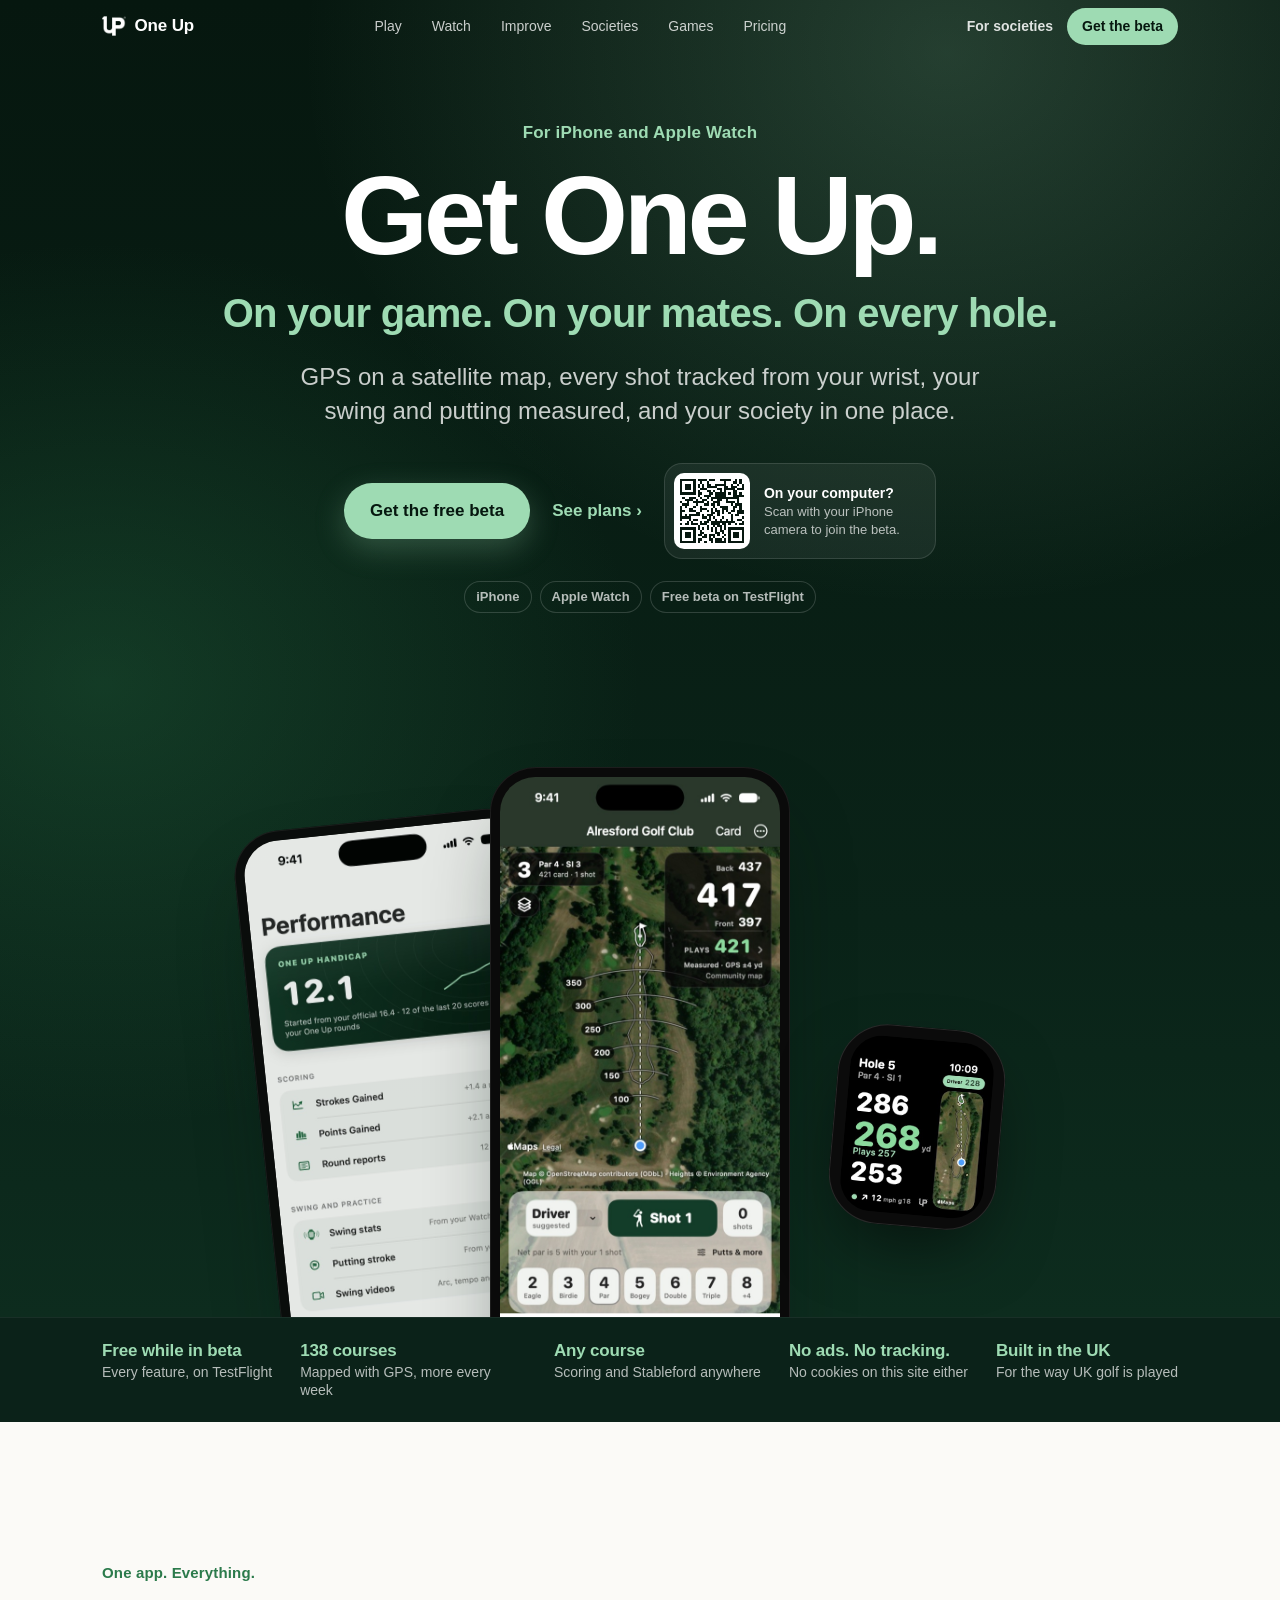
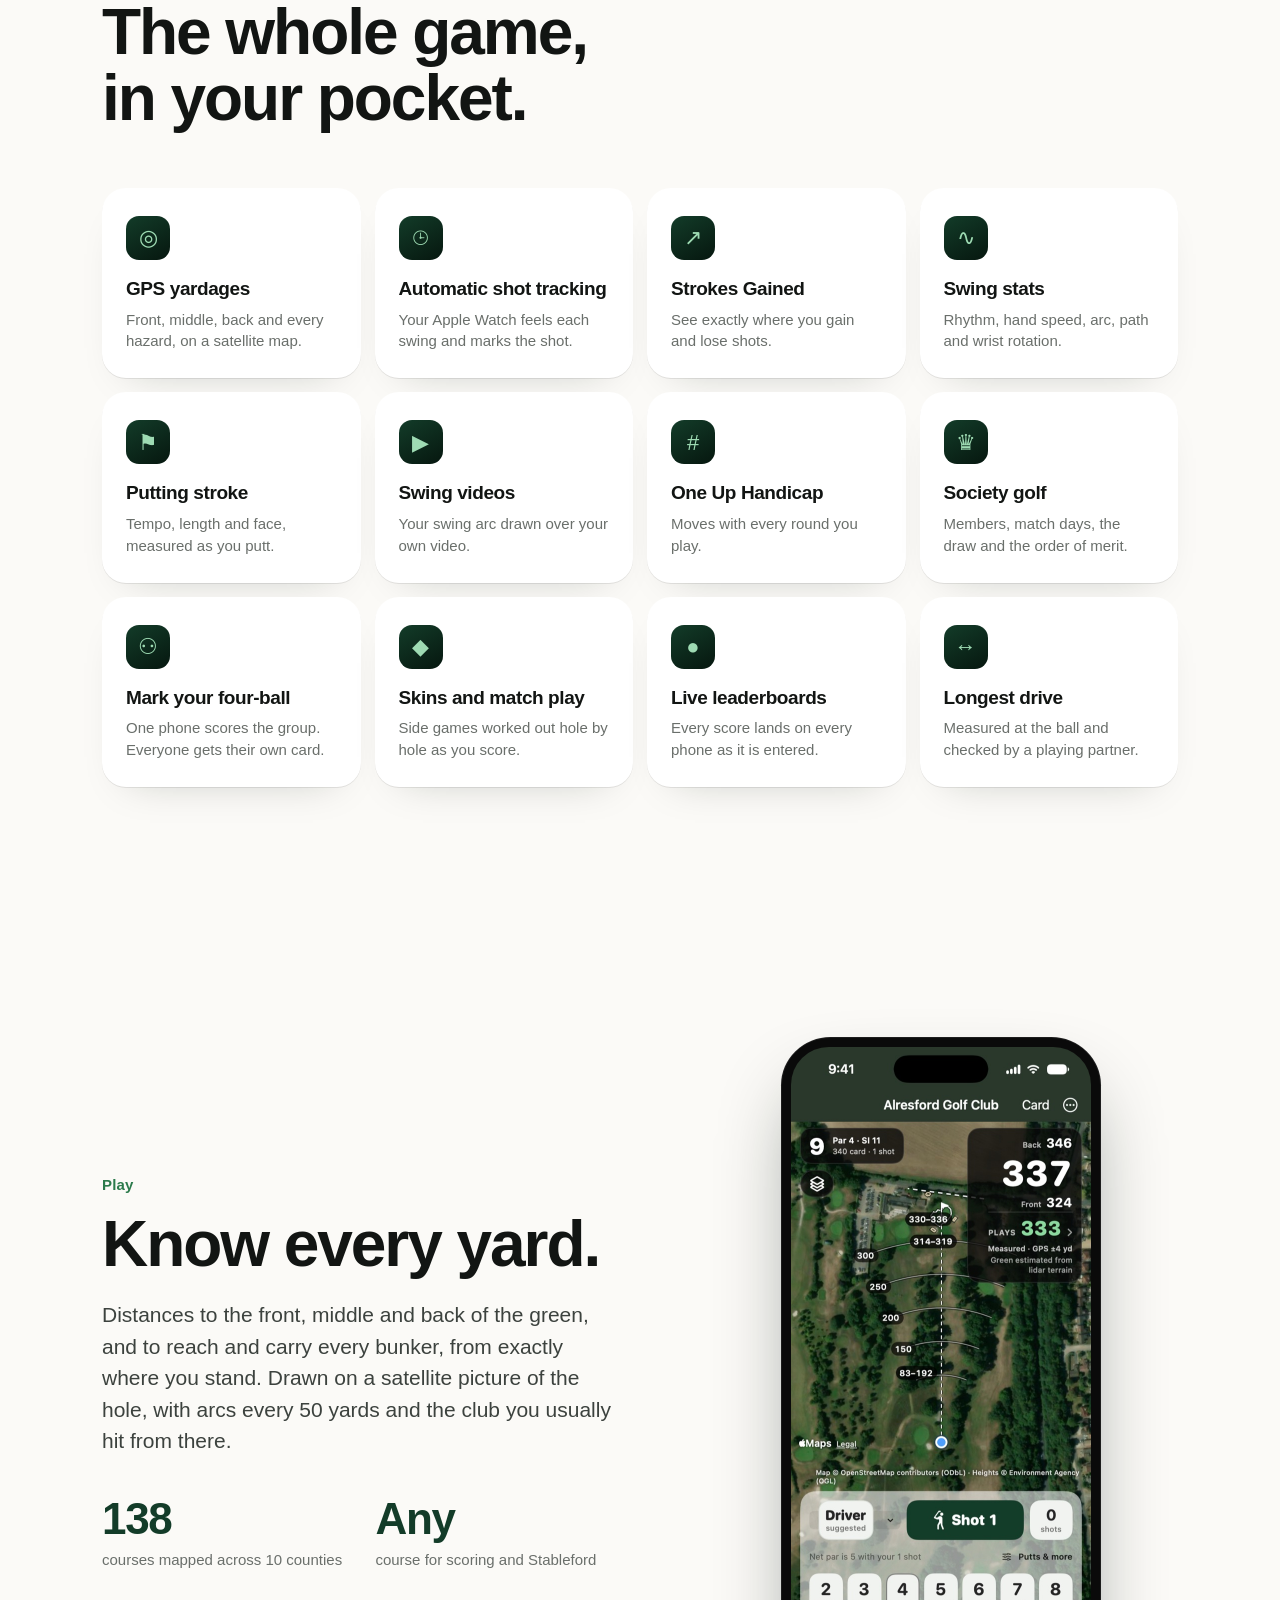
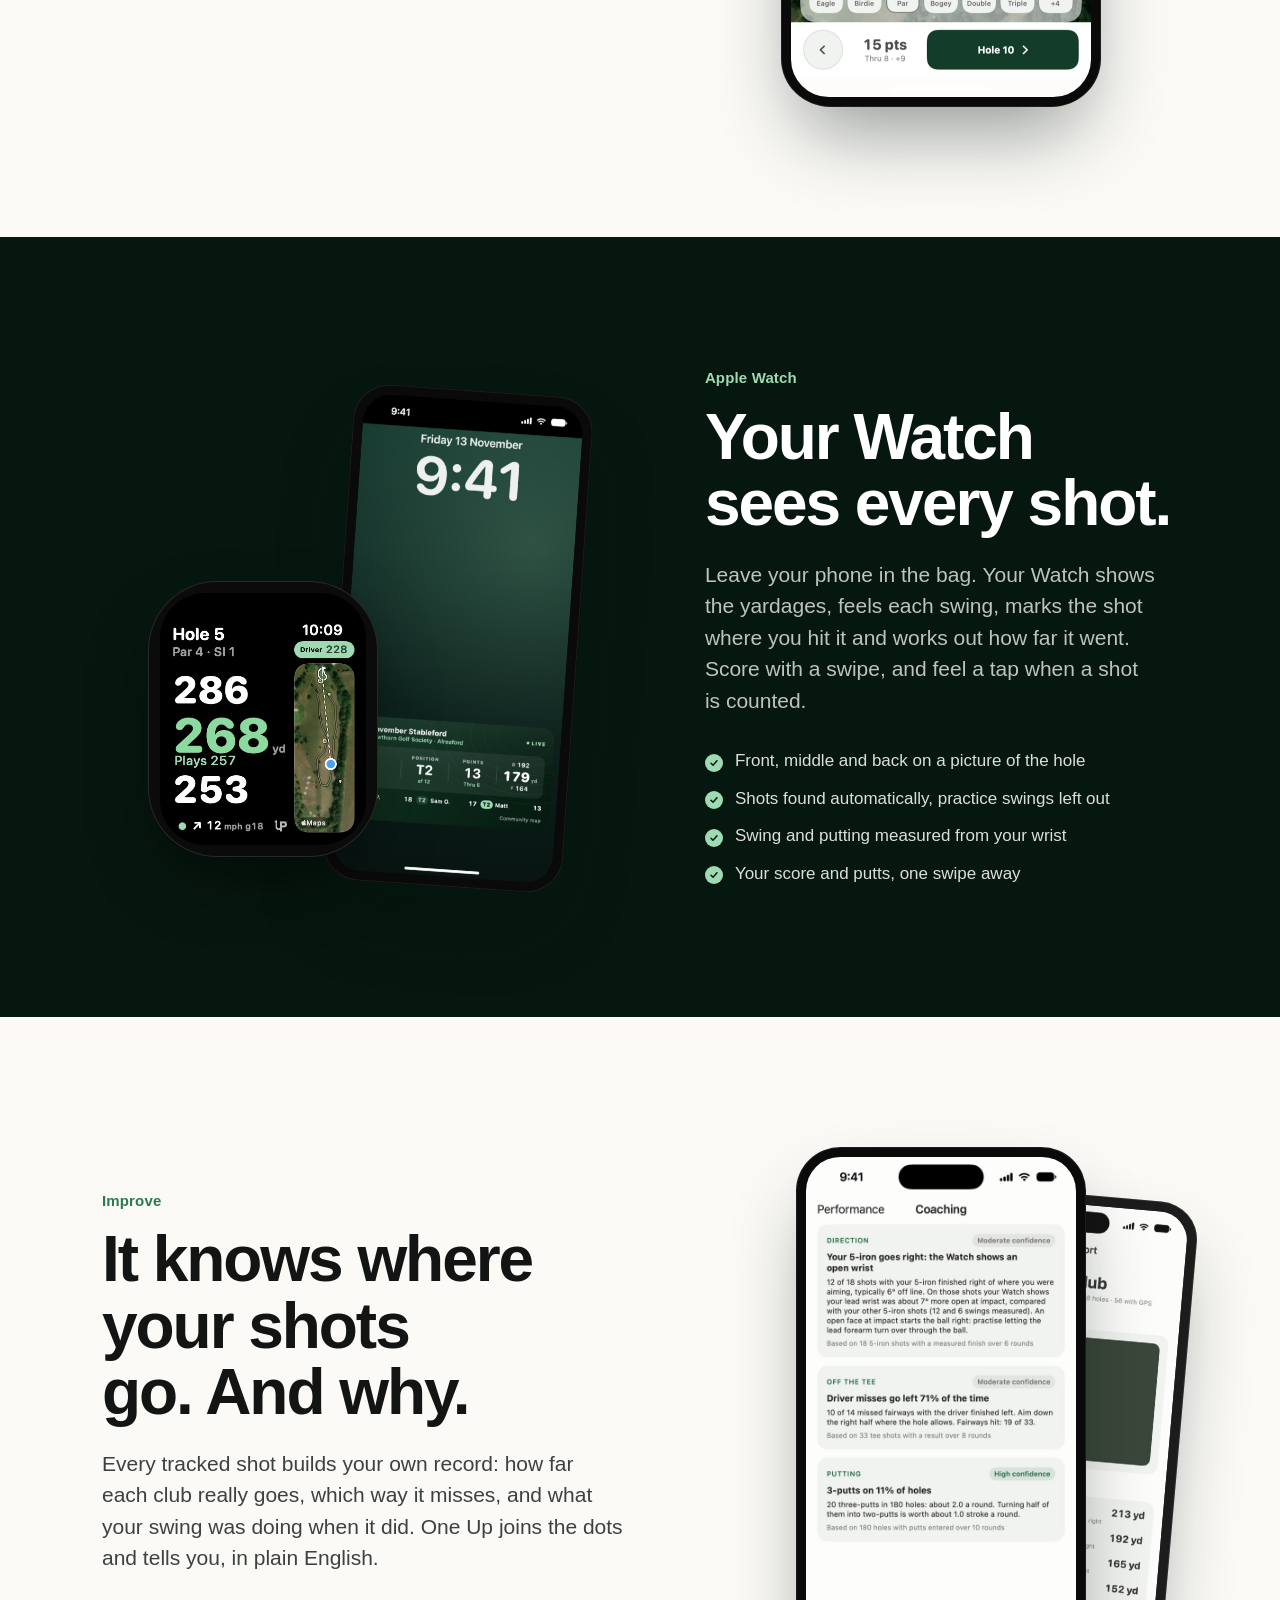
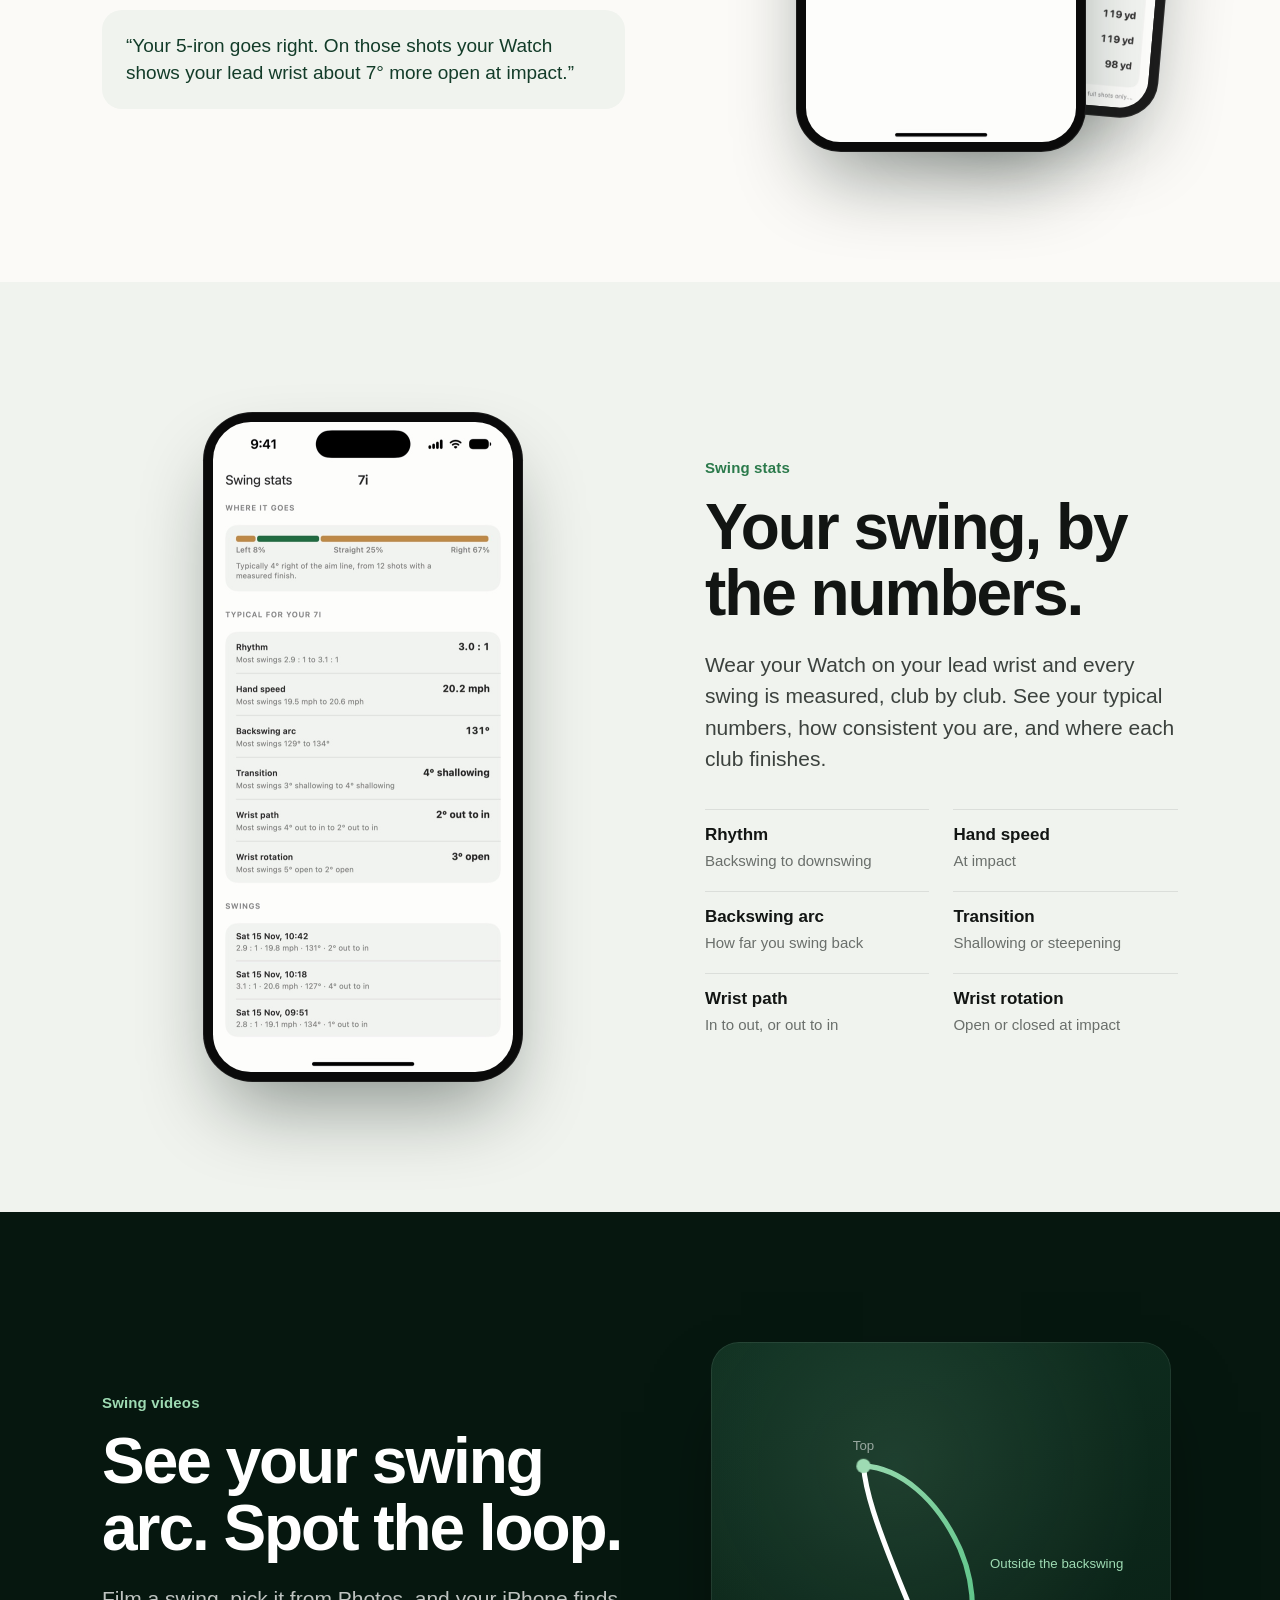
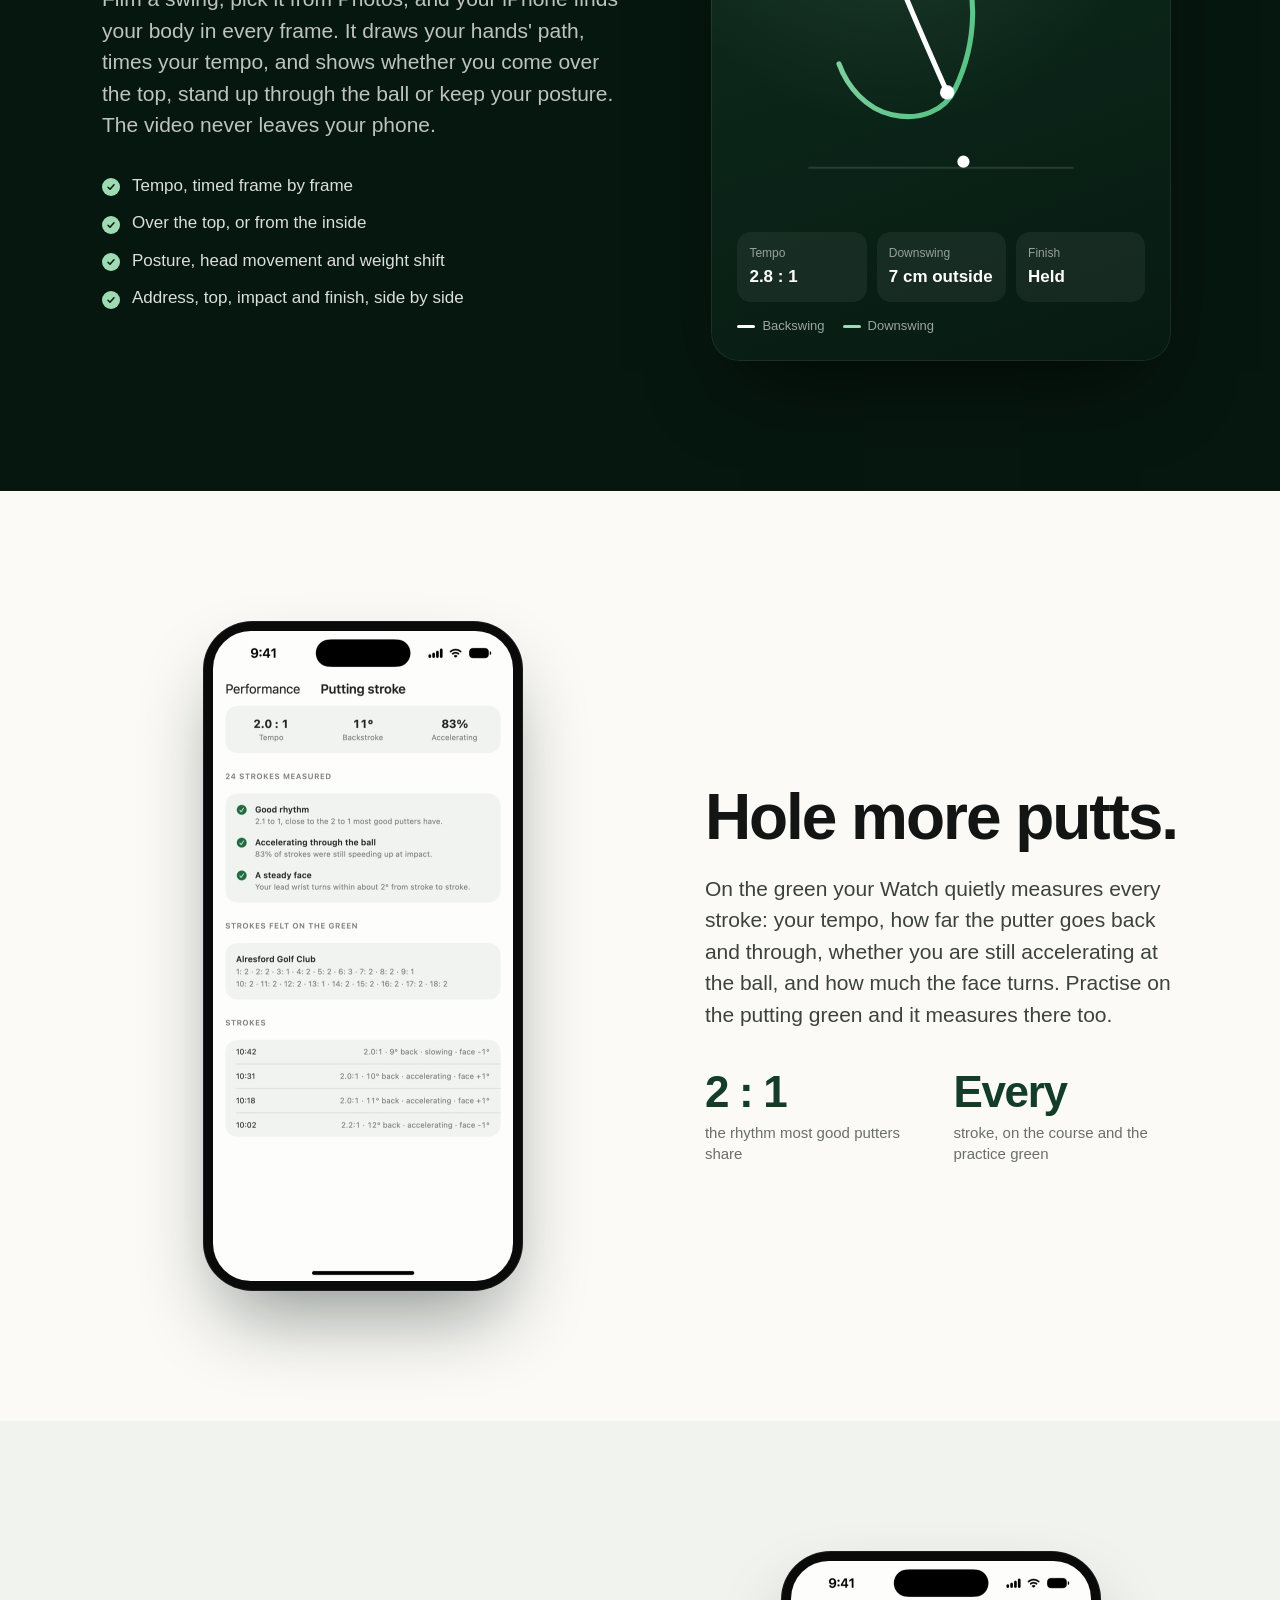
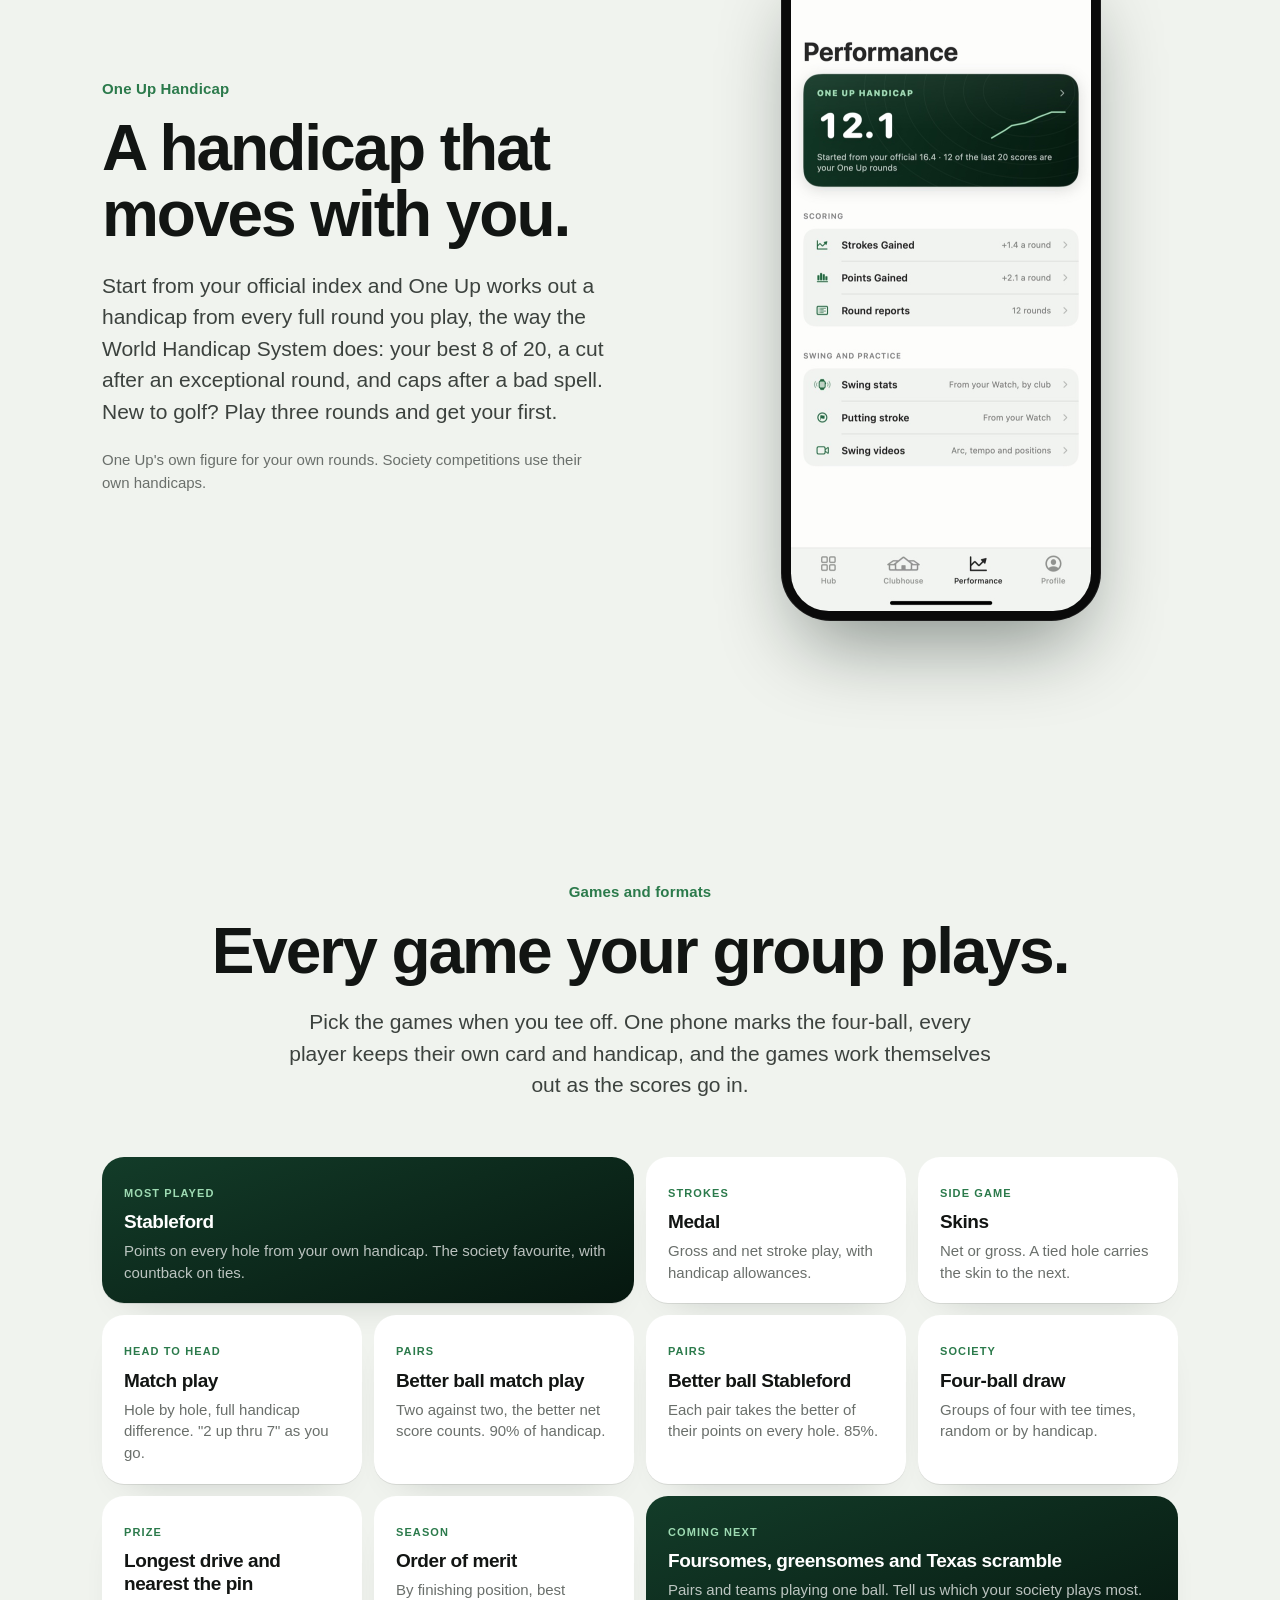
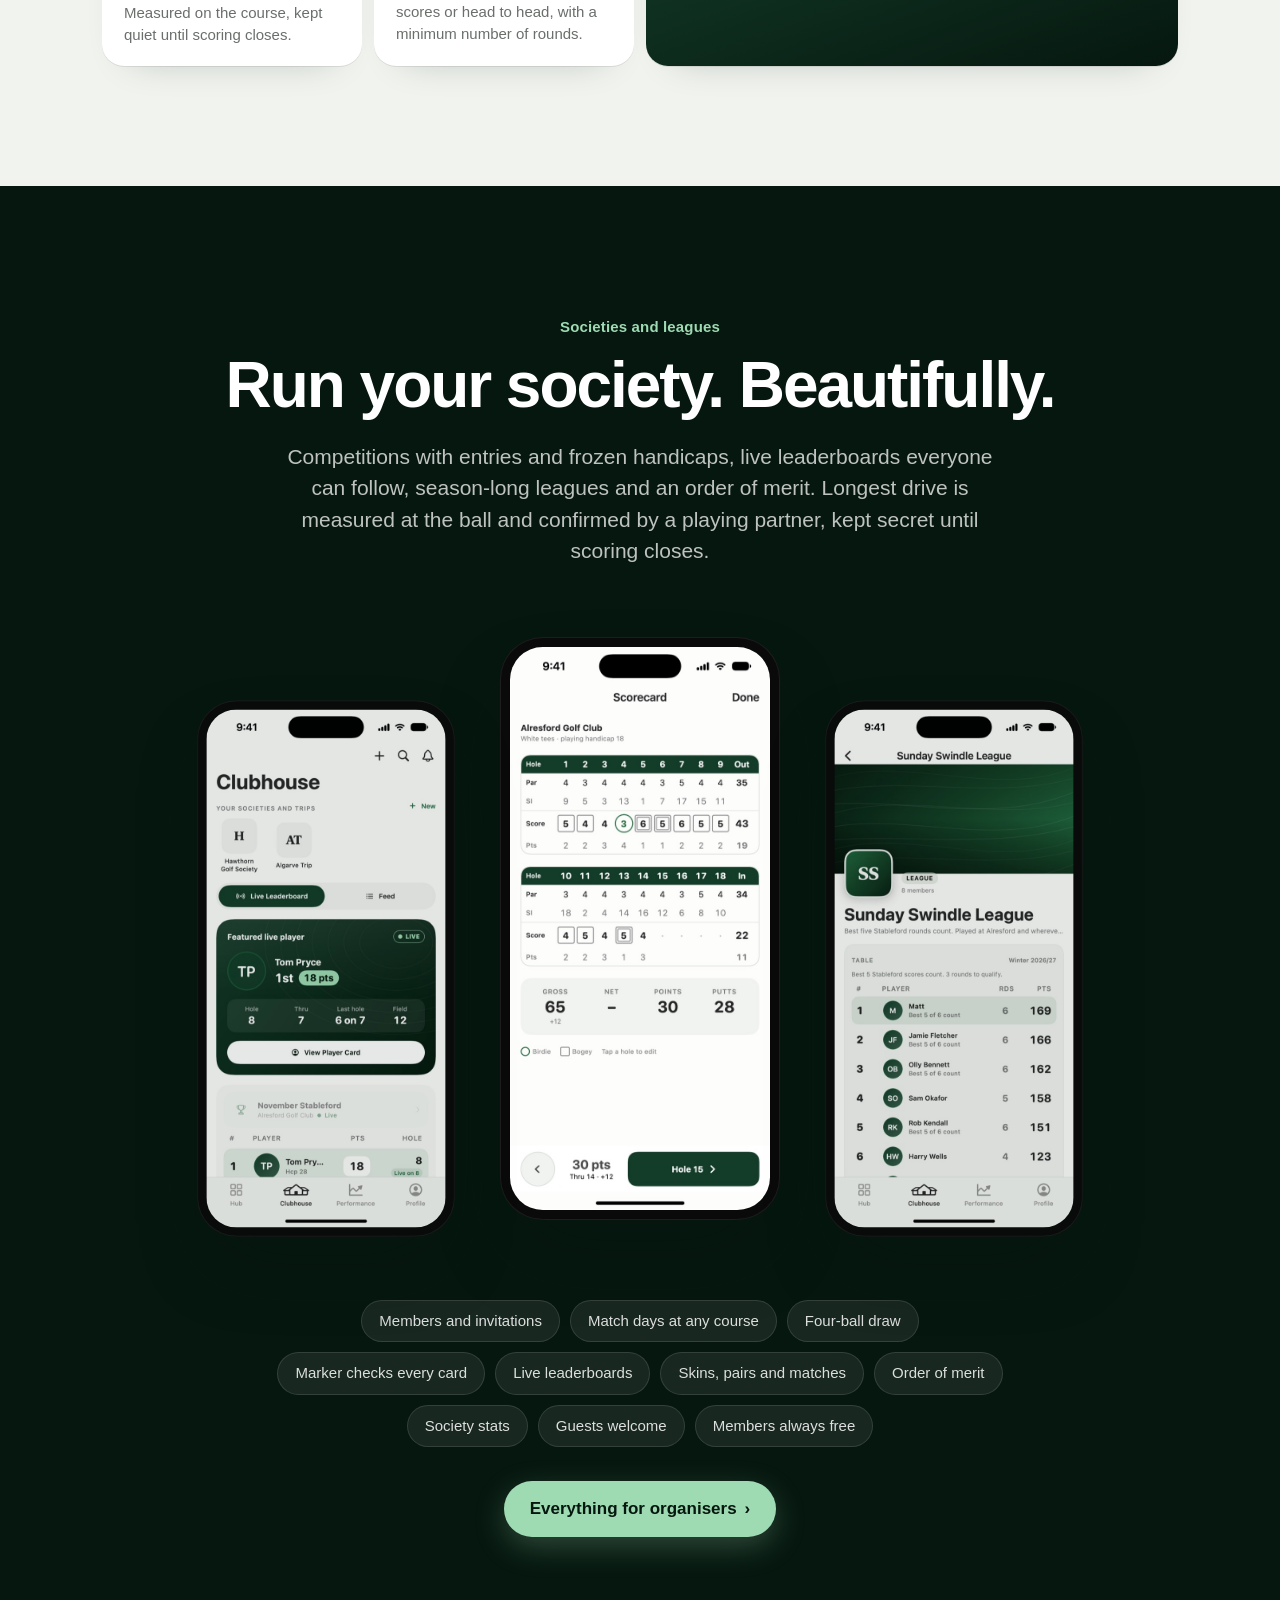
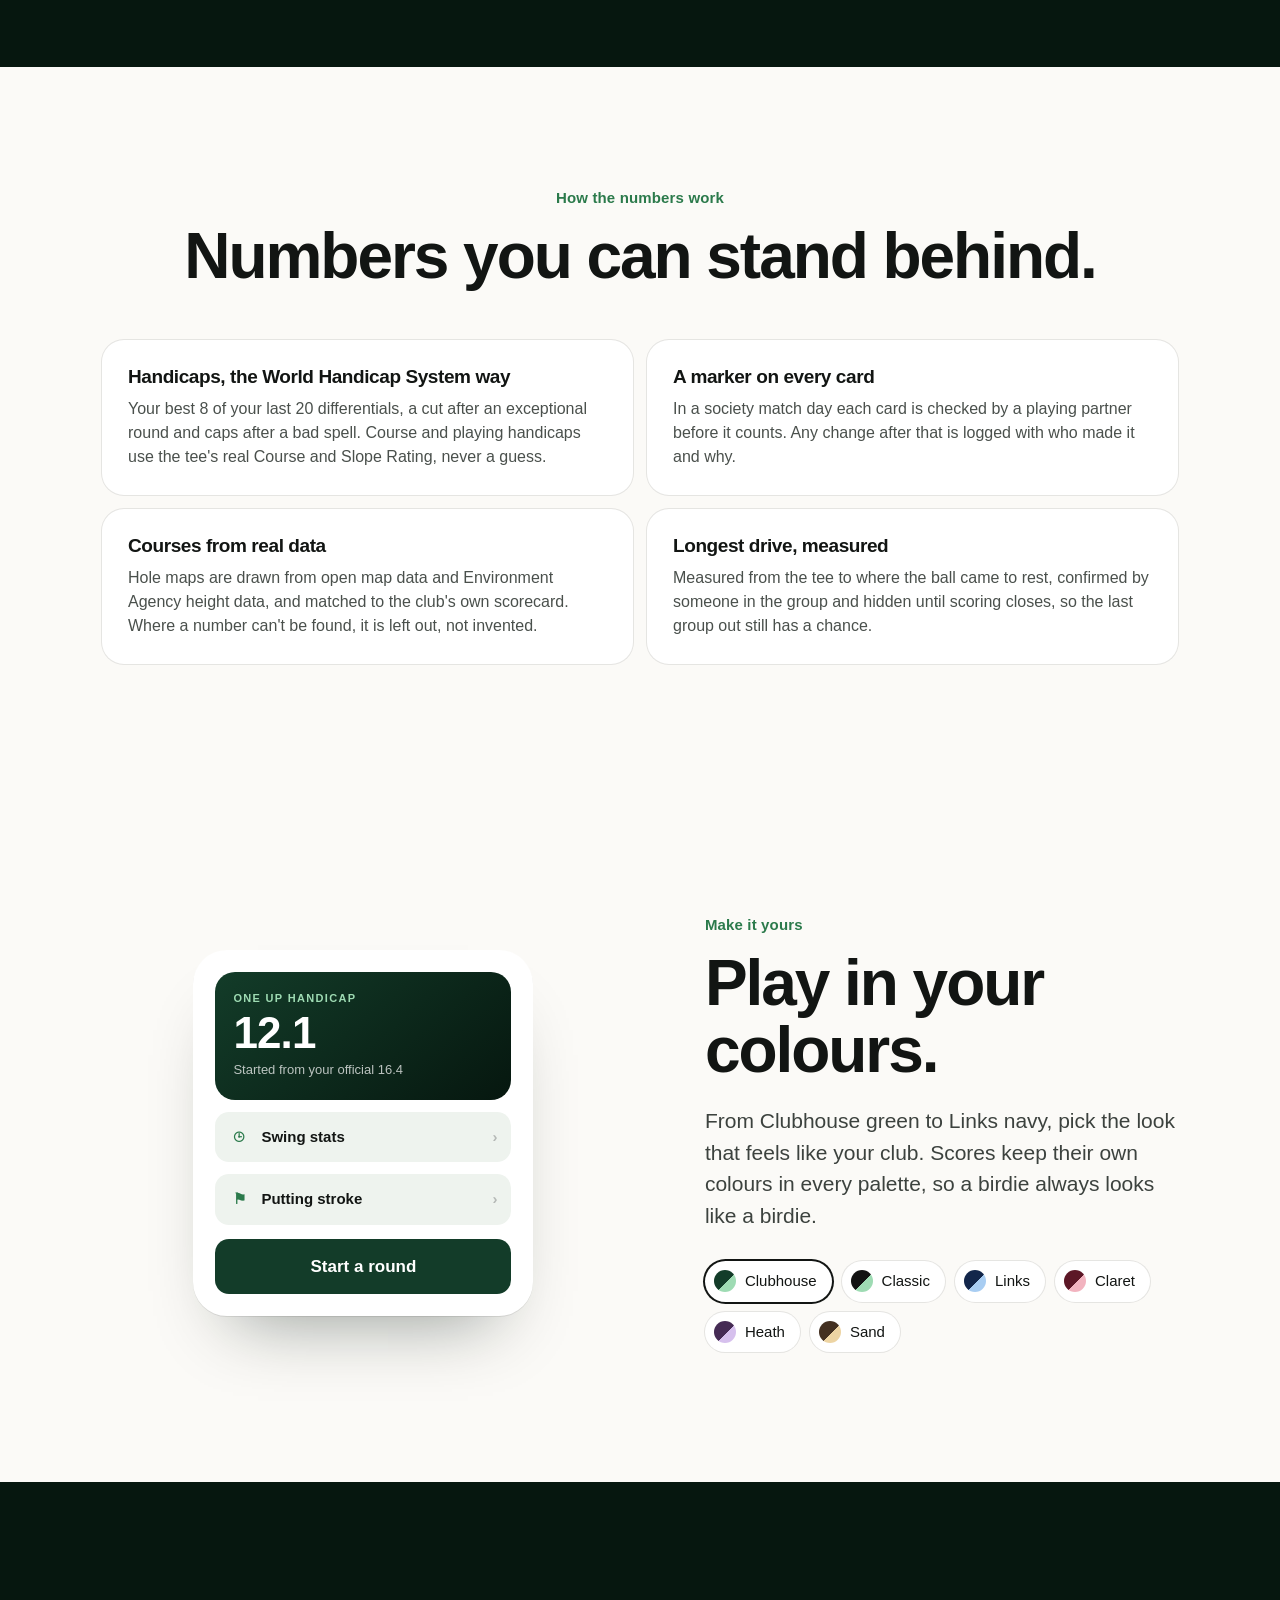
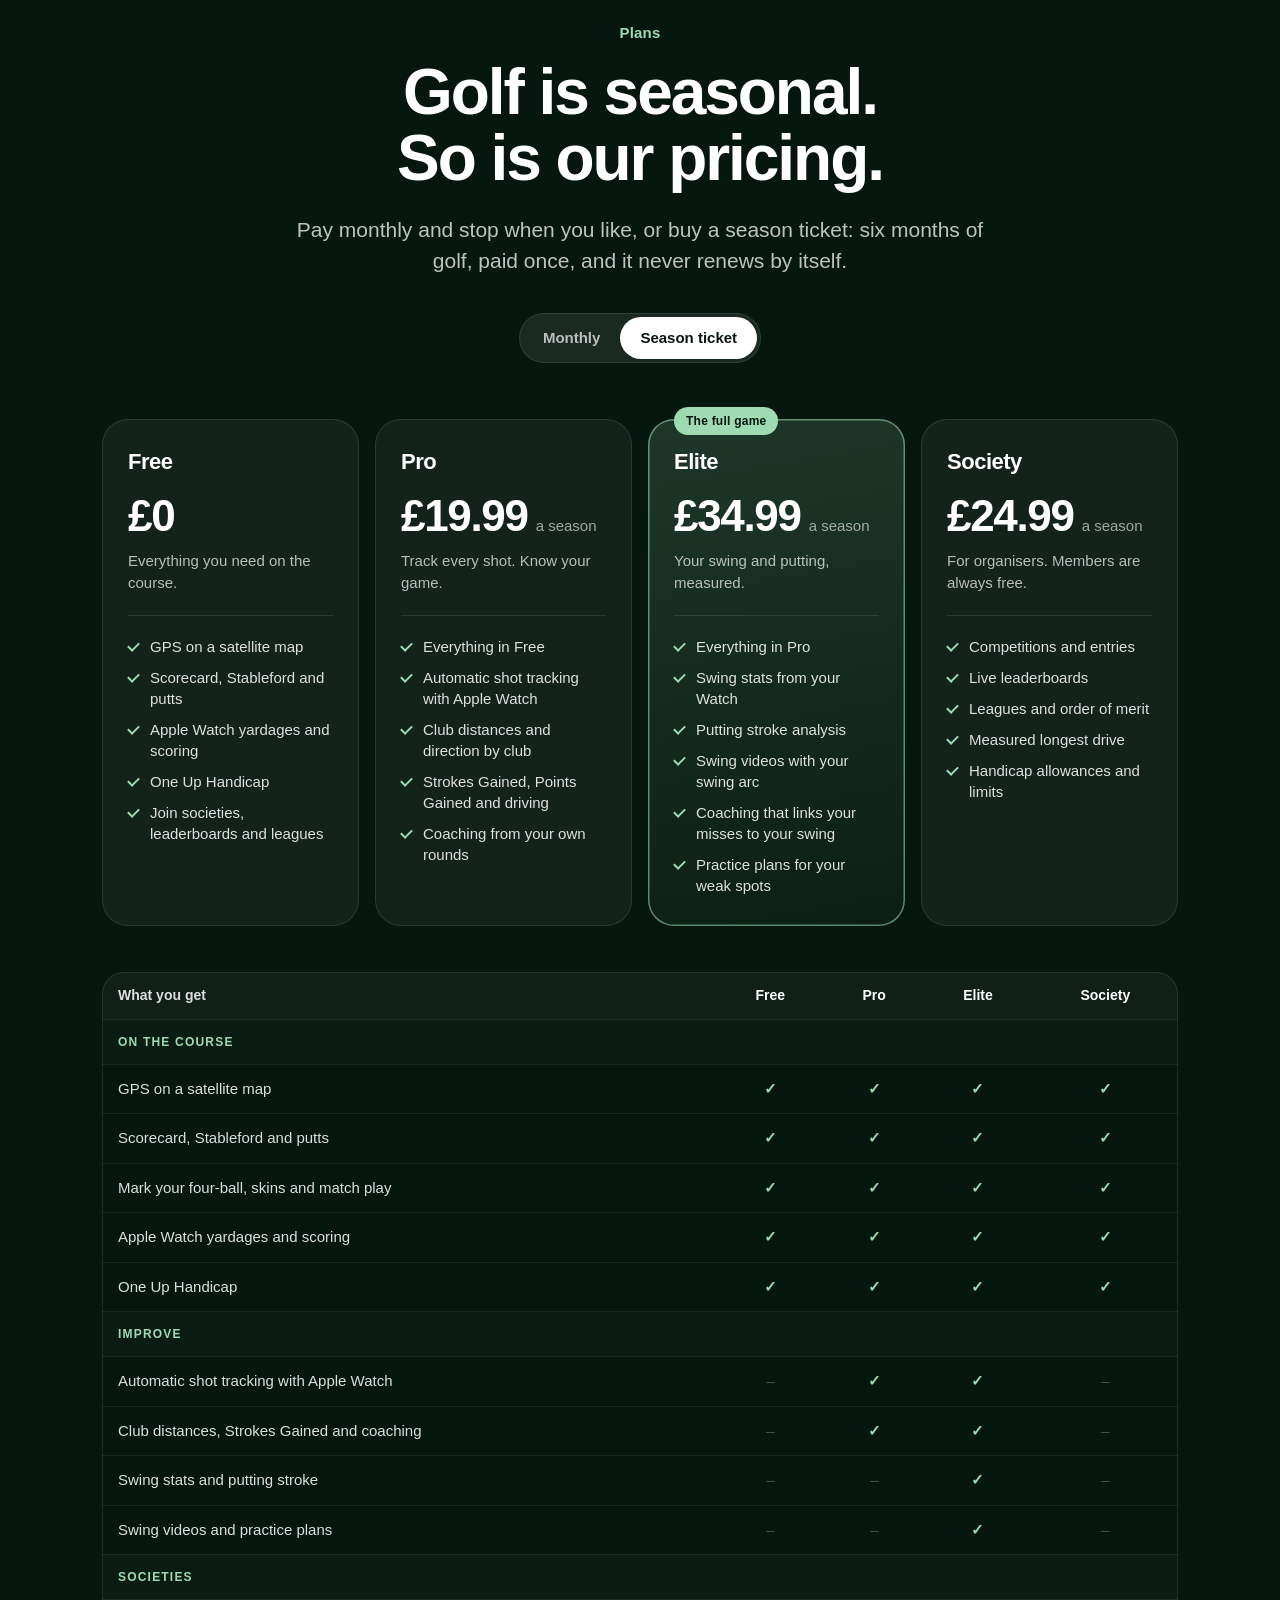
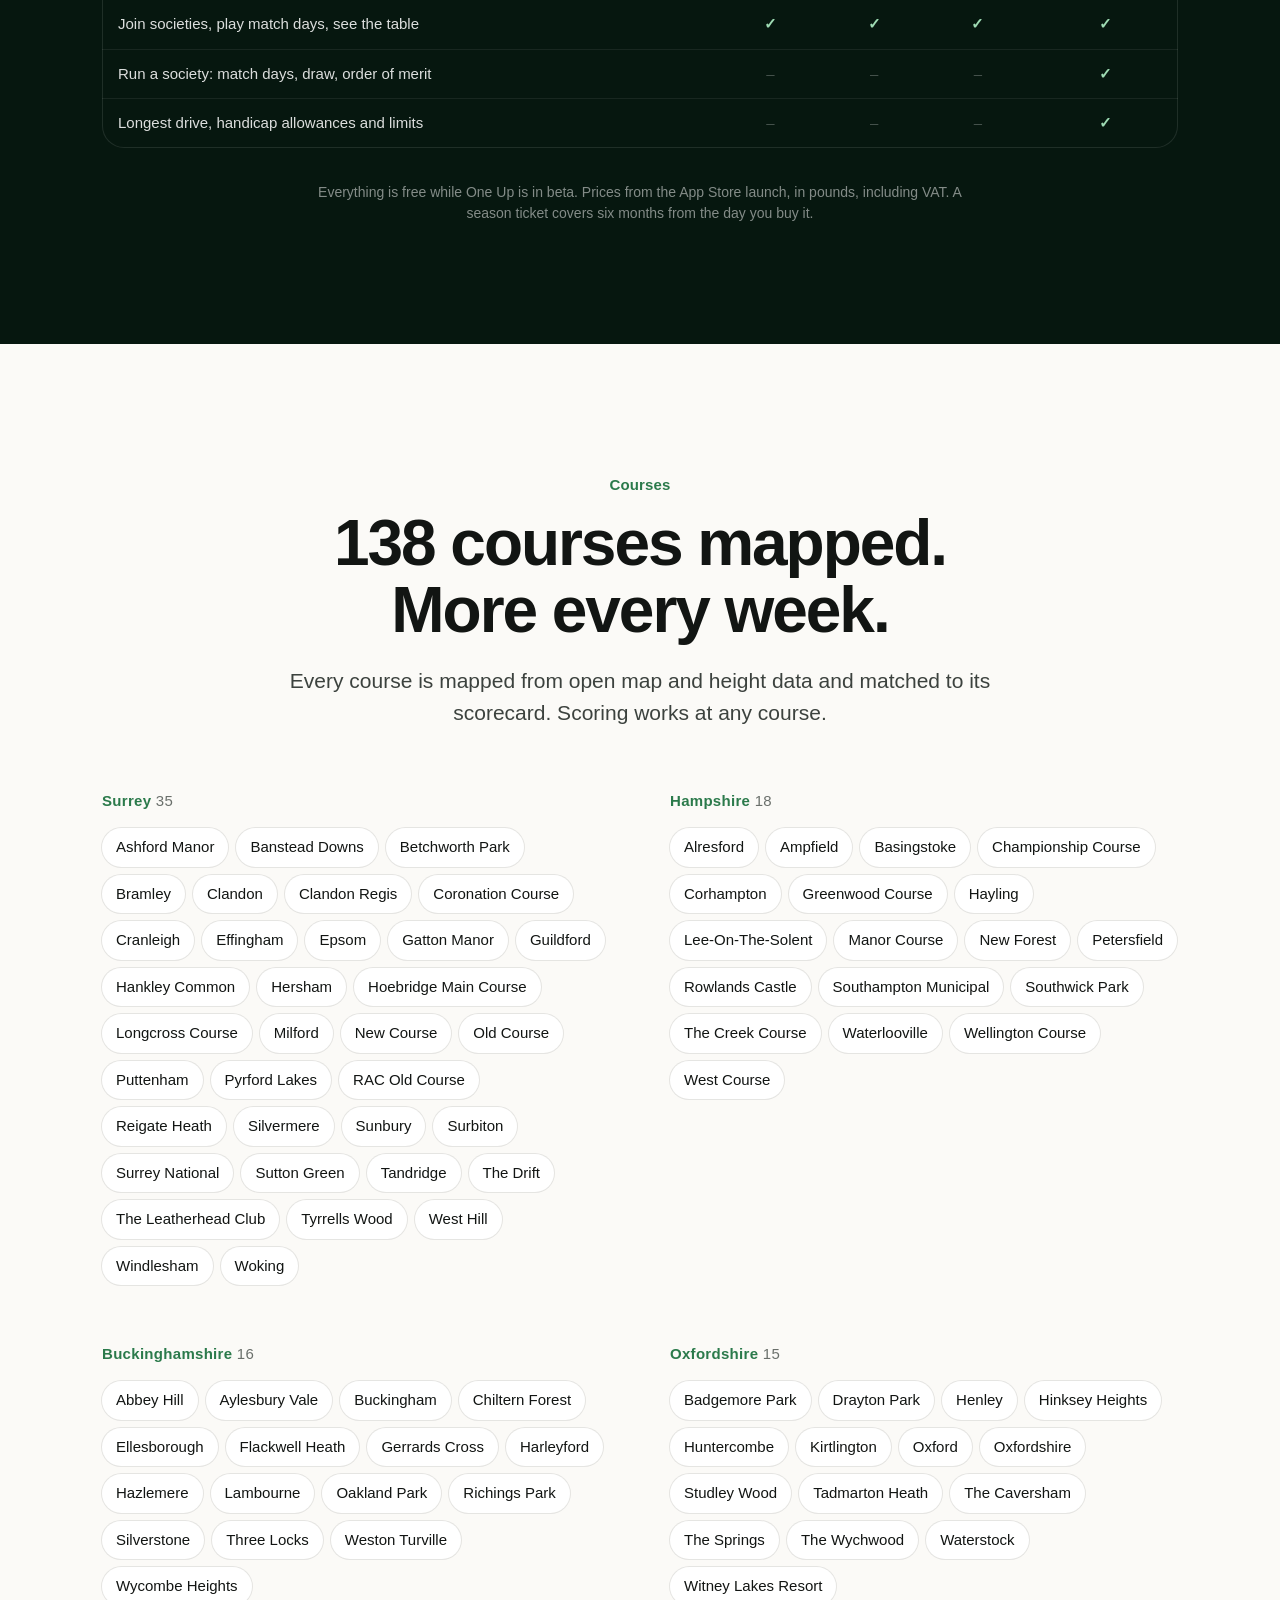
<file: index.html>
<!doctype html>
<html lang="en-GB">
<head>
<meta charset="utf-8">
<meta name="viewport" content="width=device-width, initial-scale=1, viewport-fit=cover">
<title>One Up: get one up on your game</title>
<meta name="description" content="GPS on a satellite map, automatic shot tracking with Apple Watch, swing and putting analysis, coaching from your own rounds and everything your golf society needs. One Up for iPhone and Apple Watch.">
<meta name="theme-color" content="#06170f">
<meta property="og:type" content="website">
<meta property="og:site_name" content="One Up">
<meta property="og:title" content="Get One Up">
<meta property="og:description" content="GPS, shot tracking, swing analysis and your golf society. One app, on iPhone and Apple Watch.">
<meta property="og:url" content="https://oneupapparel.com/">
<meta property="og:image" content="https://oneupapparel.com/invite/preview.png">
<meta property="og:image:type" content="image/png">
<meta property="og:image:width" content="1200">
<meta property="og:image:height" content="630">
<meta property="og:image:alt" content="The One Up logo beside the app's hole map.">
<meta name="twitter:card" content="summary_large_image">
<meta name="twitter:title" content="Get One Up">
<meta name="twitter:description" content="GPS, shot tracking, swing analysis and your golf society. One app, on iPhone and Apple Watch.">
<meta name="twitter:image" content="https://oneupapparel.com/invite/preview.png">
<link rel="icon" href="https://gjreyupevmijlrhcgfhg.supabase.co/storage/v1/object/public/brand/one-up-icon-192.png">
<link rel="apple-touch-icon" href="https://gjreyupevmijlrhcgfhg.supabase.co/storage/v1/object/public/brand/one-up-icon-192.png">
<link rel="stylesheet" href="/home.css">
<script src="/config.js"></script>
</head>
<body>
<!-- The One Up home page. Screens in /img/ are drawn from the app's own views with made-up golfers (SiteScreenshots and
     SiteScreenshotsFeatures in the app's tests); hole maps sit on Apple's satellite imagery from MapKit. No tracking,
     no cookies, no third-party scripts. -->

<nav class="nav" id="nav" aria-label="Main">
  <div class="nav-in">
    <a class="logo" href="#top" aria-label="One Up home"><img src="/img/mark-white.png" width="113" height="96" alt="">One Up</a>
    <div class="links">
      <a href="#play">Play</a>
      <a href="#watch">Watch</a>
      <a href="#improve">Improve</a>
      <a href="#societies">Societies</a>
      <a href="#games">Games</a>
      <a href="#pricing">Pricing</a>
    </div>
    <div class="nav-cta">
      <a class="society-link" href="/societies/">For societies</a>
      <a class="pill small" data-get href="#get">Get the beta</a>
    </div>
  </div>
</nav>

<main id="top">

<!-- Hero -->
<section class="hero dark">
  <div class="glow" aria-hidden="true"></div>
  <div class="wrap hero-in">
    <p class="eyebrow reveal">For iPhone and Apple Watch</p>
    <h1 class="reveal">Get One&nbsp;Up.</h1>
    <p class="sub reveal">On your game. On your mates. On every hole.</p>
    <p class="lede reveal">GPS on a satellite map, every shot tracked from your wrist, your swing and putting measured, and your society in one place.</p>
    <div class="actions reveal">
      <a class="pill mint" data-get href="#get">Get the free beta</a>
      <a class="text-link" href="#pricing">See plans <span aria-hidden="true">›</span></a>
      <div class="qr"><img src="/img/beta-qr.svg" width="76" height="76" alt="QR code for the One Up beta on TestFlight"><p><strong>On your computer?</strong>Scan with your iPhone camera to join the beta.</p></div>
    </div>
    <div class="platforms reveal" aria-label="Works on"><span>iPhone</span><span>Apple Watch</span><span>Free beta on TestFlight</span></div>
    <div class="hero-devices reveal">
      <figure class="phone tilt-l"><img src="/img/hub.jpg" width="600" height="1301" alt="One Up's Performance page: the One Up Handicap at 12.1, started from an official 16.4, with Strokes Gained, Points Gained, Swing stats, Putting stroke and Swing videos."></figure>
      <figure class="phone lead"><img src="/img/gps.jpg" width="600" height="1301" alt="One Up's hole map on a satellite picture of the 3rd at Alresford: 417 yards to the middle of the green, 397 to the front and 437 to the back, plays like 421."></figure>
      <figure class="watch tilt-r"><img src="/img/watch-hole.jpg" width="410" height="502" alt="One Up on Apple Watch: 268 yards to the middle of the green on the 5th at Alresford, with the hole on a satellite picture."></figure>
    </div>
  </div>
</section>

<!-- Honest trust strip: facts only, no ratings or user counts while in beta -->
<section class="trust" aria-label="At a glance">
  <div class="wrap">
    <ul>
      <li><strong>Free while in beta</strong>Every feature, on TestFlight</li>
      <li><strong data-course-count>138 courses</strong>Mapped with GPS, more every week</li>
      <li><strong>Any course</strong>Scoring and Stableford anywhere</li>
      <li><strong>No ads. No tracking.</strong>No cookies on this site either</li>
      <li><strong>Built in the UK</strong>For the way UK golf is played</li>
    </ul>
  </div>
</section>

<!-- Everything in one -->
<section class="everything">
  <div class="wrap">
    <p class="eyebrow green reveal">One app. Everything.</p>
    <h2 class="reveal">The whole game,<br>in your pocket.</h2>
    <div class="bento">
      <article class="tile reveal"><span class="ic">◎</span><h3>GPS yardages</h3><p>Front, middle, back and every hazard, on a satellite map.</p></article>
      <article class="tile reveal"><span class="ic">⌚︎</span><h3>Automatic shot tracking</h3><p>Your Apple Watch feels each swing and marks the shot.</p></article>
      <article class="tile reveal"><span class="ic">↗</span><h3>Strokes Gained</h3><p>See exactly where you gain and lose shots.</p></article>
      <article class="tile reveal"><span class="ic">∿</span><h3>Swing stats</h3><p>Rhythm, hand speed, arc, path and wrist rotation.</p></article>
      <article class="tile reveal"><span class="ic">⚑</span><h3>Putting stroke</h3><p>Tempo, length and face, measured as you putt.</p></article>
      <article class="tile reveal"><span class="ic">▶</span><h3>Swing videos</h3><p>Your swing arc drawn over your own video.</p></article>
      <article class="tile reveal"><span class="ic">#</span><h3>One Up Handicap</h3><p>Moves with every round you play.</p></article>
      <article class="tile reveal"><span class="ic">♛</span><h3>Society golf</h3><p>Members, match days, the draw and the order of merit.</p></article>
      <article class="tile reveal"><span class="ic">⚇</span><h3>Mark your four-ball</h3><p>One phone scores the group. Everyone gets their own card.</p></article>
      <article class="tile reveal"><span class="ic">◆</span><h3>Skins and match play</h3><p>Side games worked out hole by hole as you score.</p></article>
      <article class="tile reveal"><span class="ic">●</span><h3>Live leaderboards</h3><p>Every score lands on every phone as it is entered.</p></article>
      <article class="tile reveal"><span class="ic">↔</span><h3>Longest drive</h3><p>Measured at the ball and checked by a playing partner.</p></article>
    </div>
  </div>
</section>

<!-- Play: GPS -->
<section class="chapter" id="play">
  <div class="wrap split">
    <div class="copy">
      <p class="eyebrow green reveal">Play</p>
      <h2 class="reveal">Know every yard.</h2>
      <p class="body reveal">Distances to the front, middle and back of the green, and to reach and carry every bunker, from exactly where you stand. Drawn on a satellite picture of the hole, with arcs every 50 yards and the club you usually hit from there.</p>
      <ul class="facts reveal">
        <li><strong>138</strong><span>courses mapped across 10 counties</span></li>
        <li><strong>Any</strong><span>course for scoring and Stableford</span></li>
      </ul>
    </div>
    <figure class="phone reveal"><img src="/img/gps-2.jpg" width="600" height="1301" loading="lazy" alt="The 9th at Alresford on a satellite map: 337 yards to the middle, 324 to the front, 346 to the back, with the distances to the trees and two greenside bunkers."></figure>
  </div>
</section>

<!-- Watch -->
<section class="chapter dark" id="watch">
  <div class="wrap split flip">
    <div class="copy">
      <p class="eyebrow mint reveal">Apple Watch</p>
      <h2 class="reveal">Your Watch sees every shot.</h2>
      <p class="body reveal">Leave your phone in the bag. Your Watch shows the yardages, feels each swing, marks the shot where you hit it and works out how far it went. Score with a swipe, and feel a tap when a shot is counted.</p>
      <ul class="ticks reveal">
        <li>Front, middle and back on a picture of the hole</li>
        <li>Shots found automatically, practice swings left out</li>
        <li>Swing and putting measured from your wrist</li>
        <li>Your score and putts, one swipe away</li>
      </ul>
    </div>
    <div class="duo reveal">
      <figure class="watch big"><img src="/img/watch-hole.jpg" width="410" height="502" loading="lazy" alt="One Up on Apple Watch on the 5th at Alresford."></figure>
      <figure class="phone small-phone"><img src="/img/lockscreen.jpg" width="600" height="1301" loading="lazy" alt="One Up's Live Activity on the Lock Screen during a society competition: hole 6, tied second of 12, 13 points through 5."></figure>
    </div>
  </div>
</section>

<!-- Improve: shot tracking + coaching -->
<section class="chapter" id="improve">
  <div class="wrap split">
    <div class="copy">
      <p class="eyebrow green reveal">Improve</p>
      <h2 class="reveal">It knows where your shots go. And&nbsp;why.</h2>
      <p class="body reveal">Every tracked shot builds your own record: how far each club really goes, which way it misses, and what your swing was doing when it did. One Up joins the dots and tells you, in plain English.</p>
      <blockquote class="quote reveal">“Your 5-iron goes right. On those shots your Watch shows your lead wrist about 7° more open at impact.”</blockquote>
    </div>
    <div class="duo reveal">
      <figure class="phone"><img src="/img/coaching.jpg" width="600" height="1301" loading="lazy" alt="One Up coaching: your 5-iron goes right, 12 of 18 shots finished right of where you were aiming, and the Watch shows the lead wrist about 7 degrees more open at impact on those shots."></figure>
      <figure class="phone back"><img src="/img/shotreport.jpg" width="600" height="1301" loading="lazy" alt="A round's shot report at Alresford: the shots on a hole map and each club's distances and how far offline it went."></figure>
    </div>
  </div>
</section>

<!-- Swing stats -->
<section class="chapter tint">
  <div class="wrap split flip">
    <div class="copy">
      <p class="eyebrow green reveal">Swing stats</p>
      <h2 class="reveal">Your swing, by the numbers.</h2>
      <p class="body reveal">Wear your Watch on your lead wrist and every swing is measured, club by club. See your typical numbers, how consistent you are, and where each club finishes.</p>
      <dl class="metrics reveal">
        <div><dt>Rhythm</dt><dd>Backswing to downswing</dd></div>
        <div><dt>Hand speed</dt><dd>At impact</dd></div>
        <div><dt>Backswing arc</dt><dd>How far you swing back</dd></div>
        <div><dt>Transition</dt><dd>Shallowing or steepening</dd></div>
        <div><dt>Wrist path</dt><dd>In to out, or out to in</dd></div>
        <div><dt>Wrist rotation</dt><dd>Open or closed at impact</dd></div>
      </dl>
    </div>
    <figure class="phone reveal"><img src="/img/swingstats.jpg" width="600" height="1301" loading="lazy" alt="Swing stats for a 7 iron: 67 percent of shots finish right, rhythm 3.0 to 1, hand speed 20.2 mph, backswing arc 131 degrees, transition 4 degrees shallowing, wrist path 2 degrees out to in, wrist rotation 3 degrees open."></figure>
  </div>
</section>

<!-- Swing videos -->
<section class="chapter dark" id="video">
  <div class="wrap split">
    <div class="copy">
      <p class="eyebrow mint reveal">Swing videos</p>
      <h2 class="reveal">See your swing arc. Spot the loop.</h2>
      <p class="body reveal">Film a swing, pick it from Photos, and your iPhone finds your body in every frame. It draws your hands' path, times your tempo, and shows whether you come over the top, stand up through the ball or keep your posture. The video never leaves your phone.</p>
      <ul class="ticks reveal">
        <li>Tempo, timed frame by frame</li>
        <li>Over the top, or from the inside</li>
        <li>Posture, head movement and weight shift</li>
        <li>Address, top, impact and finish, side by side</li>
      </ul>
    </div>
    <div class="arc-card reveal" aria-label="An illustration of a swing arc: the backswing in white, the downswing in green looping outside it, with tempo 2.8 to 1 and coming over the top by 7 centimetres.">
      <svg viewBox="0 0 400 440" class="arc" role="img" aria-hidden="true">
        <defs>
          <linearGradient id="down" x1="0" y1="0" x2="1" y2="1"><stop offset="0" stop-color="#9edbb3"/><stop offset="1" stop-color="#4fbf7f"/></linearGradient>
        </defs>
        <line x1="70" y1="392" x2="330" y2="392" stroke="rgba(255,255,255,.12)" stroke-width="2"/>
        <circle cx="222" cy="386" r="6" fill="#fff"/>
        <text x="124" y="80" fill="rgba(255,255,255,.55)" font-size="13" text-anchor="middle" font-family="-apple-system, sans-serif">Top</text>
        <text x="248" y="196" fill="#9edbb3" font-size="13" font-family="-apple-system, sans-serif">Outside the backswing</text>
        <path class="draw back" d="M206 318 C 192 286, 172 242, 154 196 C 138 156, 126 122, 124 96" fill="none" stroke="#fff" stroke-width="5" stroke-linecap="round"/>
        <path class="draw down" d="M124 96 C 160 98, 196 128, 218 176 C 236 216, 236 268, 214 314 C 204 336, 180 346, 152 340 C 126 334, 108 312, 100 290" fill="none" stroke="url(#down)" stroke-width="5" stroke-linecap="round"/>
        <circle cx="206" cy="318" r="7" fill="#fff" class="pop"/>
        <circle cx="124" cy="96" r="7" fill="#9edbb3" class="pop"/>
      </svg>
      <div class="readouts">
        <div><span>Tempo</span><strong>2.8 : 1</strong></div>
        <div><span>Downswing</span><strong>7 cm outside</strong></div>
        <div><span>Finish</span><strong>Held</strong></div>
      </div>
      <div class="legend"><span><i class="w"></i>Backswing</span><span><i class="g"></i>Downswing</span></div>
    </div>
  </div>
</section>

<!-- Putting -->
<section class="chapter">
  <div class="wrap split flip">
    <div class="copy">
      <p class="eyebrow green reveal">Putting stroke</p>
      <h2 class="reveal">Hole more putts.</h2>
      <p class="body reveal">On the green your Watch quietly measures every stroke: your tempo, how far the putter goes back and through, whether you are still accelerating at the ball, and how much the face turns. Practise on the putting green and it measures there too.</p>
      <ul class="facts reveal">
        <li><strong>2 : 1</strong><span>the rhythm most good putters share</span></li>
        <li><strong>Every</strong><span>stroke, on the course and the practice green</span></li>
      </ul>
    </div>
    <figure class="phone reveal"><img src="/img/putting.jpg" width="600" height="1301" loading="lazy" alt="Putting stroke: tempo 2.0 to 1, backstroke 11 degrees, 83 percent of strokes accelerating, with good rhythm, accelerating through the ball and a steady face."></figure>
  </div>
</section>

<!-- Handicap + hub -->
<section class="chapter tint">
  <div class="wrap split">
    <div class="copy">
      <p class="eyebrow green reveal">One Up Handicap</p>
      <h2 class="reveal">A handicap that moves with&nbsp;you.</h2>
      <p class="body reveal">Start from your official index and One Up works out a handicap from every full round you play, the way the World Handicap System does: your best 8 of 20, a cut after an exceptional round, and caps after a bad spell. New to golf? Play three rounds and get your first.</p>
      <p class="body small reveal">One Up's own figure for your own rounds. Society competitions use their own handicaps.</p>
    </div>
    <figure class="phone reveal"><img src="/img/hub.jpg" width="600" height="1301" loading="lazy" alt="The Performance page with the One Up Handicap at 12.1."></figure>
  </div>
</section>


<!-- Games and formats -->
<section class="formats tint" id="games">
  <div class="wrap">
    <div class="center">
      <p class="eyebrow green reveal">Games and formats</p>
      <h2 class="reveal">Every game your group plays.</h2>
      <p class="body reveal narrow">Pick the games when you tee off. One phone marks the four-ball, every player keeps their own card and handicap, and the games work themselves out as the scores go in.</p>
    </div>
    <div class="format-grid">
      <article class="format feature wide reveal"><b>Most played</b><h3>Stableford</h3><p>Points on every hole from your own handicap. The society favourite, with countback on ties.</p></article>
      <article class="format reveal"><b>Strokes</b><h3>Medal</h3><p>Gross and net stroke play, with handicap allowances.</p></article>
      <article class="format reveal"><b>Side game</b><h3>Skins</h3><p>Net or gross. A tied hole carries the skin to the next.</p></article>
      <article class="format reveal"><b>Head to head</b><h3>Match play</h3><p>Hole by hole, full handicap difference. "2 up thru 7" as you go.</p></article>
      <article class="format reveal"><b>Pairs</b><h3>Better ball match play</h3><p>Two against two, the better net score counts. 90% of handicap.</p></article>
      <article class="format reveal"><b>Pairs</b><h3>Better ball Stableford</h3><p>Each pair takes the better of their points on every hole. 85%.</p></article>
      <article class="format reveal"><b>Society</b><h3>Four-ball draw</h3><p>Groups of four with tee times, random or by handicap.</p></article>
      <article class="format reveal"><b>Prize</b><h3>Longest drive and nearest the pin</h3><p>Measured on the course, kept quiet until scoring closes.</p></article>
      <article class="format reveal"><b>Season</b><h3>Order of merit</h3><p>By finishing position, best scores or head to head, with a minimum number of rounds.</p></article>
      <article class="format feature wide reveal"><b>Coming next</b><h3>Foursomes, greensomes and Texas scramble</h3><p>Pairs and teams playing one ball. Tell us which your society plays most.</p></article>
    </div>
  </div>
</section>

<!-- Societies -->
<section class="chapter dark" id="societies">
  <div class="wrap">
    <div class="center">
      <p class="eyebrow mint reveal">Societies and leagues</p>
      <h2 class="reveal">Run your society. Beautifully.</h2>
      <p class="body reveal narrow">Competitions with entries and frozen handicaps, live leaderboards everyone can follow, season-long leagues and an order of merit. Longest drive is measured at the ball and confirmed by a playing partner, kept secret until scoring closes.</p>
    </div>
    <div class="trio reveal">
      <figure class="phone"><img src="/img/leaderboard.jpg" width="600" height="1301" loading="lazy" alt="The Clubhouse with a society's live leaderboard: the featured live player in first on 18 points through 7."></figure>
      <figure class="phone lead"><img src="/img/scoring.jpg" width="600" height="1301" loading="lazy" alt="The scorecard at Alresford with gross, net, Stableford points and putts."></figure>
      <figure class="phone"><img src="/img/league.jpg" width="600" height="1301" loading="lazy" alt="The Sunday Swindle League table with the best five Stableford scores counting."></figure>
    </div>
    <ul class="chips reveal">
      <li>Members and invitations</li><li>Match days at any course</li><li>Four-ball draw</li><li>Marker checks every card</li><li>Live leaderboards</li><li>Skins, pairs and matches</li><li>Order of merit</li><li>Society stats</li><li>Guests welcome</li><li>Members always free</li>
    </ul>
    <div class="actions center-actions reveal"><a class="pill mint" href="/societies/">Everything for organisers <span aria-hidden="true">›</span></a></div>
  </div>
</section>


<!-- Numbers you can trust -->
<section class="trustworthy">
  <div class="wrap">
    <div class="center">
      <p class="eyebrow green reveal">How the numbers work</p>
      <h2 class="reveal">Numbers you can stand behind.</h2>
    </div>
    <div class="why-grid">
      <article class="why reveal"><h3>Handicaps, the World Handicap System way</h3><p>Your best 8 of your last 20 differentials, a cut after an exceptional round and caps after a bad spell. Course and playing handicaps use the tee's real Course and Slope Rating, never a guess.</p></article>
      <article class="why reveal"><h3>A marker on every card</h3><p>In a society match day each card is checked by a playing partner before it counts. Any change after that is logged with who made it and why.</p></article>
      <article class="why reveal"><h3>Courses from real data</h3><p>Hole maps are drawn from open map data and Environment Agency height data, and matched to the club's own scorecard. Where a number can't be found, it is left out, not invented.</p></article>
      <article class="why reveal"><h3>Longest drive, measured</h3><p>Measured from the tee to where the ball came to rest, confirmed by someone in the group and hidden until scoring closes, so the last group out still has a chance.</p></article>
    </div>
  </div>
</section>

<!-- Make it yours -->
<section class="chapter" id="colour">
  <div class="wrap split flip">
    <div class="copy">
      <p class="eyebrow green reveal">Make it yours</p>
      <h2 class="reveal">Play in your colours.</h2>
      <p class="body reveal">From Clubhouse green to Links navy, pick the look that feels like your club. Scores keep their own colours in every palette, so a birdie always looks like a birdie.</p>
      <div class="swatches reveal" role="radiogroup" aria-label="Try a palette">
        <button role="radio" aria-checked="true" data-palette="clubhouse"><i style="--a:#133c29;--b:#9edbb3"></i>Clubhouse</button>
        <button role="radio" aria-checked="false" data-palette="classic"><i style="--a:#121212;--b:#9edbb3"></i>Classic</button>
        <button role="radio" aria-checked="false" data-palette="links"><i style="--a:#12264a;--b:#a8cdf2"></i>Links</button>
        <button role="radio" aria-checked="false" data-palette="claret"><i style="--a:#5c1726;--b:#f2b3bf"></i>Claret</button>
        <button role="radio" aria-checked="false" data-palette="heath"><i style="--a:#452b54;--b:#d6c0ed"></i>Heath</button>
        <button role="radio" aria-checked="false" data-palette="sand"><i style="--a:#433021;--b:#edd4a3"></i>Sand</button>
      </div>
    </div>
    <div class="mini reveal" id="mini" aria-hidden="true">
      <div class="mini-hero"><span>ONE UP HANDICAP</span><strong>12.1</strong><em>Started from your official 16.4</em></div>
      <div class="mini-row"><b>⌚︎</b>Swing stats<i>›</i></div>
      <div class="mini-row"><b>⚑</b>Putting stroke<i>›</i></div>
      <div class="mini-btn">Start a round</div>
    </div>
  </div>
</section>

<!-- Pricing -->
<section class="pricing dark" id="pricing">
  <div class="wrap">
    <div class="center">
      <p class="eyebrow mint reveal">Plans</p>
      <h2 class="reveal">Golf is seasonal.<br>So is our pricing.</h2>
      <p class="body reveal narrow">Pay monthly and stop when you like, or buy a season ticket: six months of golf, paid once, and it never renews by itself.</p>
      <div class="toggle reveal" role="tablist" aria-label="How you pay">
        <button role="tab" aria-selected="false" data-period="month">Monthly</button>
        <button role="tab" aria-selected="true" data-period="season">Season ticket</button>
      </div>
    </div>
    <div class="plans">
      <article class="plan reveal">
        <h3>Free</h3>
        <p class="price"><strong>£0</strong></p>
        <p class="tag">Everything you need on the course.</p>
        <ul>
          <li>GPS on a satellite map</li>
          <li>Scorecard, Stableford and putts</li>
          <li>Apple Watch yardages and scoring</li>
          <li>One Up Handicap</li>
          <li>Join societies, leaderboards and leagues</li>
        </ul>
      </article>
      <article class="plan reveal">
        <h3>Pro</h3>
        <p class="price"><strong data-month="£4.99" data-season="£19.99">£19.99</strong><span data-month="a month" data-season="a season">a season</span></p>
        <p class="tag">Track every shot. Know your game.</p>
        <ul>
          <li>Everything in Free</li>
          <li>Automatic shot tracking with Apple Watch</li>
          <li>Club distances and direction by club</li>
          <li>Strokes Gained, Points Gained and driving</li>
          <li>Coaching from your own rounds</li>
        </ul>
      </article>
      <article class="plan best reveal">
        <p class="flag">The full game</p>
        <h3>Elite</h3>
        <p class="price"><strong data-month="£7.99" data-season="£34.99">£34.99</strong><span data-month="a month" data-season="a season">a season</span></p>
        <p class="tag">Your swing and putting, measured.</p>
        <ul>
          <li>Everything in Pro</li>
          <li>Swing stats from your Watch</li>
          <li>Putting stroke analysis</li>
          <li>Swing videos with your swing arc</li>
          <li>Coaching that links your misses to your swing</li>
          <li>Practice plans for your weak spots</li>
        </ul>
      </article>
      <article class="plan reveal">
        <h3>Society</h3>
        <p class="price"><strong data-month="£3.99" data-season="£24.99">£24.99</strong><span data-month="a month" data-season="a season">a season</span></p>
        <p class="tag">For organisers. Members are always free.</p>
        <ul>
          <li>Competitions and entries</li>
          <li>Live leaderboards</li>
          <li>Leagues and order of merit</li>
          <li>Measured longest drive</li>
          <li>Handicap allowances and limits</li>
        </ul>
      </article>
    </div>
    <div class="compare-wrap reveal">
      <table class="compare">
        <thead><tr><th scope="col">What you get</th><th scope="col">Free</th><th scope="col">Pro</th><th scope="col">Elite</th><th scope="col">Society</th></tr></thead>
        <tbody>
          <tr class="grp"><td colspan="5">On the course</td></tr>
          <tr><td>GPS on a satellite map</td><td class="y">✓</td><td class="y">✓</td><td class="y">✓</td><td class="y">✓</td></tr>
          <tr><td>Scorecard, Stableford and putts</td><td class="y">✓</td><td class="y">✓</td><td class="y">✓</td><td class="y">✓</td></tr>
          <tr><td>Mark your four-ball, skins and match play</td><td class="y">✓</td><td class="y">✓</td><td class="y">✓</td><td class="y">✓</td></tr>
          <tr><td>Apple Watch yardages and scoring</td><td class="y">✓</td><td class="y">✓</td><td class="y">✓</td><td class="y">✓</td></tr>
          <tr><td>One Up Handicap</td><td class="y">✓</td><td class="y">✓</td><td class="y">✓</td><td class="y">✓</td></tr>
          <tr class="grp"><td colspan="5">Improve</td></tr>
          <tr><td>Automatic shot tracking with Apple Watch</td><td class="n">–</td><td class="y">✓</td><td class="y">✓</td><td class="n">–</td></tr>
          <tr><td>Club distances, Strokes Gained and coaching</td><td class="n">–</td><td class="y">✓</td><td class="y">✓</td><td class="n">–</td></tr>
          <tr><td>Swing stats and putting stroke</td><td class="n">–</td><td class="n">–</td><td class="y">✓</td><td class="n">–</td></tr>
          <tr><td>Swing videos and practice plans</td><td class="n">–</td><td class="n">–</td><td class="y">✓</td><td class="n">–</td></tr>
          <tr class="grp"><td colspan="5">Societies</td></tr>
          <tr><td>Join societies, play match days, see the table</td><td class="y">✓</td><td class="y">✓</td><td class="y">✓</td><td class="y">✓</td></tr>
          <tr><td>Run a society: match days, draw, order of merit</td><td class="n">–</td><td class="n">–</td><td class="n">–</td><td class="y">✓</td></tr>
          <tr><td>Longest drive, handicap allowances and limits</td><td class="n">–</td><td class="n">–</td><td class="n">–</td><td class="y">✓</td></tr>
        </tbody>
      </table>
    </div>
    <p class="fine reveal">Everything is free while One Up is in beta. Prices from the App Store launch, in pounds, including VAT. A season ticket covers six months from the day you buy it.</p>
  </div>
</section>

<!-- Courses -->
<section class="courses" id="courses">
  <div class="wrap">
    <div class="center">
      <p class="eyebrow green reveal">Courses</p>
      <h2 class="reveal">138 courses mapped.<br>More every week.</h2>
      <p class="body reveal narrow">Every course is mapped from open map and height data and matched to its scorecard. Scoring works at any course.</p>
    </div>
<!-- courses:start (pipeline/scripts/site_courses.py) -->
    <div class="counties reveal">
      <div>
        <h3>Surrey <span style="color:var(--muted);font-weight:500">35</span></h3>
        <ul class="course-list">
          <li>Ashford Manor</li><li>Banstead Downs</li><li>Betchworth Park</li><li>Bramley</li><li>Clandon</li><li>Clandon Regis</li><li>Coronation Course</li><li>Cranleigh</li><li>Effingham</li><li>Epsom</li><li>Gatton Manor</li><li>Guildford</li><li>Hankley Common</li><li>Hersham</li><li>Hoebridge Main Course</li><li>Longcross Course</li><li>Milford</li><li>New Course</li><li>Old Course</li><li>Puttenham</li><li>Pyrford Lakes</li><li>RAC Old Course</li><li>Reigate Heath</li><li>Silvermere</li><li>Sunbury</li><li>Surbiton</li><li>Surrey National</li><li>Sutton Green</li><li>Tandridge</li><li>The Drift</li><li>The Leatherhead Club</li><li>Tyrrells Wood</li><li>West Hill</li><li>Windlesham</li><li>Woking</li>
        </ul>
      </div>
      <div>
        <h3>Hampshire <span style="color:var(--muted);font-weight:500">18</span></h3>
        <ul class="course-list">
          <li>Alresford</li><li>Ampfield</li><li>Basingstoke</li><li>Championship Course</li><li>Corhampton</li><li>Greenwood Course</li><li>Hayling</li><li>Lee-On-The-Solent</li><li>Manor Course</li><li>New Forest</li><li>Petersfield</li><li>Rowlands Castle</li><li>Southampton Municipal</li><li>Southwick Park</li><li>The Creek Course</li><li>Waterlooville</li><li>Wellington Course</li><li>West Course</li>
        </ul>
      </div>
      <div>
        <h3>Buckinghamshire <span style="color:var(--muted);font-weight:500">16</span></h3>
        <ul class="course-list">
          <li>Abbey Hill</li><li>Aylesbury Vale</li><li>Buckingham</li><li>Chiltern Forest</li><li>Ellesborough</li><li>Flackwell Heath</li><li>Gerrards Cross</li><li>Harleyford</li><li>Hazlemere</li><li>Lambourne</li><li>Oakland Park</li><li>Richings Park</li><li>Silverstone</li><li>Three Locks</li><li>Weston Turville</li><li>Wycombe Heights</li>
        </ul>
      </div>
      <div>
        <h3>Oxfordshire <span style="color:var(--muted);font-weight:500">15</span></h3>
        <ul class="course-list">
          <li>Badgemore Park</li><li>Drayton Park</li><li>Henley</li><li>Hinksey Heights</li><li>Huntercombe</li><li>Kirtlington</li><li>Oxford</li><li>Oxfordshire</li><li>Studley Wood</li><li>Tadmarton Heath</li><li>The Caversham</li><li>The Springs</li><li>The Wychwood</li><li>Waterstock</li><li>Witney Lakes Resort</li>
        </ul>
      </div>
      <div>
        <h3>Kent <span style="color:var(--muted);font-weight:500">11</span></h3>
        <ul class="course-list">
          <li>Knole Park</li><li>Lamberhurst</li><li>Littlestone</li><li>Lullingstone Park</li><li>Mid Kent</li><li>North Foreland</li><li>Sene Valley</li><li>The Royal St. George's</li><li>Walmer and Kingsdown</li><li>Westerham</li><li>Wildernesse Club</li>
        </ul>
      </div>
      <div>
        <h3>Berkshire <span style="color:var(--muted);font-weight:500">10</span></h3>
        <ul class="course-list">
          <li>Bearwood Lakes</li><li>Donnington Valley</li><li>Hennerton</li><li>Mill Ride</li><li>Newbury & Crookham</li><li>Royal Ascot</li><li>Temple</li><li>The West Berkshire</li><li>Theale</li><li>Winter Hill</li>
        </ul>
      </div>
      <div>
        <h3>Wiltshire <span style="color:var(--muted);font-weight:500">10</span></h3>
        <ul class="course-list">
          <li>Chippenham</li><li>High Post</li><li>Kingsdown</li><li>North Wilts</li><li>Ogbourne Downs</li><li>Salisbury and South Wilts</li><li>The Manor House</li><li>Upavon</li><li>West Wilts</li><li>Wrag Barn</li>
        </ul>
      </div>
      <div>
        <h3>Dorset <span style="color:var(--muted);font-weight:500">8</span></h3>
        <ul class="course-list">
          <li>Bridport and West Dorset</li><li>Bulbury Woods</li><li>Came Down</li><li>Crane Valley - Valley Course</li><li>Ferndown</li><li>Highcliffe Castle</li><li>Remedy Oak</li><li>Yeovil</li>
        </ul>
      </div>
      <div>
        <h3>West Sussex <span style="color:var(--muted);font-weight:500">8</span></h3>
        <ul class="course-list">
          <li>Cowdray Park</li><li>Dyke</li><li>Haywards Heath</li><li>Lindfield</li><li>Pyecombe</li><li>Rookwood</li><li>Slinfold Park</li><li>West Sussex</li>
        </ul>
      </div>
      <div>
        <h3>East Sussex <span style="color:var(--muted);font-weight:500">6</span></h3>
        <ul class="course-list">
          <li>Cooden Beach</li><li>Highwoods</li><li>Mid Sussex</li><li>Piltdown</li><li>Rye Golf Club Old Course</li><li>West Hove</li>
        </ul>
      </div>
      <div>
        <h3>Spain <span style="color:var(--muted);font-weight:500">1</span></h3>
        <ul class="course-list">
          <li>La Finca</li>
        </ul>
      </div>
    </div>
  <!-- courses:end -->
  </div>
</section>

<!-- Privacy promise -->
<section class="promise tint">
  <div class="wrap promise-in">
    <div class="reveal"><strong>No ads.</strong><span>Just golf, on a clean screen.</span></div>
    <div class="reveal"><strong>Your videos stay yours.</strong><span>Swing videos are read on your iPhone and never uploaded.</span></div>
    <div class="reveal"><strong>Private by default.</strong><span>Your rounds are yours until you share them.</span></div>
  </div>
</section>


<!-- Who makes it -->
<section class="founder tint">
  <div class="wrap">
    <div class="founder-in">
      <img class="reveal" src="/img/mark-white.png" width="113" height="96" alt="One Up">
      <div class="reveal">
        <blockquote>One Up is made by a golfer who runs a society that plays a different course every month. Every feature is tried on real rounds first, then by our beta testers, before it reaches you.</blockquote>
        <cite>Questions, ideas or a format your society plays? <a href="mailto:matt@oneupapparel.com">Email us</a> or find us on <a href="https://www.instagram.com/playoneupgolf/">Instagram</a>.</cite>
      </div>
    </div>
  </div>
</section>

<!-- Get it -->
<section class="get dark" id="get">
  <div class="glow low" aria-hidden="true"></div>
  <div class="wrap center">
    <img class="mark reveal" src="/img/mark-white.png" width="113" height="96" alt="">
    <h2 class="reveal">See you on the first tee.</h2>
    <p class="body reveal narrow" id="beta-note">One Up is in beta on iPhone. Install Apple's free TestFlight app, then tap the button to join.</p>
    <div class="actions reveal center-actions">
      <a class="pill ghost" href="https://apps.apple.com/app/testflight/id899247664">1. Get TestFlight</a>
      <a class="pill mint" id="get-beta" data-get href="#get">2. Join the One Up beta</a>
    </div>
    <div class="actions center-actions reveal"><div class="qr"><img src="/img/beta-qr.svg" width="76" height="76" alt="QR code for the One Up beta on TestFlight"><p><strong>Reading this on a computer?</strong>Point your iPhone camera here.</p></div></div>
  </div>
</section>

<!-- Questions -->
<section class="faq">
  <div class="wrap">
    <h2 class="reveal">Questions</h2>
    <div class="qs">
      <details class="reveal"><summary>Is One Up free?</summary><p>Yes. GPS, scoring, your Watch, the One Up Handicap and joining societies are free. Pro and Elite add shot tracking, Strokes Gained and swing and putting analysis. Everything is free during the beta.</p></details>
      <details class="reveal"><summary>What is a season ticket?</summary><p>Six months of Pro, Elite or Society, paid once from the day you buy it. It never renews by itself; we remind you before it ends.</p></details>
      <details class="reveal"><summary>Do I need an Apple Watch?</summary><p>No. GPS, scoring and swing videos work on iPhone alone. Shot tracking, swing stats and putting stroke need an Apple Watch on your lead wrist.</p></details>
      <details class="reveal"><summary>Which courses have GPS?</summary><p>138 courses across Surrey, Hampshire, Buckinghamshire, Oxfordshire, Kent, Berkshire, Wiltshire, Dorset, West Sussex and East Sussex, with more mapped every week. Scoring works at any course.</p></details>
      <details class="reveal"><summary>Is it an official handicap?</summary><p>No. The One Up Handicap is worked out the way the World Handicap System does it, from your One Up rounds, but it is One Up's own figure and nothing is sent to England Golf.</p></details>
      <details class="reveal"><summary>Can I score for my whole group?</summary><p>Yes. Choose Group when you start a round and add your playing partners by their One Up code or by name. You mark everyone on your phone, each player keeps their own card and handicap, and players with One Up get their card in their own app when the round finishes.</p></details>
      <details class="reveal"><summary>Which games can we play?</summary><p>Stableford and medal on everyone's card, plus skins (net or gross, with carry-overs), match play and better ball, worked out as you score. Society match days add skins across the field, better ball pairs and four-ball matches from the draw.</p></details>
      <details class="reveal"><summary>Do my society's members have to pay?</summary><p>No. Members are always free. The Society plan is for the organiser who runs it, and everything is free during the beta.</p></details>
      <details class="reveal"><summary>Is there an Android version?</summary><p>Yes, in testing. Open this page on your Android phone and tap Download. iPhone and Android golfers play in the same societies; the Apple Watch features are iPhone only.</p></details>
    </div>
  </div>
</section>
</main>

<footer class="foot">
  <div class="wrap foot-in">
    <a class="logo dark-logo" href="#top"><img src="/img/mark-white.png" width="113" height="96" alt="">One Up</a>
    <nav aria-label="Footer"><a href="/societies/">For societies</a><a href="#pricing">Pricing</a><a href="/privacy/">Privacy</a><a href="mailto:matt@oneupapparel.com">Contact</a><a href="https://www.instagram.com/playoneupgolf/">Instagram</a></nav>
    <p>Screens show the app with made-up golfers and scores. Maps © OpenStreetMap contributors. Contains Environment Agency data, OGL v3. Apple Watch and iPhone are trademarks of Apple Inc.</p>
  </div>
</footer>
<script src="/home.js"></script>
</body>
</html>
</file>
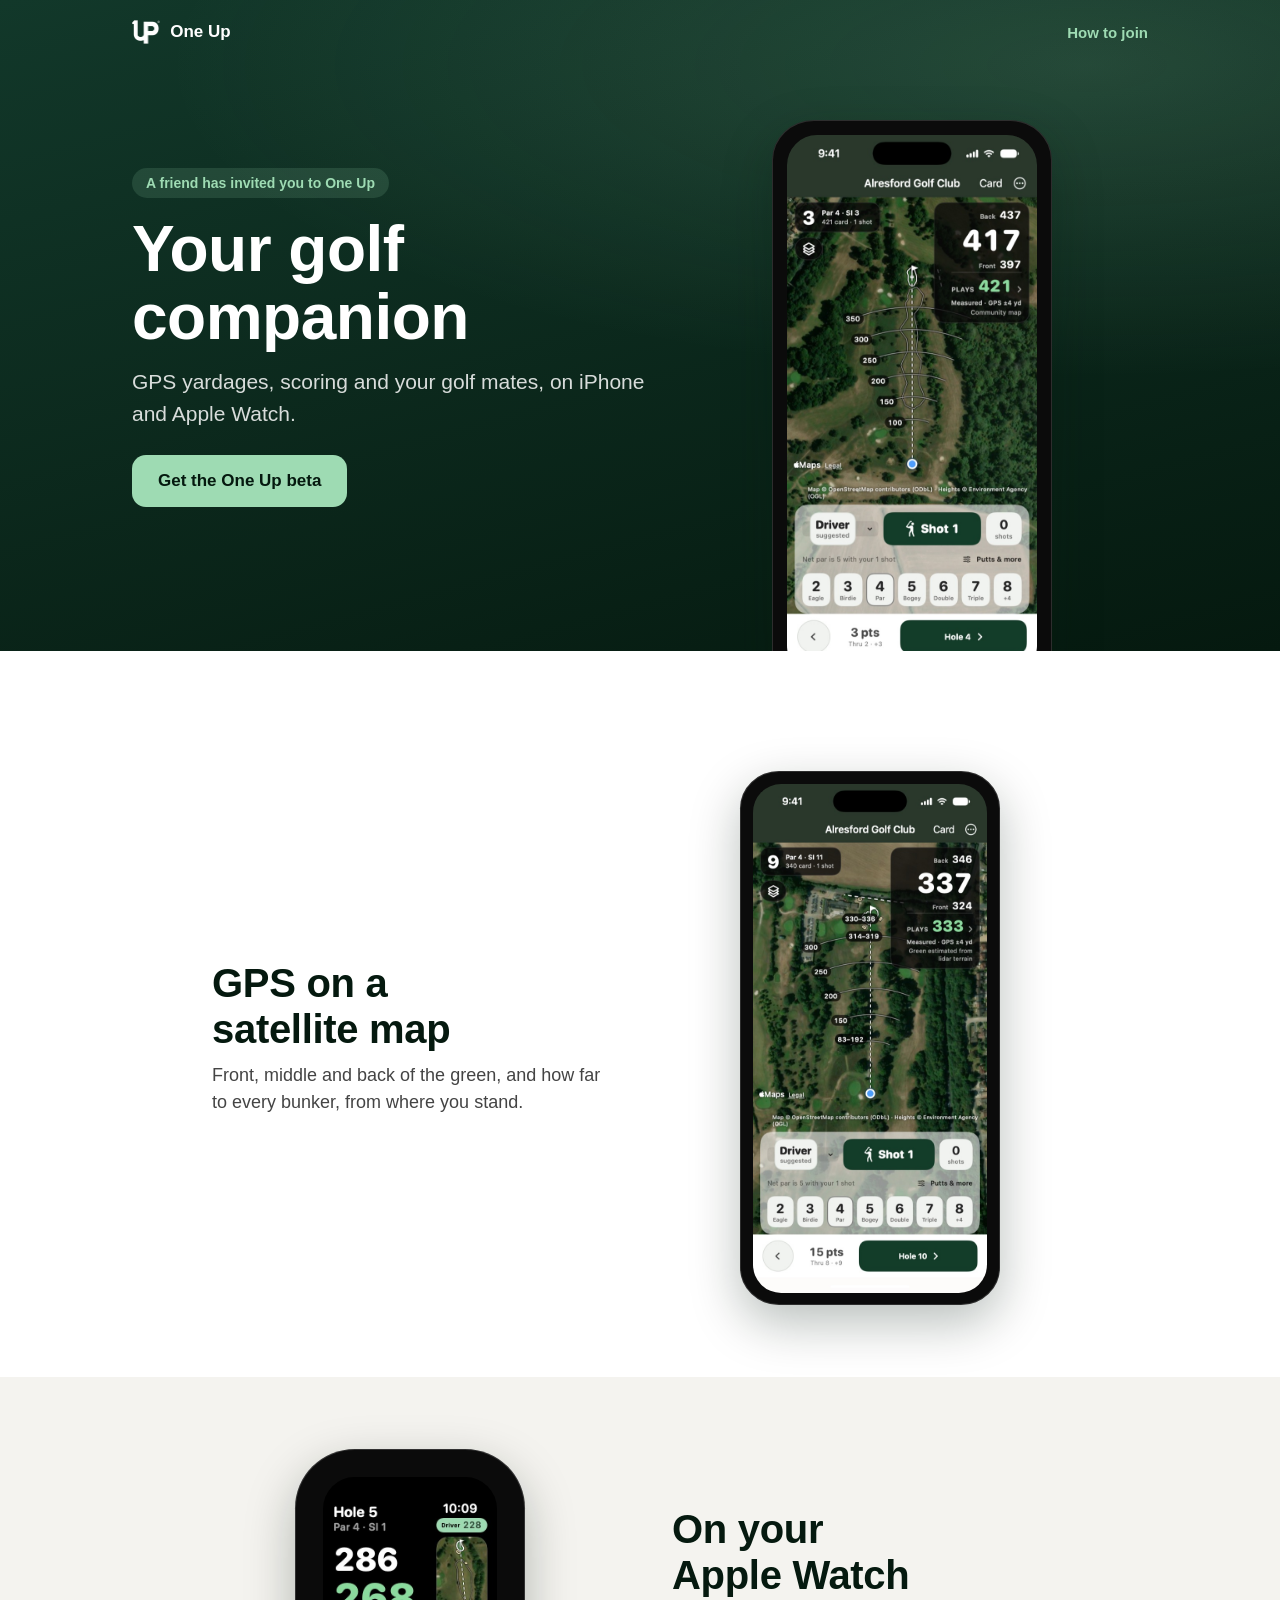
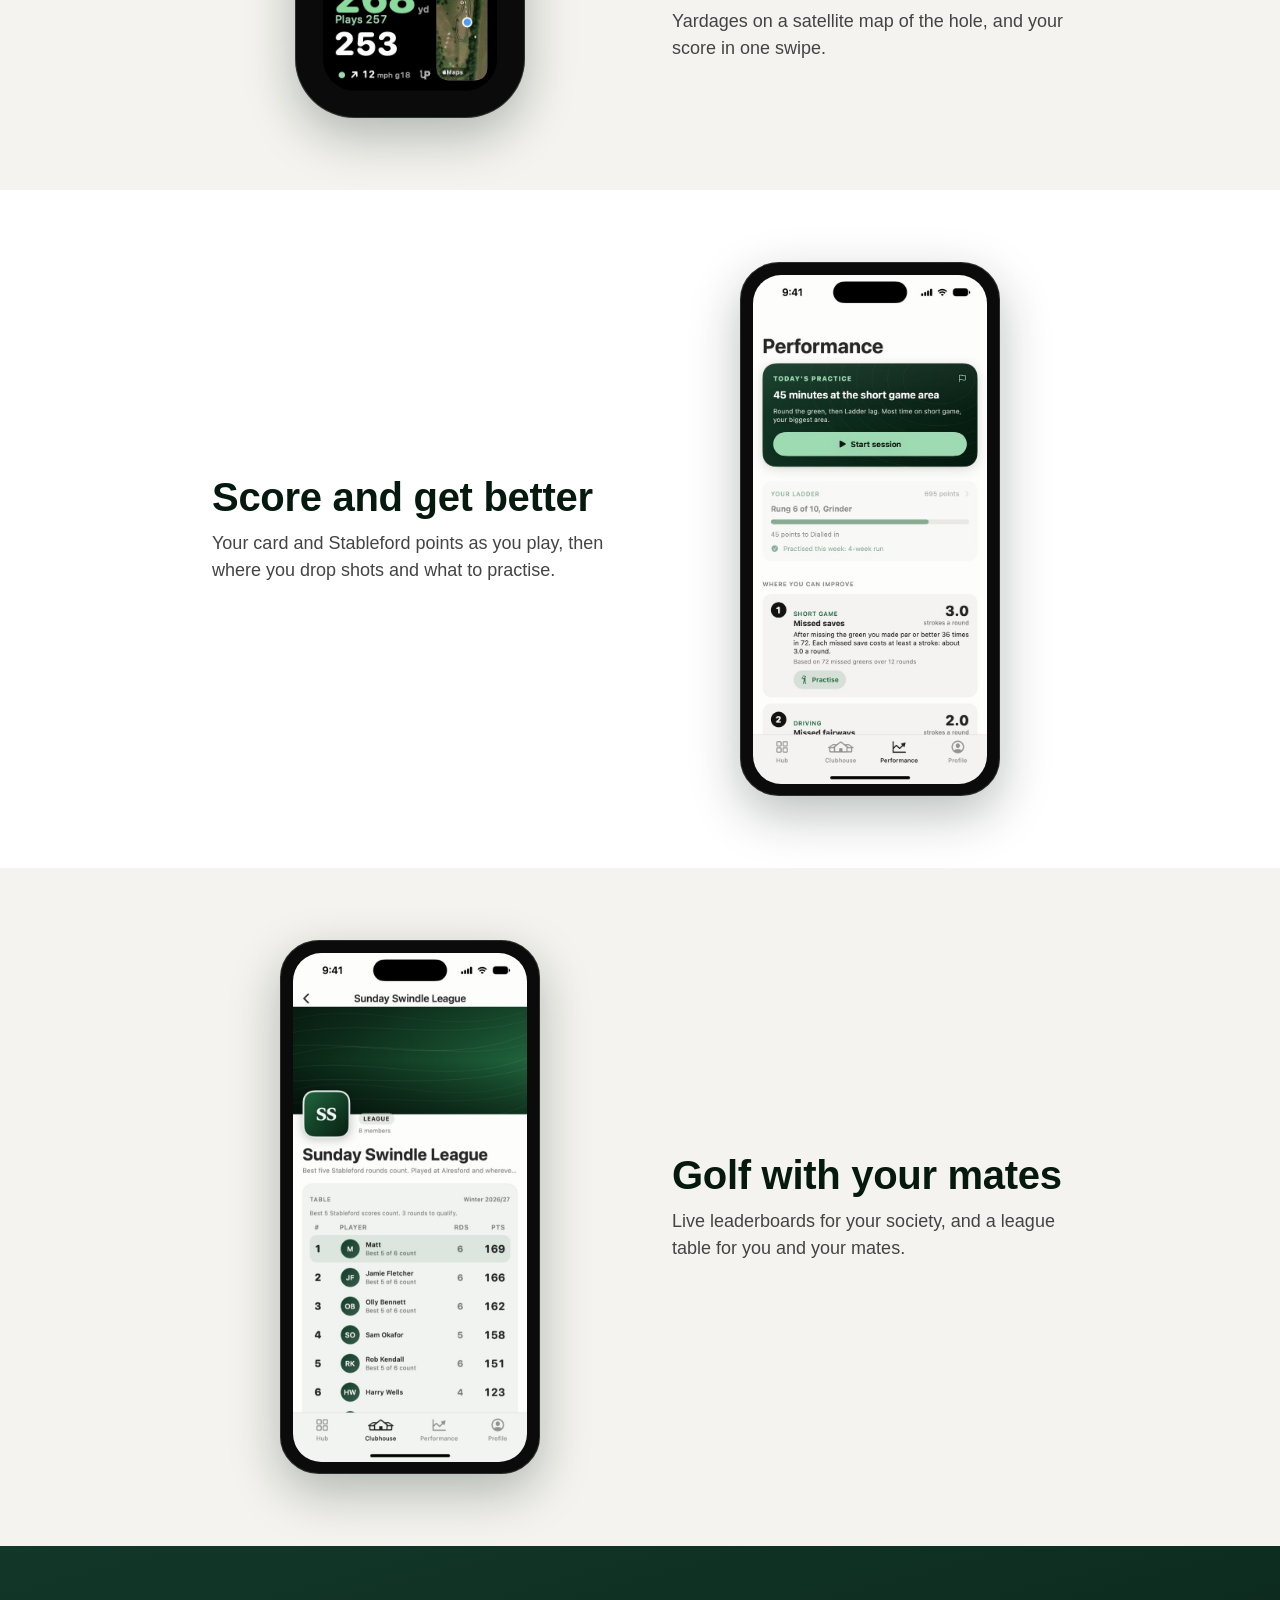
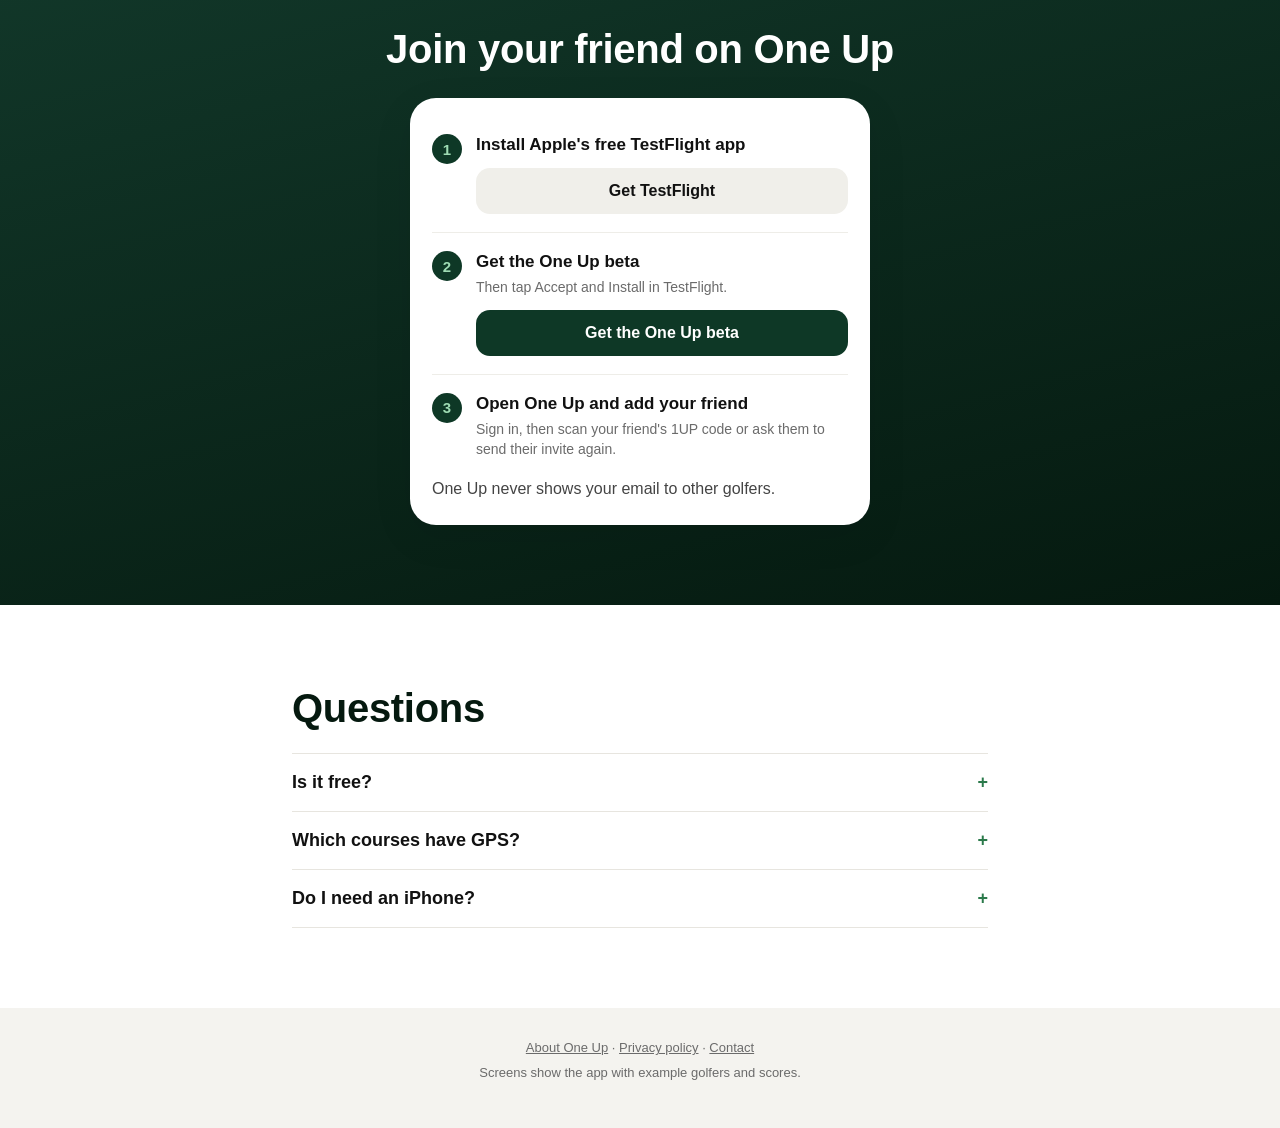
<file: invite/index.html>
<!doctype html>
<html lang="en-GB">
<head>
<meta charset="utf-8"><meta name="viewport" content="width=device-width, initial-scale=1">
<title>You're invited to One Up</title>
<meta name="description" content="Join me on One Up, the golf companion app: GPS distances, scoring, getting better and golf with your mates. Free beta on iPhone.">
<meta property="og:type" content="website">
<meta property="og:site_name" content="One Up">
<meta property="og:title" content="You're invited to join One Up">
<meta property="og:description" content="Join me on One Up, the golf companion app: GPS distances, scoring, getting better and golf with your mates. Free beta on iPhone.">
<meta property="og:url" content="https://oneupapparel.com/invite/">
<meta property="og:image" content="https://oneupapparel.com/invite/preview.png">
<meta property="og:image:type" content="image/png">
<meta property="og:image:width" content="1200">
<meta property="og:image:height" content="630">
<meta property="og:image:alt" content="The One Up logo: You're invited to join One Up, the golf companion app.">
<meta name="twitter:card" content="summary_large_image">
<meta name="twitter:title" content="You're invited to join One Up">
<meta name="twitter:description" content="Join me on One Up, the golf companion app: GPS distances, scoring, getting better and golf with your mates. Free beta on iPhone.">
<meta name="twitter:image" content="https://oneupapparel.com/invite/preview.png">
<link rel="icon" href="https://gjreyupevmijlrhcgfhg.supabase.co/storage/v1/object/public/brand/one-up-icon-192.png">
<link rel="apple-touch-icon" href="https://gjreyupevmijlrhcgfhg.supabase.co/storage/v1/object/public/brand/one-up-icon-192.png">
<link rel="stylesheet" href="/style.css">
<script src="/config.js"></script>
</head>
<body class="product">
<!-- Invite to One Up: the link a golfer sends from the app (https://oneupapparel.com/invite/?c=<their 1UP code>).
     With One Up installed the iPhone opens the link straight in the app (universal links) and this page never shows.
     The code is only ever read from ?c=, checked against the same rule as the app (letters, digits, _ and -, 4 to 80
     characters) and set with textContent; nothing else from the address is used. No tracking.
     The screenshots in /img/ are drawn from the app's own screens with demo data (SiteScreenshots in the app's tests;
     the hole maps sit on Apple's satellite imagery from MapKit). -->
<header class="top">
  <div class="wrap">
    <a class="brand" href="/"><img src="/img/mark-white.png" width="113" height="96" alt="">One Up</a>
    <a class="top-link" href="#join">How to join</a>
  </div>
</header>

<main>
<section class="intro">
  <div class="wrap">
    <div class="intro-copy">
      <div class="invited">A friend has invited you to One Up</div>
      <h1>Your golf companion</h1>
      <p class="lead">GPS yardages, scoring and your golf mates, on iPhone and Apple Watch.</p>
      <div class="cta"><a class="btn mint" data-get href="#join">Get the One Up beta</a></div>
    </div>
    <div class="intro-shots">
      <div class="phone"><img src="/img/gps.jpg" width="600" height="1301" alt="One Up hole map on a satellite picture of the 3rd at Alresford, a par 4, from the tee: 417 yards to the middle of the green, 397 to the front and 437 to the back, plays like 421, with distance arcs every 50 yards and the driver suggested for shot 1."></div>
    </div>
  </div>
</section>

<section class="feature" id="gps">
  <div class="wrap">
    <div class="copy">
      <h2>GPS on a satellite map</h2>
      <p class="line">Front, middle and back of the green, and how far to every bunker, from where you stand.</p>
    </div>
    <div class="phone"><img src="/img/gps-2.jpg" width="600" height="1301" loading="lazy" alt="One Up hole map on a satellite picture of the 9th at Alresford, a par 4, from the tee: 337 yards to the middle of the green, 324 to the front and 346 to the back, plays like 333, with the distances to reach and carry the trees and the two greenside bunkers, and the driver suggested for shot 1."></div>
  </div>
</section>

<section class="feature tint flip" id="watch">
  <div class="wrap">
    <div class="copy">
      <h2>On your Apple Watch</h2>
      <p class="line">Yardages on a satellite map of the hole, and your score in one swipe.</p>
    </div>
    <div class="watch"><img src="/img/watch-hole.jpg" width="410" height="502" loading="lazy" alt="One Up on Apple Watch, the 5th at Alresford, a par 4: 268 yards to the middle of the green, 286 to the back and 253 to the front, plays 257, a satellite picture of the hole with the line to the green, and wind of 12 miles an hour gusting 18."></div>
  </div>
</section>

<section class="feature" id="improve">
  <div class="wrap">
    <div class="copy">
      <h2>Score and get better</h2>
      <p class="line">Your card and Stableford points as you play, then where you drop shots and what to practise.</p>
    </div>
    <div class="phone"><img src="/img/performance.jpg" width="600" height="1301" loading="lazy" alt="One Up Performance screen: today's practice session, Your ladder at rung 6 of 10, and where you can improve: missed saves at 3.0 strokes a round, then missed fairways."></div>
  </div>
</section>

<section class="feature tint flip" id="mates">
  <div class="wrap">
    <div class="copy">
      <h2>Golf with your mates</h2>
      <p class="line">Live leaderboards for your society, and a league table for you and your mates.</p>
    </div>
    <div class="phone"><img src="/img/league.jpg" width="600" height="1301" loading="lazy" alt="A One Up friends' league, the Sunday Swindle League: the Winter 2026/27 season table with the best five Stableford scores counting, Matt top on 169 points ahead of Jamie Fletcher on 166."></div>
  </div>
</section>

<section class="join" id="join">
  <div class="wrap">
    <h2>Join your friend on One Up</h2>
    <div class="card">
      <div class="body">
        <ol class="steps">
          <li id="step-testflight">
            <span class="num">1</span>
            <div>
              <strong>Install Apple's free TestFlight app</strong>
              <a class="btn secondary" href="https://apps.apple.com/app/testflight/id899247664">Get TestFlight</a>
            </div>
          </li>
          <li>
            <span class="num">2</span>
            <div>
              <strong id="get-title">Get the One Up beta</strong>
              <span class="sub" id="beta-note">Then tap Accept and Install in TestFlight.</span>
              <a id="get" class="btn primary" href="/" style="display:none">Get the One Up beta</a>
            </div>
          </li>
          <li>
            <span class="num">3</span>
            <div>
              <strong>Open One Up and add your friend</strong>
              <span class="sub" id="add-note">Sign in, then scan your friend's 1UP code or ask them to send their invite again.</span>
              <a id="open" class="btn primary" href="/" style="display:none">Open in One Up</a>
              <div id="code-box" class="code-box" style="display:none">
                <span class="sub">Or in One Up tap Scan 1UP Code and type this code:</span>
                <code id="code"></code>
              </div>
            </div>
          </li>
        </ol>
        <p class="note">One Up never shows your email to other golfers.</p>
      </div>
    </div>
  </div>
</section>

<section class="faq" id="faq">
  <div class="wrap">
    <h2>Questions</h2>
    <div class="list">
      <details>
        <summary>Is it free?</summary>
        <p>Yes, One Up is a free beta on iPhone.</p>
      </details>
      <details>
        <summary>Which courses have GPS?</summary>
        <p>Alresford, Hurtmore, North Hants, Alton, Farnham and Hindhead. Scoring works at any course.</p>
      </details>
      <details>
        <summary>Do I need an iPhone?</summary>
        <p>No. One Up runs on iPhone and Android, and iPhone and Android golfers play in the same societies. The Apple Watch is optional.</p>
      </details>
    </div>
  </div>
</section>
</main>

<footer class="site-foot">
  <a href="/">About One Up</a> &middot; <a href="/privacy/">Privacy policy</a> &middot; <a href="mailto:matt@oneupapparel.com">Contact</a>
  <p>Screens show the app with example golfers and scores.</p>
</footer>
<script>
  (function () {
    var download = window.ONE_UP_DOWNLOAD;
    // Android: One Up for Android (a test build) downloads from the site's GitHub release; TestFlight is iPhone only.
    var android = /Android/i.test(navigator.userAgent);
    if (android) {
      document.getElementById('step-testflight').style.display = 'none';
      document.getElementById('get-title').textContent = 'Get One Up for Android';
      download = window.ONE_UP_ANDROID_DOWNLOAD;
      if (download) {
        document.getElementById('beta-note').textContent = 'It is in testing and free. Open the downloaded file and allow your browser to install it when Android asks.';
        document.getElementById('get').textContent = 'Download One Up for Android';
      } else {
        document.getElementById('beta-note').textContent = 'It is in testing: ask the friend who invited you to send you the app.';
      }
    }
    var get = document.getElementById('get');
    if (download) {
      get.href = download; get.style.display = 'block';
      var heroes = document.querySelectorAll('[data-get]');
      for (var i = 0; i < heroes.length; i++) heroes[i].href = download;
    }
    else if (!android) { document.getElementById('beta-note').textContent = 'One Up is in beta on iPhone. Ask the friend who invited you for the beta link.'; }

    var c = null;
    try { c = new URLSearchParams(location.search).get('c'); } catch (e) { c = null; }
    if (c && /^[A-Za-z0-9_-]{4,80}$/.test(c)) {
      var open = document.getElementById('open');
      open.href = 'oneupgolf://p/' + c;
      open.style.display = 'block';
      document.getElementById('add-note').textContent = 'Once you have signed in, tap the button to see their Player Card and add them.';
      document.getElementById('code').textContent = c;
      document.getElementById('code-box').style.display = 'block';
    }
  })();
</script>
</body>
</html>
</file>
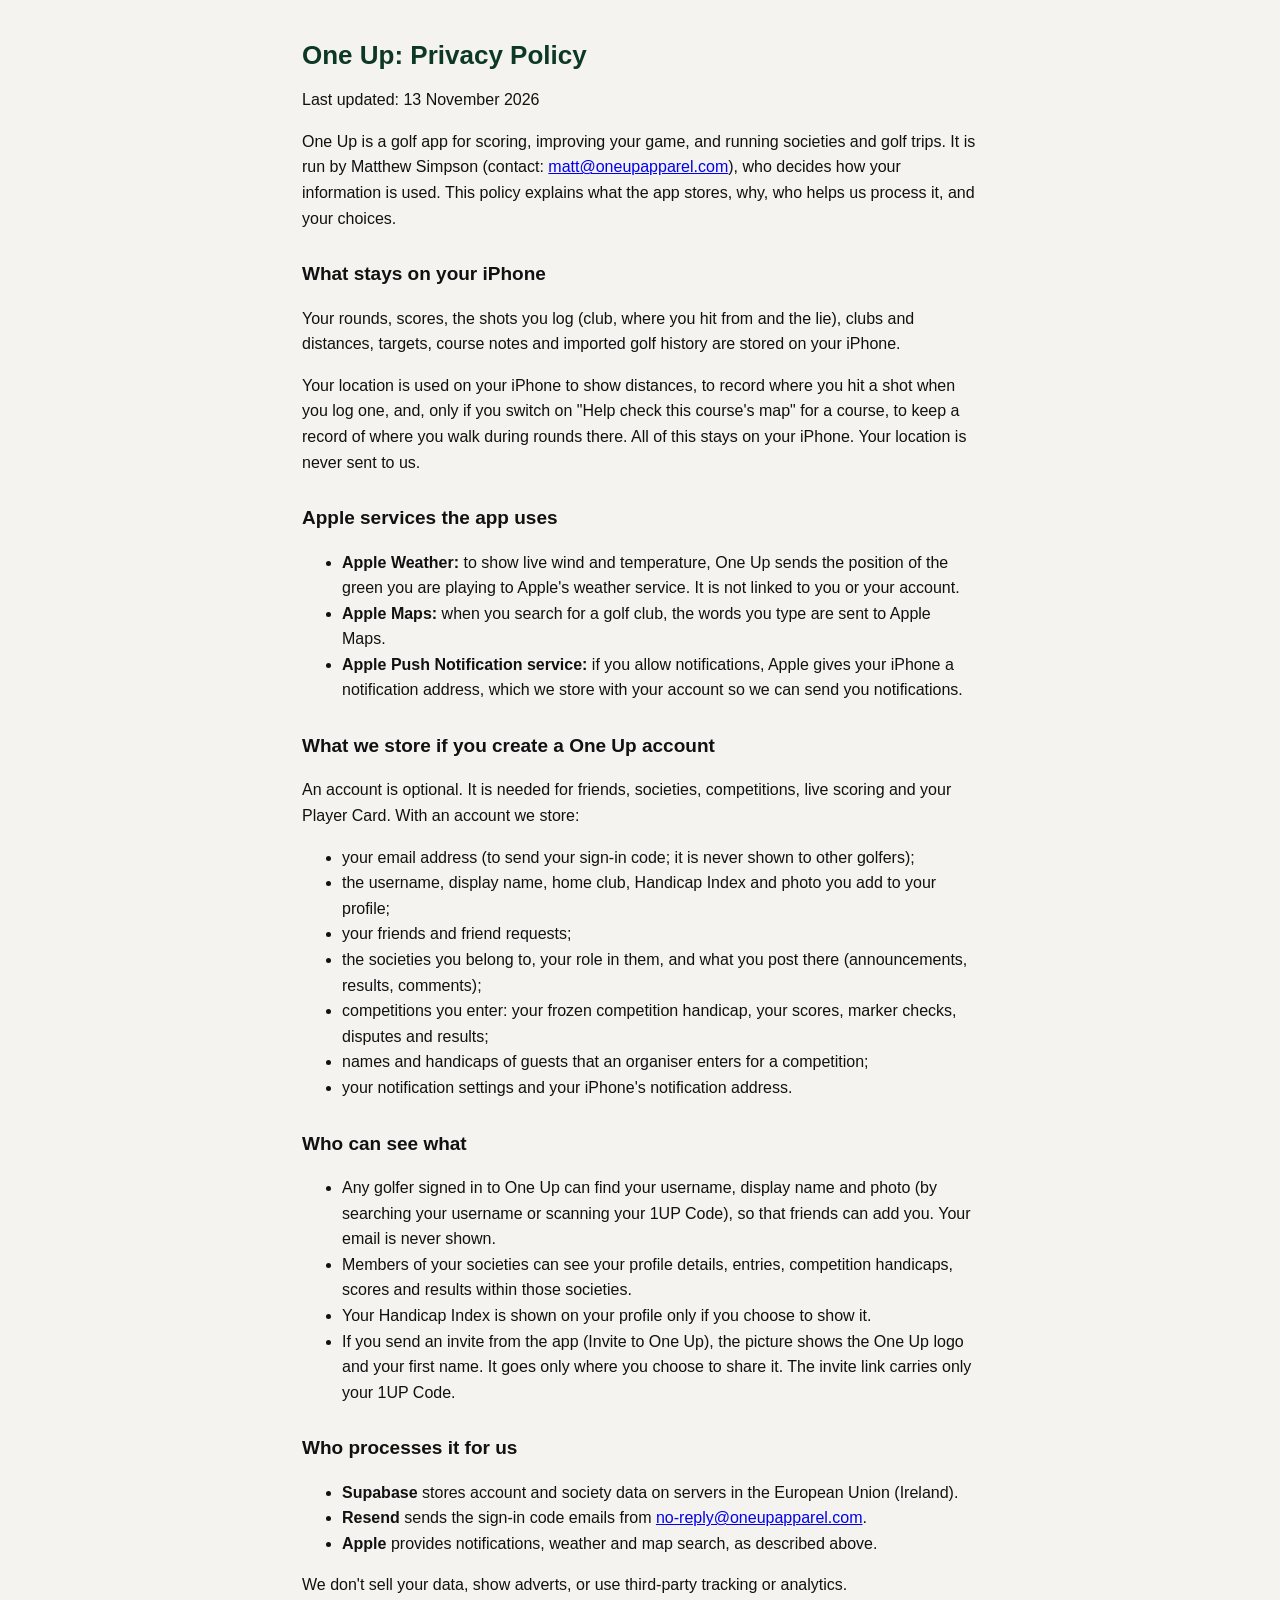
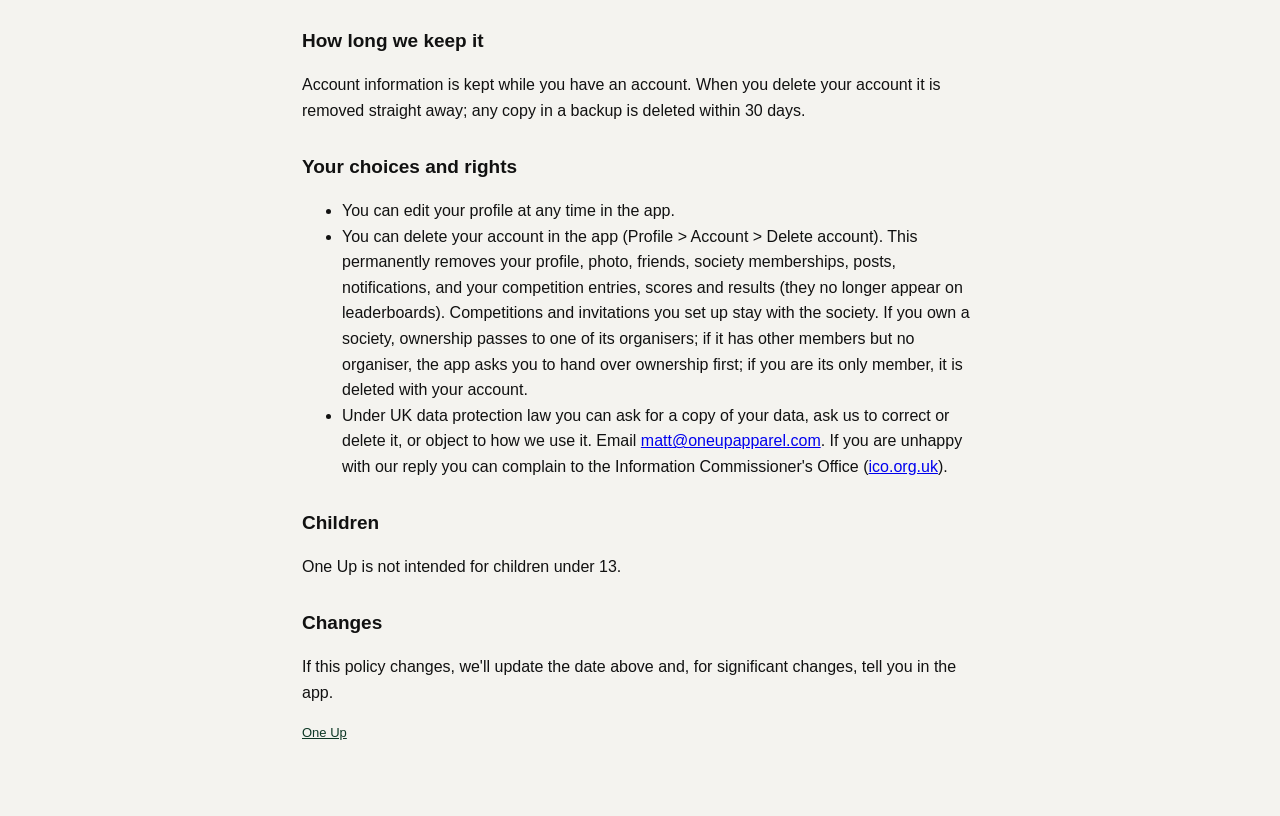
<file: privacy/index.html>
<!doctype html>
<html lang="en">
<head>
<meta charset="utf-8"><meta name="viewport" content="width=device-width, initial-scale=1">
<title>One Up: Privacy Policy</title>
<link rel="icon" href="https://gjreyupevmijlrhcgfhg.supabase.co/storage/v1/object/public/brand/one-up-icon-192.png">
<link rel="stylesheet" href="/style.css">
</head>
<body>
<div class="policy">
<h1>One Up: Privacy Policy</h1>
<p>Last updated: 13 November 2026</p>
<p>One Up is a golf app for scoring, improving your game, and running societies and golf trips. It is run by Matthew Simpson (contact: <a href="mailto:matt@oneupapparel.com">matt@oneupapparel.com</a>), who decides how your information is used. This policy explains what the app stores, why, who helps us process it, and your choices.</p>
<h2>What stays on your iPhone</h2>
<p>Your rounds, scores, the shots you log (club, where you hit from and the lie), clubs and distances, targets, course notes and imported golf history are stored on your iPhone.</p>
<p>Your location is used on your iPhone to show distances, to record where you hit a shot when you log one, and, only if you switch on "Help check this course&#x27;s map" for a course, to keep a record of where you walk during rounds there. All of this stays on your iPhone. Your location is never sent to us.</p>
<h2>Apple services the app uses</h2>
<ul>
<li><strong>Apple Weather:</strong> to show live wind and temperature, One Up sends the position of the green you are playing to Apple&#x27;s weather service. It is not linked to you or your account.</li>
<li><strong>Apple Maps:</strong> when you search for a golf club, the words you type are sent to Apple Maps.</li>
<li><strong>Apple Push Notification service:</strong> if you allow notifications, Apple gives your iPhone a notification address, which we store with your account so we can send you notifications.</li>
</ul>
<h2>What we store if you create a One Up account</h2>
<p>An account is optional. It is needed for friends, societies, competitions, live scoring and your Player Card. With an account we store:</p>
<ul>
<li>your email address (to send your sign-in code; it is never shown to other golfers);</li>
<li>the username, display name, home club, Handicap Index and photo you add to your profile;</li>
<li>your friends and friend requests;</li>
<li>the societies you belong to, your role in them, and what you post there (announcements, results, comments);</li>
<li>competitions you enter: your frozen competition handicap, your scores, marker checks, disputes and results;</li>
<li>names and handicaps of guests that an organiser enters for a competition;</li>
<li>your notification settings and your iPhone&#x27;s notification address.</li>
</ul>
<h2>Who can see what</h2>
<ul>
<li>Any golfer signed in to One Up can find your username, display name and photo (by searching your username or scanning your 1UP Code), so that friends can add you. Your email is never shown.</li>
<li>Members of your societies can see your profile details, entries, competition handicaps, scores and results within those societies.</li>
<li>Your Handicap Index is shown on your profile only if you choose to show it.</li>
<li>If you send an invite from the app (Invite to One Up), the picture shows the One Up logo and your first name. It goes only where you choose to share it. The invite link carries only your 1UP Code.</li>
</ul>
<h2>Who processes it for us</h2>
<ul>
<li><strong>Supabase</strong> stores account and society data on servers in the European Union (Ireland).</li>
<li><strong>Resend</strong> sends the sign-in code emails from <a href="mailto:no-reply@oneupapparel.com">no-reply@oneupapparel.com</a>.</li>
<li><strong>Apple</strong> provides notifications, weather and map search, as described above.</li>
</ul>
<p>We don&#x27;t sell your data, show adverts, or use third-party tracking or analytics.</p>
<h2>How long we keep it</h2>
<p>Account information is kept while you have an account. When you delete your account it is removed straight away; any copy in a backup is deleted within 30 days.</p>
<h2>Your choices and rights</h2>
<ul>
<li>You can edit your profile at any time in the app.</li>
<li>You can delete your account in the app (Profile &gt; Account &gt; Delete account). This permanently removes your profile, photo, friends, society memberships, posts, notifications, and your competition entries, scores and results (they no longer appear on leaderboards). Competitions and invitations you set up stay with the society. If you own a society, ownership passes to one of its organisers; if it has other members but no organiser, the app asks you to hand over ownership first; if you are its only member, it is deleted with your account.</li>
<li>Under UK data protection law you can ask for a copy of your data, ask us to correct or delete it, or object to how we use it. Email <a href="mailto:matt@oneupapparel.com">matt@oneupapparel.com</a>. If you are unhappy with our reply you can complain to the Information Commissioner&#x27;s Office (<a href="https://ico.org.uk">ico.org.uk</a>).</li>
</ul>
<h2>Children</h2>
<p>One Up is not intended for children under 13.</p>
<h2>Changes</h2>
<p>If this policy changes, we&#x27;ll update the date above and, for significant changes, tell you in the app.</p>
<p class="note"><a href="/">One Up</a></p>
</div>
</body>
</html>
</file>
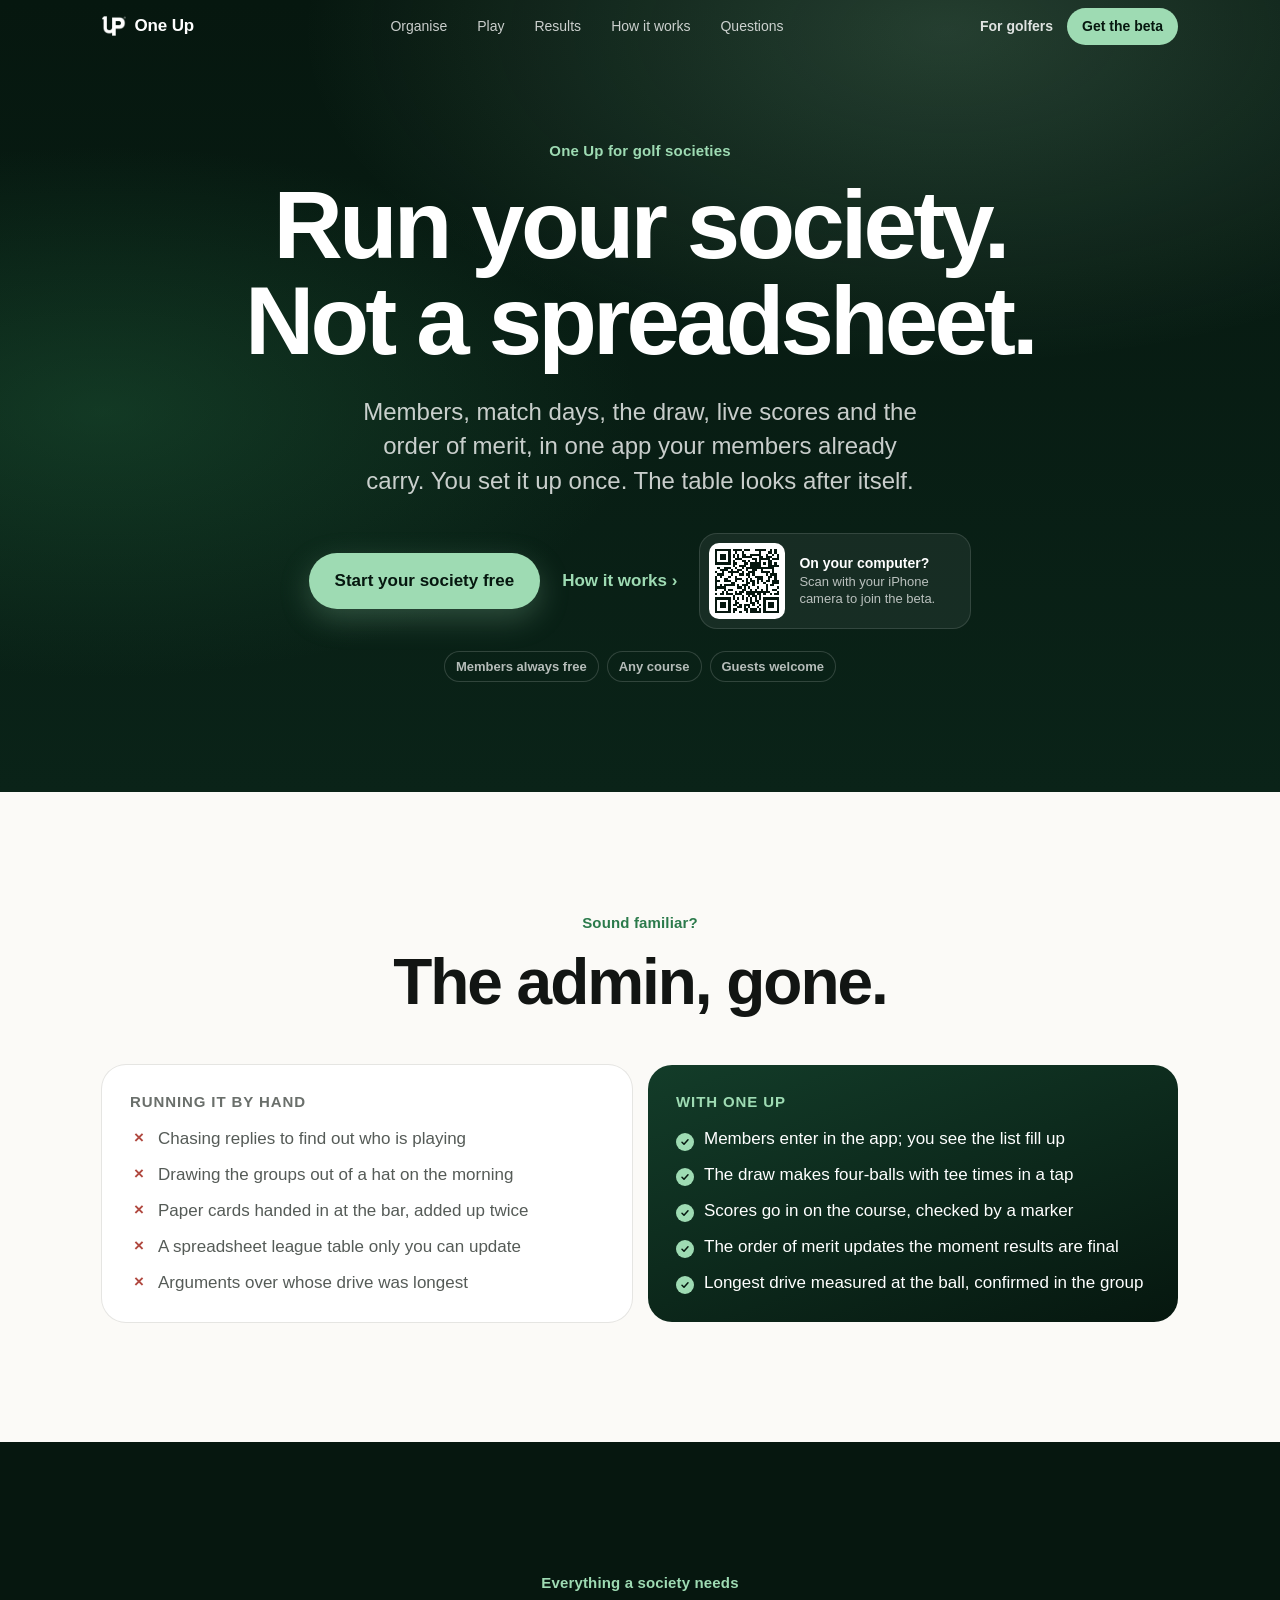
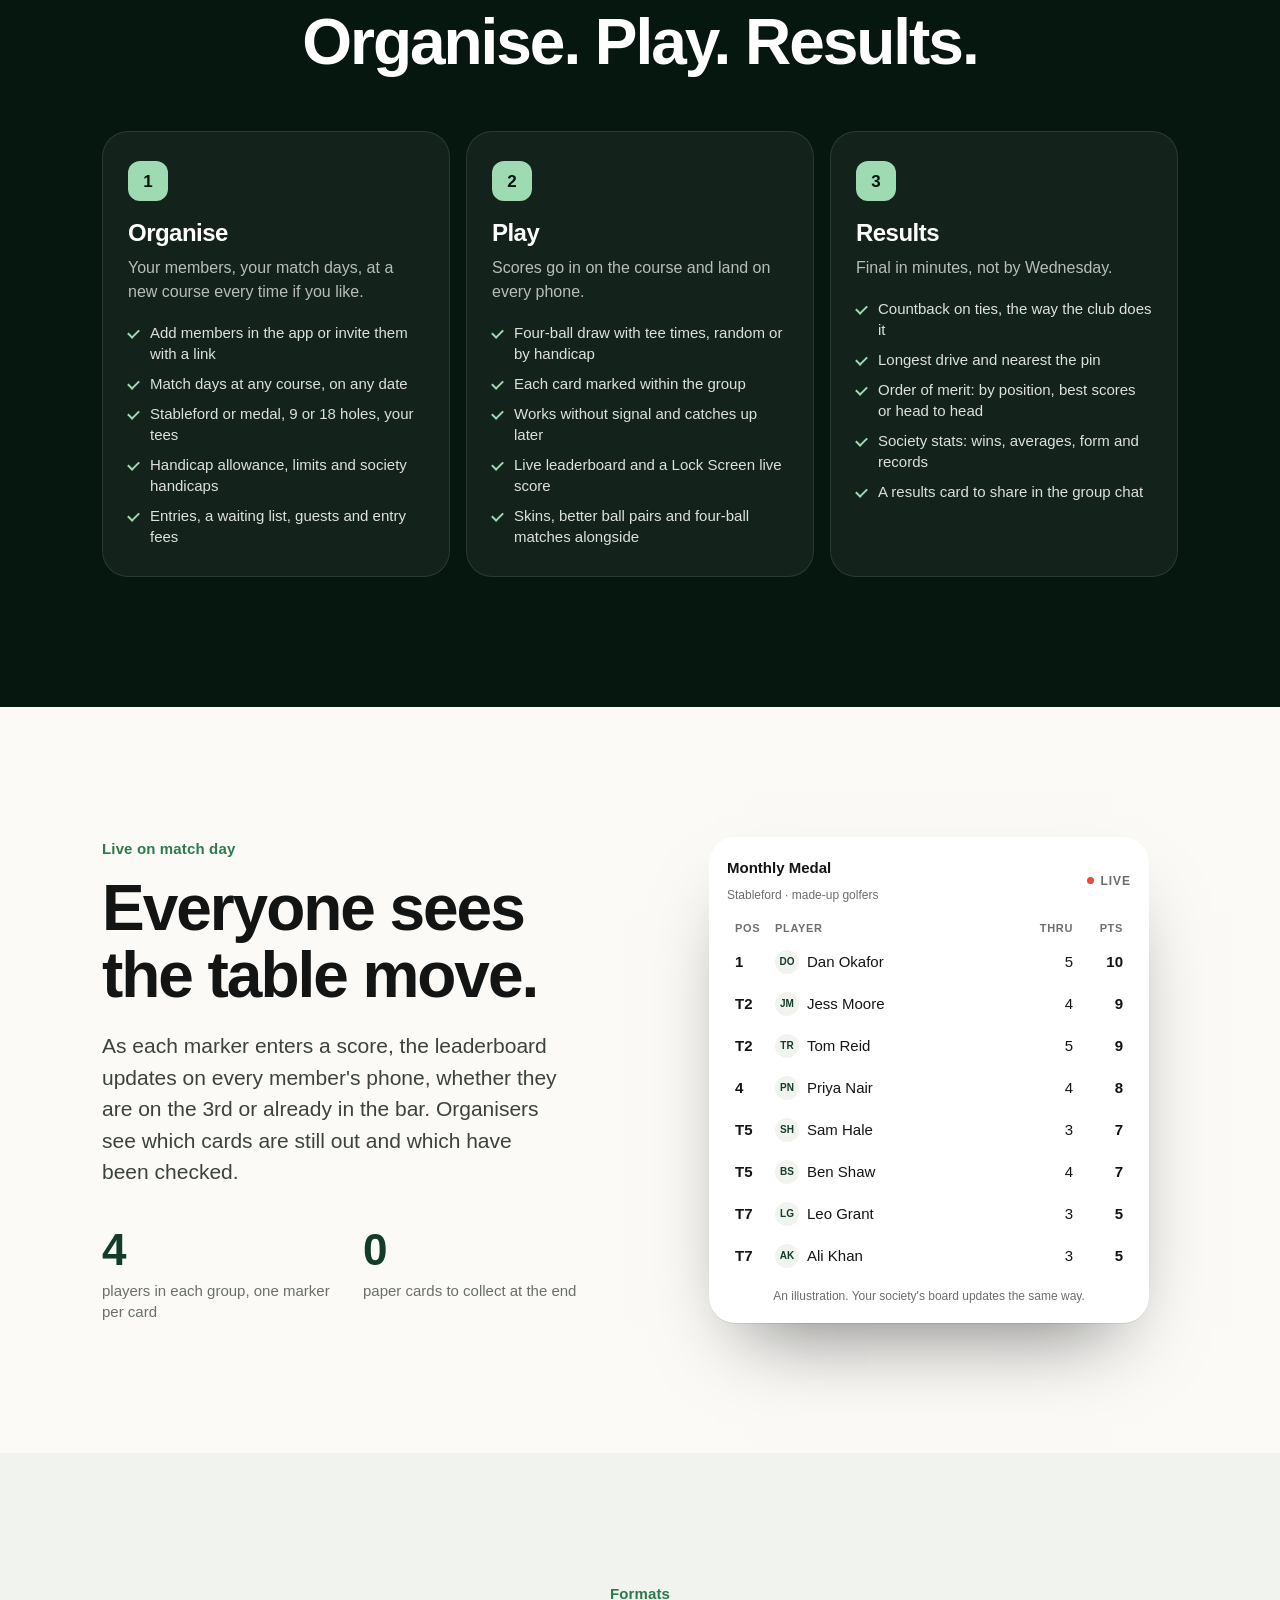
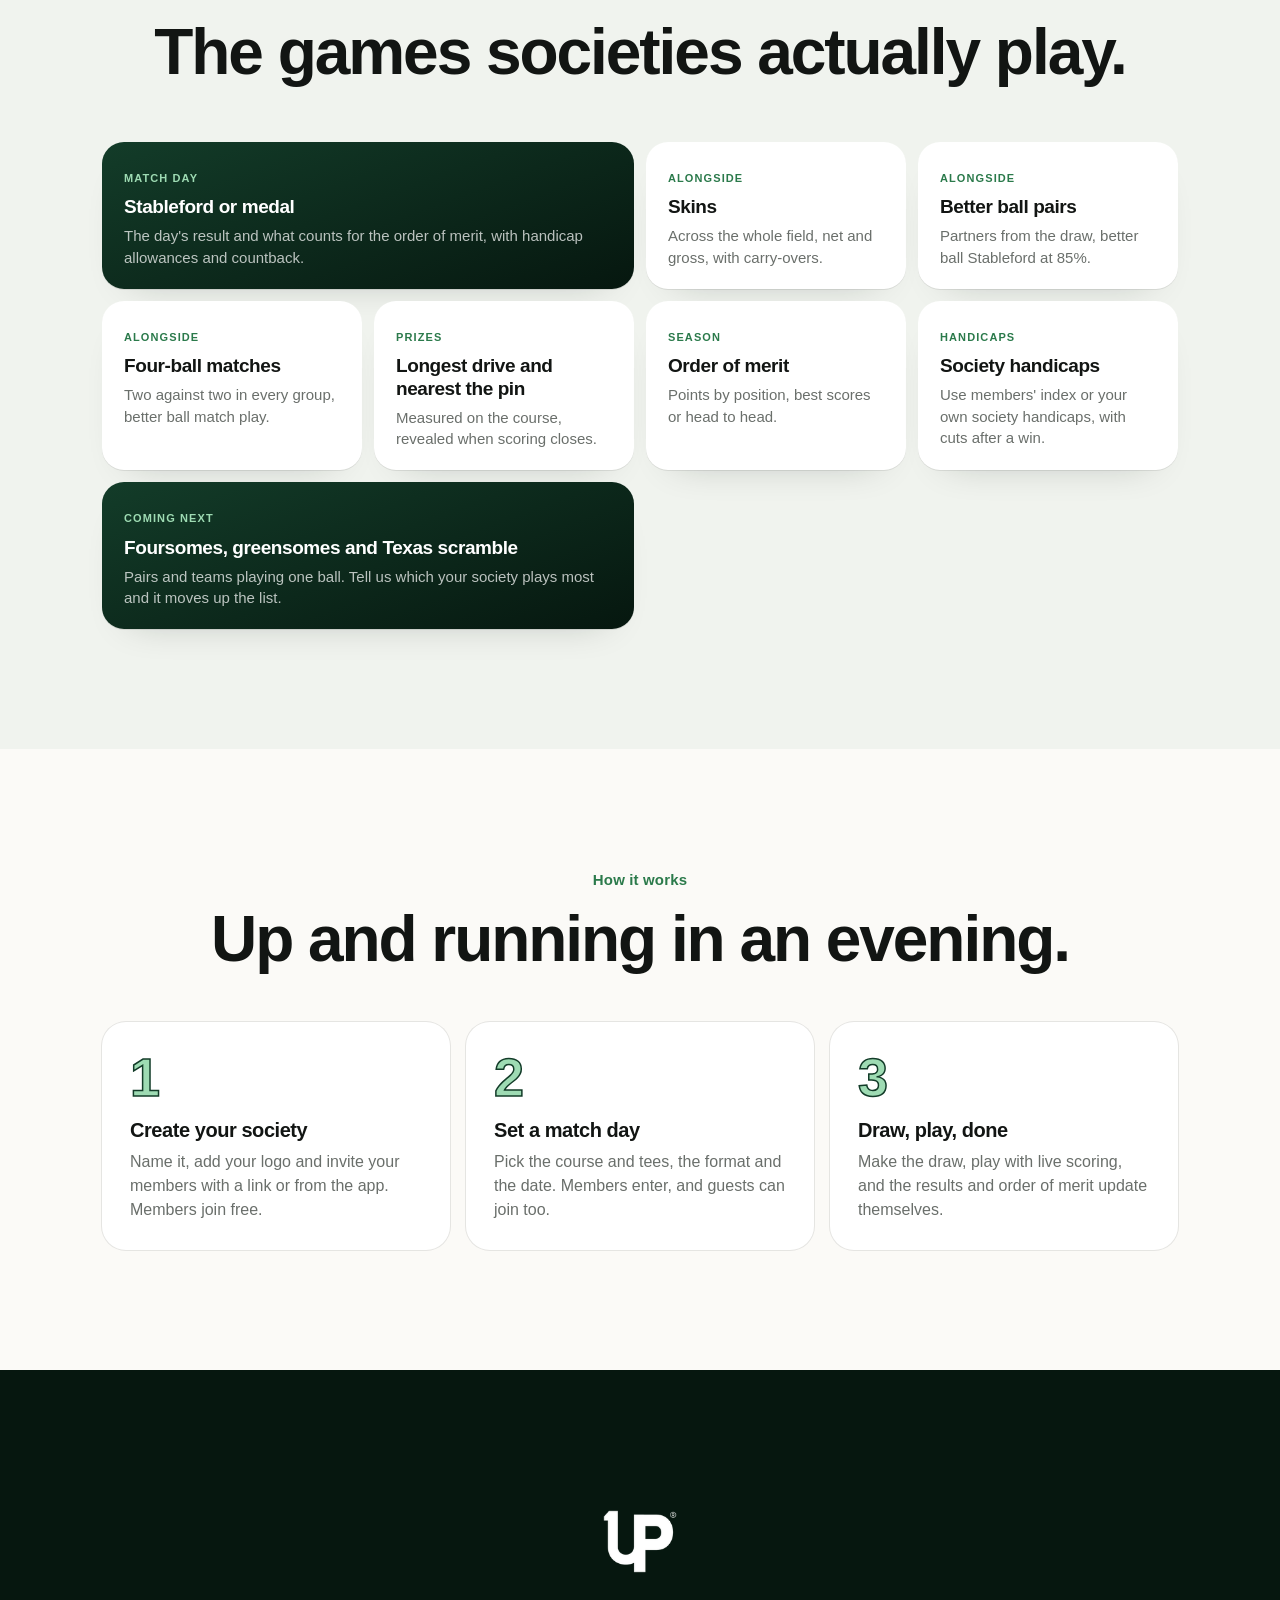
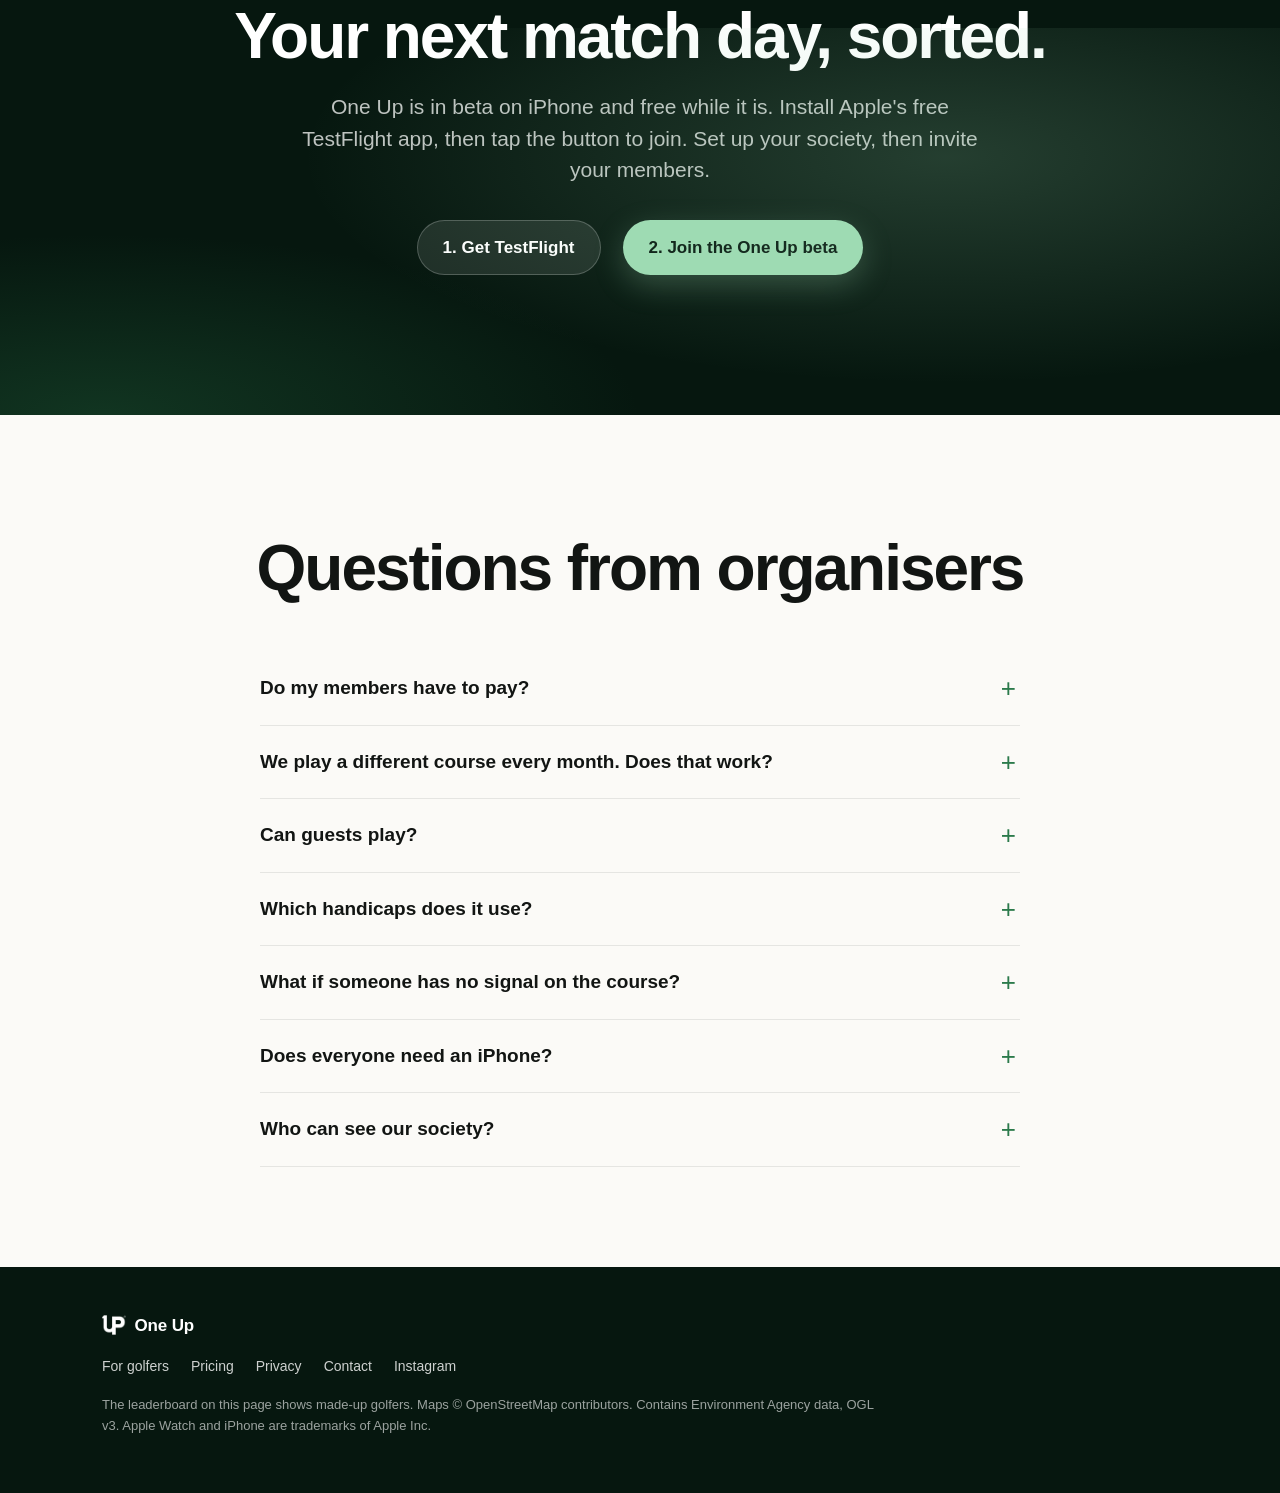
<file: societies/index.html>
<!doctype html>
<html lang="en-GB">
<head>
<meta charset="utf-8">
<meta name="viewport" content="width=device-width, initial-scale=1, viewport-fit=cover">
<title>One Up for golf societies</title>
<meta name="description" content="Run your golf society in one app: members and invitations, match days at any course, the four-ball draw, marker-checked live scoring, skins and better ball, longest drive and the order of merit. Members are always free.">
<meta name="theme-color" content="#06170f">
<meta property="og:type" content="website">
<meta property="og:site_name" content="One Up">
<meta property="og:title" content="Run your society with One Up">
<meta property="og:description" content="Members, match days, the draw, live scores and the order of merit. Members are always free.">
<meta property="og:url" content="https://oneupapparel.com/societies/">
<meta property="og:image" content="https://oneupapparel.com/invite/preview.png">
<meta property="og:image:width" content="1200">
<meta property="og:image:height" content="630">
<meta name="twitter:card" content="summary_large_image">
<link rel="icon" href="https://gjreyupevmijlrhcgfhg.supabase.co/storage/v1/object/public/brand/one-up-icon-192.png">
<link rel="apple-touch-icon" href="https://gjreyupevmijlrhcgfhg.supabase.co/storage/v1/object/public/brand/one-up-icon-192.png">
<link rel="stylesheet" href="/home.css">
<script src="/config.js"></script>
</head>
<body>
<!-- One Up for golf societies (18 Nov 2026). Everything described here is in the app today; the leaderboard below is
     made-up golfers animated on this page. No tracking, no cookies, no third-party scripts. -->

<nav class="nav" id="nav" aria-label="Main">
  <div class="nav-in">
    <a class="logo" href="/" aria-label="One Up home"><img src="/img/mark-white.png" width="113" height="96" alt="">One Up</a>
    <div class="links">
      <a href="#organise">Organise</a>
      <a href="#play">Play</a>
      <a href="#results">Results</a>
      <a href="#how">How it works</a>
      <a href="#questions">Questions</a>
    </div>
    <div class="nav-cta">
      <a class="society-link" href="/">For golfers</a>
      <a class="pill small" data-get href="#get">Get the beta</a>
    </div>
  </div>
</nav>

<main id="top">

<section class="page-hero dark">
  <div class="glow" aria-hidden="true"></div>
  <div class="wrap" style="position:relative">
    <p class="eyebrow mint reveal">One Up for golf societies</p>
    <h1 class="reveal">Run your society.<br>Not a spreadsheet.</h1>
    <p class="lede reveal">Members, match days, the draw, live scores and the order of merit, in one app your members already carry. You set it up once. The table looks after itself.</p>
    <div class="actions reveal">
      <a class="pill mint" data-get href="#get">Start your society free</a>
      <a class="text-link" href="#how">How it works <span aria-hidden="true">›</span></a>
      <div class="qr"><img src="/img/beta-qr.svg" width="76" height="76" alt="QR code for the One Up beta on TestFlight"><p><strong>On your computer?</strong>Scan with your iPhone camera to join the beta.</p></div>
    </div>
    <div class="platforms reveal"><span>Members always free</span><span>Any course</span><span>Guests welcome</span></div>
  </div>
</section>

<section class="before-after">
  <div class="wrap">
    <div class="center">
      <p class="eyebrow green reveal">Sound familiar?</p>
      <h2 class="reveal">The admin, gone.</h2>
    </div>
    <div class="ba">
      <div class="before reveal">
        <h3>Running it by hand</h3>
        <ul>
          <li>Chasing replies to find out who is playing</li>
          <li>Drawing the groups out of a hat on the morning</li>
          <li>Paper cards handed in at the bar, added up twice</li>
          <li>A spreadsheet league table only you can update</li>
          <li>Arguments over whose drive was longest</li>
        </ul>
      </div>
      <div class="after reveal">
        <h3>With One Up</h3>
        <ul>
          <li>Members enter in the app; you see the list fill up</li>
          <li>The draw makes four-balls with tee times in a tap</li>
          <li>Scores go in on the course, checked by a marker</li>
          <li>The order of merit updates the moment results are final</li>
          <li>Longest drive measured at the ball, confirmed in the group</li>
        </ul>
      </div>
    </div>
  </div>
</section>

<section class="chapter dark" id="organise">
  <div class="wrap">
    <div class="center">
      <p class="eyebrow mint reveal">Everything a society needs</p>
      <h2 class="reveal">Organise. Play. Results.</h2>
    </div>
    <div class="pillars">
      <article class="pillar reveal">
        <span class="num">1</span>
        <h3>Organise</h3>
        <p>Your members, your match days, at a new course every time if you like.</p>
        <ul>
          <li>Add members in the app or invite them with a link</li>
          <li>Match days at any course, on any date</li>
          <li>Stableford or medal, 9 or 18 holes, your tees</li>
          <li>Handicap allowance, limits and society handicaps</li>
          <li>Entries, a waiting list, guests and entry fees</li>
        </ul>
      </article>
      <article class="pillar reveal" id="play">
        <span class="num">2</span>
        <h3>Play</h3>
        <p>Scores go in on the course and land on every phone.</p>
        <ul>
          <li>Four-ball draw with tee times, random or by handicap</li>
          <li>Each card marked within the group</li>
          <li>Works without signal and catches up later</li>
          <li>Live leaderboard and a Lock Screen live score</li>
          <li>Skins, better ball pairs and four-ball matches alongside</li>
        </ul>
      </article>
      <article class="pillar reveal" id="results">
        <span class="num">3</span>
        <h3>Results</h3>
        <p>Final in minutes, not by Wednesday.</p>
        <ul>
          <li>Countback on ties, the way the club does it</li>
          <li>Longest drive and nearest the pin</li>
          <li>Order of merit: by position, best scores or head to head</li>
          <li>Society stats: wins, averages, form and records</li>
          <li>A results card to share in the group chat</li>
        </ul>
      </article>
    </div>
  </div>
</section>

<section class="chapter">
  <div class="wrap split-live">
    <div class="copy">
      <p class="eyebrow green reveal">Live on match day</p>
      <h2 class="reveal">Everyone sees the table move.</h2>
      <p class="body reveal">As each marker enters a score, the leaderboard updates on every member's phone, whether they are on the 3rd or already in the bar. Organisers see which cards are still out and which have been checked.</p>
      <ul class="facts reveal">
        <li><strong>4</strong><span>players in each group, one marker per card</span></li>
        <li><strong>0</strong><span>paper cards to collect at the end</span></li>
      </ul>
    </div>
    <div class="live-demo reveal" data-live-demo aria-label="An example live leaderboard with made-up golfers, updating hole by hole.">
      <header><div><strong>Monthly Medal</strong><br><span>Stableford · made-up golfers</span></div><span class="live-pill">LIVE</span></header>
      <div class="lb-head" aria-hidden="true"><span>Pos</span><span>Player</span><span>Thru</span><span>Pts</span></div>
      <div class="lb-rows" aria-hidden="true"></div>
      <footer>An illustration. Your society's board updates the same way.</footer>
    </div>
  </div>
</section>

<section class="formats tint" id="games">
  <div class="wrap">
    <div class="center">
      <p class="eyebrow green reveal">Formats</p>
      <h2 class="reveal">The games societies actually play.</h2>
    </div>
    <div class="format-grid">
      <article class="format feature wide reveal"><b>Match day</b><h3>Stableford or medal</h3><p>The day's result and what counts for the order of merit, with handicap allowances and countback.</p></article>
      <article class="format reveal"><b>Alongside</b><h3>Skins</h3><p>Across the whole field, net and gross, with carry-overs.</p></article>
      <article class="format reveal"><b>Alongside</b><h3>Better ball pairs</h3><p>Partners from the draw, better ball Stableford at 85%.</p></article>
      <article class="format reveal"><b>Alongside</b><h3>Four-ball matches</h3><p>Two against two in every group, better ball match play.</p></article>
      <article class="format reveal"><b>Prizes</b><h3>Longest drive and nearest the pin</h3><p>Measured on the course, revealed when scoring closes.</p></article>
      <article class="format reveal"><b>Season</b><h3>Order of merit</h3><p>Points by position, best scores or head to head.</p></article>
      <article class="format reveal"><b>Handicaps</b><h3>Society handicaps</h3><p>Use members' index or your own society handicaps, with cuts after a win.</p></article>
      <article class="format feature wide reveal"><b>Coming next</b><h3>Foursomes, greensomes and Texas scramble</h3><p>Pairs and teams playing one ball. Tell us which your society plays most and it moves up the list.</p></article>
    </div>
  </div>
</section>

<section class="before-after" id="how">
  <div class="wrap">
    <div class="center">
      <p class="eyebrow green reveal">How it works</p>
      <h2 class="reveal">Up and running in an evening.</h2>
    </div>
    <div class="steps">
      <article class="step reveal"><h3>Create your society</h3><p>Name it, add your logo and invite your members with a link or from the app. Members join free.</p></article>
      <article class="step reveal"><h3>Set a match day</h3><p>Pick the course and tees, the format and the date. Members enter, and guests can join too.</p></article>
      <article class="step reveal"><h3>Draw, play, done</h3><p>Make the draw, play with live scoring, and the results and order of merit update themselves.</p></article>
    </div>
  </div>
</section>

<section class="get dark" id="get">
  <div class="glow low" aria-hidden="true"></div>
  <div class="wrap center">
    <img class="mark reveal" src="/img/mark-white.png" width="113" height="96" alt="">
    <h2 class="reveal">Your next match day, sorted.</h2>
    <p class="body reveal narrow" id="beta-note">One Up is in beta on iPhone and free while it is. Install Apple's free TestFlight app, then tap the button to join. Set up your society, then invite your members.</p>
    <div class="actions reveal center-actions">
      <a class="pill ghost" href="https://apps.apple.com/app/testflight/id899247664">1. Get TestFlight</a>
      <a class="pill mint" id="get-beta" data-get href="#get">2. Join the One Up beta</a>
    </div>
  </div>
</section>

<section class="faq" id="questions">
  <div class="wrap">
    <h2 class="reveal">Questions from organisers</h2>
    <div class="qs">
      <details class="reveal"><summary>Do my members have to pay?</summary><p>No. Members are always free. The Society plan is for the organiser, and everything is free during the beta.</p></details>
      <details class="reveal"><summary>We play a different course every month. Does that work?</summary><p>Yes. Every match day has its own course and tees. Courses One Up has mapped come with GPS and the scorecard filled in; anywhere else, you enter par and stroke index from the scorecard once and scoring works the same.</p></details>
      <details class="reveal"><summary>Can guests play?</summary><p>Yes. Add a guest with their handicap. They play on the day and appear on the leaderboard.</p></details>
      <details class="reveal"><summary>Which handicaps does it use?</summary><p>Your choice for each match day: members' Handicap Index or your society's own handicaps, with an allowance and an optional limit. Playing handicaps are fixed when the match day is ready, so they can't change mid-round.</p></details>
      <details class="reveal"><summary>What if someone has no signal on the course?</summary><p>Scores are kept on the phone and sent as soon as there is signal. Nothing is lost.</p></details>
      <details class="reveal"><summary>Does everyone need an iPhone?</summary><p>No. Each card needs a marker with One Up on their phone, and one phone can mark a whole group. iPhone and Android golfers play in the same society; One Up for Android is in testing, so open this page on an Android phone to download it.</p></details>
      <details class="reveal"><summary>Who can see our society?</summary><p>Only your members. Leaderboards, results and stats are private to the society.</p></details>
    </div>
  </div>
</section>
</main>

<footer class="foot">
  <div class="wrap foot-in">
    <a class="logo dark-logo" href="/"><img src="/img/mark-white.png" width="113" height="96" alt="">One Up</a>
    <nav aria-label="Footer"><a href="/">For golfers</a><a href="/#pricing">Pricing</a><a href="/privacy/">Privacy</a><a href="mailto:matt@oneupapparel.com">Contact</a><a href="https://www.instagram.com/playoneupgolf/">Instagram</a></nav>
    <p>The leaderboard on this page shows made-up golfers. Maps © OpenStreetMap contributors. Contains Environment Agency data, OGL v3. Apple Watch and iPhone are trademarks of Apple Inc.</p>
  </div>
</footer>
<script src="/home.js"></script>
</body>
</html>
</file>
<file: home.css>
/* One Up home page. Mobile first; system type (SF on Apple devices); no web fonts, no frameworks. */
:root {
  --forest: #133c29; --forest-2: #0d2e1f; --night: #06170f; --mint: #9edbb3; --leaf: #2b7a4b; --leaf-2: #4fbf7f;
  --paper: #fbfaf7; --sage: #f0f3ee; --ink: #121513; --muted: #6a6f6b; --line: rgba(18, 21, 19, .09);
  --radius: 28px; --max: 1120px;
  --ease: cubic-bezier(.2, .8, .2, 1);
}
* { box-sizing: border-box; }
html { scroll-behavior: smooth; -webkit-text-size-adjust: 100%; }
@media (prefers-reduced-motion: reduce) { html { scroll-behavior: auto; } }
body {
  margin: 0; background: var(--paper); color: var(--ink);
  font-family: -apple-system, BlinkMacSystemFont, "SF Pro Display", "SF Pro Text", "Helvetica Neue", Helvetica, Arial, sans-serif;
  font-size: 17px; line-height: 1.5; -webkit-font-smoothing: antialiased; text-rendering: optimizeLegibility;
}
img { max-width: 100%; height: auto; display: block; }
a { color: inherit; }
.wrap { max-width: var(--max); margin: 0 auto; padding: 0 22px; }
.center { text-align: center; }
.narrow, .body.narrow { max-width: 34em; margin-left: auto; margin-right: auto; }

/* Type */
h1, h2, h3 { margin: 0; font-weight: 700; letter-spacing: -0.022em; text-wrap: balance; }
h1 { font-size: clamp(52px, 11vw, 112px); line-height: 1.0; letter-spacing: -0.04em; }
h2 { font-size: clamp(36px, 6.4vw, 64px); line-height: 1.04; letter-spacing: -0.032em; }
h3 { font-size: 21px; line-height: 1.2; }
.eyebrow { margin: 0 0 14px; font-size: 15px; font-weight: 600; letter-spacing: .01em; color: var(--muted); }
.eyebrow.green { color: var(--leaf); }
.eyebrow.mint { color: var(--mint); }
.body { font-size: clamp(18px, 2vw, 21px); line-height: 1.5; color: #3c423e; margin: 22px 0 0; text-wrap: pretty; }
.body.small { font-size: 15px; color: var(--muted); }
.dark .body { color: rgba(255, 255, 255, .74); }
.dark .body.small { color: rgba(255, 255, 255, .55); }

/* Buttons */
.pill { display: inline-flex; align-items: center; justify-content: center; gap: 8px; padding: 15px 26px; border-radius: 999px;
  font-size: 17px; font-weight: 600; text-decoration: none; transition: transform .25s var(--ease), background .25s, box-shadow .25s; white-space: nowrap; }
.pill:hover { transform: translateY(-1px); }
.pill:active { transform: scale(.98); }
.pill.mint { background: var(--mint); color: var(--night); box-shadow: 0 10px 30px rgba(158, 219, 179, .25); }
.pill.mint:hover { background: #b2e6c3; }
.pill.ghost { background: rgba(255, 255, 255, .1); color: #fff; box-shadow: inset 0 0 0 1px rgba(255, 255, 255, .22); }
.pill.small { padding: 8px 15px; font-size: 14px; background: var(--mint); color: var(--night); }
.text-link { color: var(--mint); font-weight: 600; text-decoration: none; font-size: 17px; }
.text-link:hover { text-decoration: underline; }
.actions { display: flex; align-items: center; gap: 22px; flex-wrap: wrap; margin-top: 34px; }
.center-actions { justify-content: center; }

/* Navigation: translucent glass that firms up after the hero */
.nav { position: fixed; inset: 0 0 auto 0; z-index: 50; transition: background .35s, box-shadow .35s, backdrop-filter .35s; }
.nav-in { max-width: var(--max); margin: 0 auto; padding: 0 22px; height: 52px; display: flex; align-items: center; justify-content: space-between; gap: 18px; }
.nav.solid { background: rgba(6, 23, 15, .78); -webkit-backdrop-filter: saturate(180%) blur(20px); backdrop-filter: saturate(180%) blur(20px); box-shadow: 0 1px 0 rgba(255, 255, 255, .06); }
.logo { display: flex; align-items: center; gap: 9px; color: #fff; text-decoration: none; font-weight: 700; font-size: 17px; letter-spacing: -.01em; }
.logo img { height: 20px; width: auto; }
.links { display: none; gap: 30px; }
.links a { color: rgba(255, 255, 255, .78); text-decoration: none; font-size: 14px; transition: color .2s; }
.links a:hover { color: #fff; }
@media (min-width: 820px) { .links { display: flex; } }

/* Dark bands */
.dark { background: var(--night); color: #fff; position: relative; overflow: hidden; }
.tint { background: var(--sage); }
.glow { position: absolute; inset: -20% -10% auto -10%; height: 120%; pointer-events: none;
  background: radial-gradient(60% 50% at 70% 20%, rgba(158, 219, 179, .20), transparent 70%), radial-gradient(50% 40% at 15% 60%, rgba(43, 122, 75, .30), transparent 70%); }
.glow.low { inset: auto -10% -40% -10%; height: 100%; }

/* Hero */
.hero { padding: 120px 0 0; background: linear-gradient(180deg, var(--night) 0%, #0a2318 70%, #0d2c1e 100%); }
.hero-in { position: relative; text-align: center; }
.hero .eyebrow { color: var(--mint); font-size: 17px; }
.hero h1 { color: #fff; }
.hero .sub { margin: 18px 0 0; font-size: clamp(24px, 3.6vw, 40px); line-height: 1.15; font-weight: 600; letter-spacing: -.02em; color: var(--mint); text-wrap: balance; }
.lede { max-width: 30em; margin: 24px auto 0; font-size: clamp(19px, 2.3vw, 24px); line-height: 1.45; color: rgba(255, 255, 255, .78); text-wrap: balance; }
.hero .actions { justify-content: center; }
.hero-devices { position: relative; margin: 64px auto 0; height: clamp(360px, 62vw, 640px); max-width: 860px; }
.hero-devices .phone { position: absolute; bottom: -12%; width: clamp(190px, 32vw, 300px); }
.hero-devices .lead { left: 50%; transform: translateX(-50%); z-index: 2; }
.hero-devices .tilt-l { left: 6%; bottom: -20%; transform: rotate(-6deg); opacity: .9; }
.hero-devices .watch { position: absolute; right: 8%; bottom: 14%; width: clamp(110px, 17vw, 168px); transform: rotate(5deg); z-index: 3; }
@media (max-width: 640px) {
  .hero-devices .tilt-l { left: -10%; }
  .hero-devices .watch { right: -2%; }
}

/* Devices */
.phone { margin: 0; background: #0a0a0a; padding: 10px; border-radius: 15.5% / 7.2%; box-shadow: 0 40px 80px -20px rgba(6, 23, 15, .45), 0 0 0 1px rgba(255, 255, 255, .08) inset; }
.phone img { width: 100%; border-radius: 12.6% / 5.8%; background: #1b1b1b; }
.watch { margin: 0; background: #0b0b0b; padding: 12px; border-radius: 30% / 25%; box-shadow: 0 30px 70px -20px rgba(0, 0, 0, .6), 0 0 0 1px rgba(255, 255, 255, .12) inset; }
.watch img { width: 100%; border-radius: 22% / 18%; background: #000; }

/* Everything grid */
.everything { padding: 140px 0 120px; }
.everything h2 { margin-bottom: 56px; }
.bento { display: grid; grid-template-columns: 1fr; gap: 14px; }
@media (min-width: 620px) { .bento { grid-template-columns: repeat(2, 1fr); } }
@media (min-width: 980px) { .bento { grid-template-columns: repeat(4, 1fr); } }
.tile { background: #fff; border-radius: 24px; padding: 28px 24px 26px; box-shadow: 0 1px 0 var(--line), 0 18px 40px -28px rgba(6, 23, 15, .25);
  transition: transform .4s var(--ease), box-shadow .4s var(--ease); }
.tile:hover { transform: translateY(-4px); box-shadow: 0 1px 0 var(--line), 0 28px 50px -26px rgba(6, 23, 15, .32); }
.tile .ic { display: inline-flex; width: 44px; height: 44px; border-radius: 13px; align-items: center; justify-content: center; font-size: 22px;
  background: linear-gradient(150deg, var(--forest), var(--night)); color: var(--mint); margin-bottom: 18px; }
.tile h3 { font-size: 19px; }
.tile p { margin: 8px 0 0; color: var(--muted); font-size: 15px; line-height: 1.45; }

/* Chapters */
.chapter { padding: 130px 0; }
.split { display: grid; gap: 64px; align-items: center; }
.split > .phone, .split > figure.phone { width: min(320px, 78vw); justify-self: center; }
@media (min-width: 900px) {
  .split { grid-template-columns: 1.05fr .95fr; gap: 80px; }
  .split.flip > :first-child { order: 2; }
}
.facts { list-style: none; padding: 0; margin: 40px 0 0; display: grid; grid-template-columns: 1fr 1fr; gap: 24px; }
.facts strong { display: block; font-size: 44px; line-height: 1; letter-spacing: -.03em; color: var(--forest); }
.facts span { display: block; margin-top: 8px; font-size: 15px; color: var(--muted); line-height: 1.4; }
.ticks { list-style: none; padding: 0; margin: 32px 0 0; display: grid; gap: 12px; }
.ticks li { position: relative; padding-left: 30px; font-size: 17px; color: rgba(255, 255, 255, .86); }
.ticks li::before { content: ""; position: absolute; left: 0; top: .32em; width: 18px; height: 18px; border-radius: 50%;
  background: var(--mint) url("data:image/svg+xml,%3Csvg xmlns='http://www.w3.org/2000/svg' viewBox='0 0 24 24'%3E%3Cpath d='M6 12.5l4 4 8-9' fill='none' stroke='%2306170f' stroke-width='3' stroke-linecap='round' stroke-linejoin='round'/%3E%3C/svg%3E") center / 12px no-repeat; }
.chapter:not(.dark) .ticks li { color: #2b302d; }
.quote { margin: 36px 0 0; padding: 22px 24px; border-radius: 20px; background: var(--sage); font-size: 19px; line-height: 1.45; font-weight: 500; color: var(--forest); }
.duo { position: relative; display: flex; justify-content: center; align-items: flex-end; gap: 0; min-height: 520px; }
.duo .phone { width: min(290px, 64vw); position: relative; z-index: 2; }
.duo .phone.back { position: absolute; width: min(250px, 54vw); right: max(0px, calc(50% - 300px)); bottom: 40px; z-index: 1; transform: rotate(5deg); opacity: .92; }
.duo .phone.back + * { z-index: 3; }
.duo .watch.big { width: min(230px, 52vw); z-index: 3; margin-right: -40px; margin-bottom: 30px; }
.duo .small-phone { width: min(240px, 52vw); transform: rotate(4deg); }
.metrics { margin: 34px 0 0; display: grid; grid-template-columns: 1fr 1fr; gap: 18px 24px; }
.metrics div { border-top: 1px solid var(--line); padding-top: 12px; }
.metrics dt { font-weight: 600; font-size: 17px; }
.metrics dd { margin: 3px 0 0; color: var(--muted); font-size: 15px; }

/* Swing arc illustration */
.arc-card { position: relative; border-radius: var(--radius); padding: 26px; max-width: 460px; justify-self: center; width: 100%;
  background: radial-gradient(80% 60% at 40% 20%, rgba(158, 219, 179, .12), transparent 70%), linear-gradient(160deg, #0f2f20, #071a11);
  box-shadow: 0 0 0 1px rgba(255, 255, 255, .08) inset, 0 40px 80px -30px rgba(0, 0, 0, .7); }
.arc { width: 100%; height: auto; }
.arc .draw { stroke-dasharray: 600; stroke-dashoffset: 600; }
.arc-card.in .draw.back { animation: draw 1.4s var(--ease) .2s forwards; }
.arc-card.in .draw.down { animation: draw 1.1s var(--ease) 1.5s forwards; }
.arc .pop { opacity: 0; }
.arc-card.in .pop { animation: pop .5s var(--ease) forwards; }
.arc-card.in .pop:last-of-type { animation-delay: 1.4s; }
@keyframes draw { to { stroke-dashoffset: 0; } }
@keyframes pop { to { opacity: 1; } }
.readouts { display: grid; grid-template-columns: repeat(3, 1fr); gap: 10px; margin-top: 8px; }
.readouts div { background: rgba(255, 255, 255, .06); border-radius: 14px; padding: 12px 12px; }
.readouts span { display: block; font-size: 12px; color: rgba(255, 255, 255, .55); }
.readouts strong { display: block; font-size: 17px; margin-top: 2px; }
.legend { display: flex; gap: 18px; margin-top: 14px; font-size: 13px; color: rgba(255, 255, 255, .6); }
.legend i { display: inline-block; width: 18px; height: 3px; border-radius: 2px; vertical-align: middle; margin-right: 7px; }
.legend .w { background: #fff; } .legend .g { background: var(--mint); }

/* Societies */
.trio { display: flex; justify-content: center; align-items: flex-end; gap: clamp(10px, 3vw, 34px); margin-top: 70px; }
.trio .phone { width: clamp(150px, 26vw, 280px); }
.trio .phone:not(.lead) { transform: translateY(40px) scale(.92); opacity: .9; }
@media (max-width: 560px) { .trio .phone:not(.lead) { display: none; } .trio .phone.lead { width: 72vw; } }
.chips { list-style: none; padding: 0; margin: 80px auto 0; display: flex; flex-wrap: wrap; justify-content: center; gap: 10px; max-width: 760px; }
.chips li { padding: 10px 18px; border-radius: 999px; background: rgba(255, 255, 255, .07); box-shadow: inset 0 0 0 1px rgba(255, 255, 255, .12); font-size: 15px; color: rgba(255, 255, 255, .85); }

/* Palettes */
.swatches { display: flex; flex-wrap: wrap; gap: 10px; margin-top: 30px; }
.swatches button { appearance: none; border: 0; cursor: pointer; display: inline-flex; align-items: center; gap: 9px; padding: 9px 15px 9px 9px;
  border-radius: 999px; background: #fff; font: inherit; font-size: 15px; font-weight: 500; color: var(--ink);
  box-shadow: 0 0 0 1px var(--line); transition: box-shadow .2s, transform .2s; }
.swatches button:hover { transform: translateY(-1px); }
.swatches button[aria-checked="true"] { box-shadow: 0 0 0 2px var(--ink); }
.swatches i { width: 22px; height: 22px; border-radius: 50%; background: linear-gradient(135deg, var(--a) 0 55%, var(--b) 55% 100%); }
.mini { --a: #133c29; --a2: #06170f; --b: #9edbb3; --card: #eef3ee; justify-self: center; width: min(340px, 86vw); padding: 22px; border-radius: 34px; background: #fff;
  box-shadow: 0 1px 0 var(--line), 0 40px 70px -40px rgba(6, 23, 15, .45); transition: background .4s; }
.mini-hero { border-radius: 20px; padding: 18px; color: #fff; background: linear-gradient(140deg, var(--a), var(--a2)); transition: background .5s var(--ease); }
.mini-hero span { display: block; font-size: 11px; font-weight: 800; letter-spacing: .12em; color: var(--b); transition: color .5s; }
.mini-hero strong { display: block; font-size: 44px; line-height: 1.05; margin-top: 4px; letter-spacing: -.02em; }
.mini-hero em { font-style: normal; font-size: 13px; color: rgba(255, 255, 255, .72); }
.mini-row { display: flex; align-items: center; gap: 12px; margin-top: 12px; padding: 14px; border-radius: 14px; background: var(--card); font-weight: 600; font-size: 15px; transition: background .5s; }
.mini-row b { color: var(--leaf); width: 20px; text-align: center; }
.mini-row i { margin-left: auto; color: #b5b9b6; font-style: normal; }
.mini-btn { margin-top: 14px; padding: 15px; border-radius: 14px; text-align: center; font-weight: 600; color: #fff; background: var(--a); transition: background .5s var(--ease); }

/* Pricing */
.pricing { padding: 140px 0 120px; }
.toggle { display: inline-flex; margin-top: 36px; padding: 4px; border-radius: 999px; background: rgba(255, 255, 255, .08); box-shadow: inset 0 0 0 1px rgba(255, 255, 255, .1); }
.toggle button { appearance: none; border: 0; cursor: pointer; font: inherit; font-size: 15px; font-weight: 600; padding: 10px 20px; border-radius: 999px; color: rgba(255, 255, 255, .7); background: transparent; transition: background .3s, color .3s; }
.toggle button[aria-selected="true"] { background: #fff; color: var(--night); }
.plans { display: grid; gap: 16px; margin-top: 56px; }
@media (min-width: 700px) { .plans { grid-template-columns: repeat(2, 1fr); } }
@media (min-width: 1080px) { .plans { grid-template-columns: repeat(4, 1fr); } }
.plan { position: relative; border-radius: 26px; padding: 30px 26px; background: rgba(255, 255, 255, .05); box-shadow: inset 0 0 0 1px rgba(255, 255, 255, .1); display: flex; flex-direction: column; }
.plan.best { background: linear-gradient(170deg, rgba(158, 219, 179, .16), rgba(158, 219, 179, .04)); box-shadow: inset 0 0 0 1.5px rgba(158, 219, 179, .55); }
.plan .flag { position: absolute; top: -12px; left: 26px; margin: 0; padding: 5px 12px; border-radius: 999px; background: var(--mint); color: var(--night); font-size: 12px; font-weight: 700; letter-spacing: .02em; }
.plan h3 { font-size: 22px; }
.price { margin: 18px 0 0; display: flex; align-items: baseline; flex-wrap: wrap; gap: 4px 8px; }
.price strong { font-size: 44px; letter-spacing: -.03em; line-height: 1; }
.price span { color: rgba(255, 255, 255, .6); font-size: 15px; white-space: nowrap; }
.tag { margin: 12px 0 0; color: rgba(255, 255, 255, .7); font-size: 15px; min-height: 2.9em; }
.plan ul { list-style: none; padding: 0; margin: 20px 0 0; display: grid; gap: 10px; border-top: 1px solid rgba(255, 255, 255, .1); padding-top: 20px; }
.plan li { font-size: 15px; color: rgba(255, 255, 255, .86); padding-left: 22px; position: relative; line-height: 1.4; }
.plan li::before { content: ""; position: absolute; left: 0; top: .45em; width: 9px; height: 5px; border-left: 2px solid var(--mint); border-bottom: 2px solid var(--mint); transform: rotate(-45deg); }
.fine { margin: 34px auto 0; max-width: 46em; text-align: center; font-size: 14px; color: rgba(255, 255, 255, .5); }
.price strong, .price span { transition: opacity .25s; }
.price.swap strong, .price.swap span { opacity: 0; }

/* Courses */
.courses { padding: 130px 0; }
.counties { display: grid; gap: 50px; margin-top: 64px; }
@media (min-width: 860px) { .counties { grid-template-columns: 1fr 1fr; gap: 60px; } }
.counties h3 { font-size: 15px; font-weight: 600; letter-spacing: .02em; color: var(--leaf); margin-bottom: 18px; }
.course-list { list-style: none; padding: 0; margin: 0; display: flex; flex-wrap: wrap; gap: 8px; }
.course-list li { padding: 8px 14px; border-radius: 999px; background: #fff; box-shadow: 0 0 0 1px var(--line); font-size: 15px; }

/* Promise */
.promise { padding: 80px 0; }
.promise-in { display: grid; gap: 30px; }
@media (min-width: 820px) { .promise-in { grid-template-columns: repeat(3, 1fr); gap: 40px; } }
.promise strong { display: block; font-size: 22px; letter-spacing: -.015em; }
.promise span { display: block; margin-top: 6px; color: var(--muted); font-size: 16px; }

/* Get it */
.get { padding: 140px 0; text-align: center; }
.get .mark { width: 74px; margin: 0 auto 30px; }
.get h2 { color: #fff; }

/* FAQ */
.faq { padding: 120px 0 100px; }
.faq h2 { text-align: center; margin-bottom: 50px; }
.qs { max-width: 760px; margin: 0 auto; }
.qs details { border-bottom: 1px solid var(--line); }
.qs summary { list-style: none; cursor: pointer; padding: 22px 34px 22px 0; font-size: 19px; font-weight: 600; position: relative; }
.qs summary::-webkit-details-marker { display: none; }
.qs summary::after { content: "+"; position: absolute; right: 4px; top: 50%; transform: translateY(-50%); font-size: 26px; font-weight: 300; color: var(--leaf); transition: transform .3s var(--ease); }
.qs details[open] summary::after { transform: translateY(-50%) rotate(45deg); }
.qs p { margin: 0 0 24px; color: #4a504c; font-size: 17px; max-width: 40em; }

/* Footer */
.foot { background: var(--night); color: rgba(255, 255, 255, .6); padding: 46px 0 56px; font-size: 13px; }
.foot-in { display: grid; gap: 18px; }
.foot nav { display: flex; gap: 22px; }
.foot nav a { color: rgba(255, 255, 255, .8); text-decoration: none; font-size: 14px; }
.foot nav a:hover { color: #fff; }
.foot p { margin: 0; max-width: 60em; line-height: 1.6; }

/* Scroll reveal: content is visible without script; the page adds .js to animate. */
.js .reveal { opacity: 0; transform: translateY(26px); transition: opacity .9s var(--ease), transform .9s var(--ease); }
.js .reveal.in { opacity: 1; transform: none; }
@media (prefers-reduced-motion: reduce) {
  .js .reveal { opacity: 1; transform: none; transition: none; }
  .arc .draw { stroke-dashoffset: 0; } .arc .pop { opacity: 1; }
  .arc-card.in .draw, .arc-card.in .pop { animation: none; }
}
:focus-visible { outline: 3px solid var(--leaf-2); outline-offset: 3px; border-radius: 8px; }

/* ===== 18 Nov 2026 upgrade: trust strip, formats, live demo, comparison, societies page ===== */
.nav-cta { display: flex; align-items: center; gap: 14px; }
.nav-cta .society-link { display: none; color: rgba(255, 255, 255, .86); font-size: 14px; font-weight: 600; text-decoration: none; }
.nav-cta .society-link:hover { color: #fff; }
@media (min-width: 980px) { .nav-cta .society-link { display: inline; } }
.links a[aria-current="page"] { color: #fff; }

/* Platforms and QR beside the hero buttons */
.platforms { display: flex; justify-content: center; flex-wrap: wrap; gap: 8px; margin-top: 22px; }
.platforms span { font-size: 13px; font-weight: 600; color: rgba(255, 255, 255, .7); padding: 6px 12px; border-radius: 999px; box-shadow: inset 0 0 0 1px rgba(255, 255, 255, .16); }
.qr { display: none; align-items: center; gap: 14px; padding: 10px 16px 10px 10px; border-radius: 18px; background: rgba(255, 255, 255, .06); box-shadow: inset 0 0 0 1px rgba(255, 255, 255, .12); text-align: left; }
.qr img { width: 76px; height: 76px; border-radius: 10px; background: #fff; padding: 4px; }
.qr p { margin: 0; font-size: 13px; line-height: 1.35; color: rgba(255, 255, 255, .7); max-width: 12em; }
.qr strong { display: block; color: #fff; font-size: 14px; }
@media (min-width: 900px) and (hover: hover) { .qr { display: inline-flex; } }

/* Honest trust strip */
.trust { background: #0b2219; color: #fff; padding: 22px 0; border-top: 1px solid rgba(255, 255, 255, .06); }
.trust ul { list-style: none; margin: 0; padding: 0; display: grid; gap: 14px 28px; grid-template-columns: repeat(2, 1fr); }
@media (min-width: 900px) { .trust ul { grid-template-columns: repeat(5, auto); justify-content: space-between; } }
.trust li { font-size: 14px; color: rgba(255, 255, 255, .7); line-height: 1.35; }
.trust strong { display: block; color: var(--mint); font-size: 17px; letter-spacing: -.01em; }

/* Formats grid */
.formats { padding: 130px 0 120px; }
.format-grid { display: grid; gap: 12px; margin-top: 56px; grid-template-columns: 1fr; }
@media (min-width: 600px) { .format-grid { grid-template-columns: repeat(2, 1fr); } }
@media (min-width: 980px) { .format-grid { grid-template-columns: repeat(4, 1fr); } }
.format { position: relative; border-radius: 22px; padding: 22px 22px 20px; background: #fff; box-shadow: 0 1px 0 var(--line), 0 18px 40px -30px rgba(6, 23, 15, .3); }
.format b { display: inline-block; font-size: 11px; font-weight: 800; letter-spacing: .1em; text-transform: uppercase; color: var(--leaf); margin-bottom: 10px; }
.format h3 { font-size: 19px; }
.format p { margin: 6px 0 0; color: var(--muted); font-size: 15px; line-height: 1.45; }
.format.feature { background: linear-gradient(160deg, var(--forest), var(--night)); color: #fff; }
.format.feature b { color: var(--mint); }
.format.feature p { color: rgba(255, 255, 255, .72); }
@media (min-width: 980px) { .format.wide { grid-column: span 2; } }
.dark .format { background: rgba(255, 255, 255, .05); box-shadow: inset 0 0 0 1px rgba(255, 255, 255, .1); color: #fff; }
.dark .format b { color: var(--mint); }
.dark .format p { color: rgba(255, 255, 255, .68); }

/* Live leaderboard demo (made-up golfers, animated by home.js) */
.live-demo { width: min(440px, 100%); justify-self: center; border-radius: 26px; padding: 18px; background: #fff; color: var(--ink);
  box-shadow: 0 1px 0 var(--line), 0 40px 80px -36px rgba(0, 0, 0, .55); }
.live-demo header { display: flex; align-items: center; justify-content: space-between; margin-bottom: 10px; }
.live-demo header strong { font-size: 15px; }
.live-demo header span { font-size: 12px; color: var(--muted); }
.live-pill { display: inline-flex; align-items: center; gap: 6px; font-size: 11px; font-weight: 800; letter-spacing: .08em; color: #c0392b; }
.live-pill::before { content: ""; width: 7px; height: 7px; border-radius: 50%; background: #e74c3c; animation: pulse 1.6s infinite; }
@keyframes pulse { 50% { opacity: .25; } }
.lb-head, .lb-row { display: grid; grid-template-columns: 34px 1fr 44px 44px; align-items: center; gap: 6px; }
.lb-head { font-size: 11px; font-weight: 700; color: var(--muted); padding: 4px 8px; text-transform: uppercase; letter-spacing: .06em; }
.lb-head span:nth-child(n+3), .lb-row span:nth-child(n+3) { text-align: right; }
.lb-rows { position: relative; }
.lb-row { padding: 9px 8px; border-radius: 12px; font-size: 15px; transition: transform .6s var(--ease), background .6s; background: transparent; }
.lb-row .pos { font-weight: 700; }
.lb-row .pts { font-weight: 800; }
.lb-row.bump { background: rgba(79, 191, 127, .14); }
.lb-row .who { display: flex; align-items: center; gap: 8px; white-space: nowrap; overflow: hidden; }
.lb-row .who i { flex: none; width: 24px; height: 24px; border-radius: 50%; background: var(--sage); color: var(--forest); font-style: normal; font-size: 10px; font-weight: 800; display: grid; place-items: center; }
.live-demo footer { margin-top: 10px; font-size: 12px; color: var(--muted); text-align: center; }
@media (prefers-reduced-motion: reduce) { .lb-row { transition: none; } .live-pill::before { animation: none; } }

/* Numbers you can trust */
.trustworthy { padding: 120px 0; }
.why-grid { display: grid; gap: 14px; margin-top: 50px; }
@media (min-width: 820px) { .why-grid { grid-template-columns: repeat(2, 1fr); } }
.why { border-radius: 22px; padding: 26px; background: #fff; box-shadow: 0 0 0 1px var(--line); }
.why h3 { font-size: 19px; }
.why p { margin: 8px 0 0; color: #4a504c; font-size: 16px; line-height: 1.5; }

/* Comparison table */
.compare-wrap { margin-top: 46px; overflow-x: auto; -webkit-overflow-scrolling: touch; border-radius: 22px; box-shadow: inset 0 0 0 1px rgba(255, 255, 255, .1); }
.compare { width: 100%; min-width: 620px; border-collapse: collapse; font-size: 15px; }
.compare th, .compare td { padding: 13px 16px; text-align: center; border-bottom: 1px solid rgba(255, 255, 255, .07); }
.compare th:first-child, .compare td:first-child { text-align: left; color: rgba(255, 255, 255, .86); }
.compare thead th { font-size: 14px; color: #fff; background: rgba(255, 255, 255, .04); position: sticky; top: 0; }
.compare tbody tr:last-child td { border-bottom: 0; }
.compare .y { color: var(--mint); font-weight: 800; }
.compare .n { color: rgba(255, 255, 255, .25); }
.compare .grp td { font-size: 12px; font-weight: 800; letter-spacing: .1em; text-transform: uppercase; color: var(--mint); text-align: left; background: rgba(255, 255, 255, .02); }

/* Founder note */
.founder { padding: 110px 0; }
.founder-in { display: grid; gap: 30px; align-items: center; max-width: 880px; margin: 0 auto; }
@media (min-width: 820px) { .founder-in { grid-template-columns: 120px 1fr; gap: 44px; } }
.founder-in img { width: 120px; height: auto; padding: 24px; border-radius: 30px; background: var(--night); }
.founder blockquote { margin: 0; font-size: clamp(20px, 2.4vw, 26px); line-height: 1.45; letter-spacing: -.01em; color: var(--forest); font-weight: 500; text-wrap: pretty; }
.founder cite { display: block; margin-top: 16px; font-style: normal; font-size: 15px; color: var(--muted); }

/* Societies page */
.page-hero { padding: 140px 0 110px; background: linear-gradient(180deg, var(--night) 0%, #0a2318 100%); text-align: center; }
.page-hero h1 { font-size: clamp(46px, 9vw, 96px); }
.page-hero .lede { margin-top: 26px; }
.page-hero .actions { justify-content: center; }
.before-after { padding: 120px 0; }
.ba { display: grid; gap: 16px; margin-top: 50px; }
@media (min-width: 820px) { .ba { grid-template-columns: 1fr 1fr; } }
.ba > div { border-radius: 24px; padding: 28px; }
.ba .before { background: #fff; box-shadow: 0 0 0 1px var(--line); }
.ba .after { background: linear-gradient(160deg, var(--forest), var(--night)); color: #fff; }
.ba h3 { font-size: 15px; font-weight: 700; letter-spacing: .06em; text-transform: uppercase; margin-bottom: 16px; }
.ba .before h3 { color: var(--muted); }
.ba .after h3 { color: var(--mint); }
.ba ul { list-style: none; margin: 0; padding: 0; display: grid; gap: 12px; }
.ba li { position: relative; padding-left: 28px; font-size: 17px; line-height: 1.4; }
.ba .before li { color: #555b57; }
.ba .before li::before { content: "×"; position: absolute; left: 4px; top: -1px; color: #b0483f; font-weight: 800; }
.ba .after li::before { content: ""; position: absolute; left: 0; top: .3em; width: 18px; height: 18px; border-radius: 50%;
  background: var(--mint) url("data:image/svg+xml,%3Csvg xmlns='http://www.w3.org/2000/svg' viewBox='0 0 24 24'%3E%3Cpath d='M6 12.5l4 4 8-9' fill='none' stroke='%2306170f' stroke-width='3' stroke-linecap='round' stroke-linejoin='round'/%3E%3C/svg%3E") center / 12px no-repeat; }
.pillars { display: grid; gap: 16px; margin-top: 56px; }
@media (min-width: 900px) { .pillars { grid-template-columns: repeat(3, 1fr); } }
.pillar { border-radius: 26px; padding: 30px 26px; background: rgba(255, 255, 255, .05); box-shadow: inset 0 0 0 1px rgba(255, 255, 255, .1); }
.pillar .num { display: inline-grid; place-items: center; width: 40px; height: 40px; border-radius: 12px; background: var(--mint); color: var(--night); font-weight: 800; margin-bottom: 18px; }
.pillar h3 { font-size: 24px; }
.pillar p { margin: 8px 0 0; color: rgba(255, 255, 255, .7); font-size: 16px; }
.pillar ul { list-style: none; padding: 0; margin: 18px 0 0; display: grid; gap: 9px; }
.pillar li { font-size: 15px; color: rgba(255, 255, 255, .86); padding-left: 22px; position: relative; line-height: 1.4; }
.pillar li::before { content: ""; position: absolute; left: 0; top: .45em; width: 9px; height: 5px; border-left: 2px solid var(--mint); border-bottom: 2px solid var(--mint); transform: rotate(-45deg); }
.steps { display: grid; gap: 16px; margin-top: 50px; counter-reset: s; }
@media (min-width: 900px) { .steps { grid-template-columns: repeat(3, 1fr); } }
.step { border-radius: 24px; padding: 28px; background: #fff; box-shadow: 0 0 0 1px var(--line); counter-increment: s; }
.step::before { content: counter(s); display: block; font-size: 54px; font-weight: 800; line-height: 1; letter-spacing: -.04em; color: var(--mint); -webkit-text-stroke: 1.5px var(--forest); margin-bottom: 14px; }
.step h3 { font-size: 20px; }
.step p { margin: 8px 0 0; color: var(--muted); font-size: 16px; }
.split-live { display: grid; gap: 56px; align-items: center; }
@media (min-width: 900px) { .split-live { grid-template-columns: 1fr 1fr; gap: 80px; } }
</file>
<file: style.css>
:root { --forest: #0e3826; --forest-deep: #05190f; --mint: #9edbb3; --ink: #111; --muted: #6b6b6b; --paper: #f4f3ef; --leaf: #2b7a4b; }
* { box-sizing: border-box; }
body { margin: 0; background: var(--paper); color: var(--ink); font-family: -apple-system, BlinkMacSystemFont, "Segoe UI", Helvetica, Arial, sans-serif; -webkit-font-smoothing: antialiased; }
.card { max-width: 460px; margin: 40px auto; background: #fff; border-radius: 26px; overflow: hidden; box-shadow: 0 12px 40px rgba(0,0,0,.08); }
.hero { background: linear-gradient(160deg, #12382a, var(--forest-deep)); color: #fff; text-align: center; padding: 36px 24px 30px; }
.hero img { width: 76px; height: 76px; border-radius: 18px; background: #fff; display: block; margin: 0 auto; }
.eyebrow { margin-top: 16px; font-size: 11px; font-weight: 800; letter-spacing: 2px; color: var(--mint); }
h1 { margin: 8px 0 0; font-size: 26px; line-height: 1.2; }
.body { padding: 28px 26px 30px; text-align: center; }
.body p { color: #444; font-size: 16px; line-height: 1.5; margin: 0 0 18px; }
.btn { display: block; width: 100%; padding: 16px; border-radius: 14px; font-size: 17px; font-weight: 700; text-decoration: none; margin-top: 12px; }
.btn.primary { background: var(--forest); color: #fff; }
.btn.secondary { background: #f0efea; color: var(--ink); }
.note { font-size: 13px; color: var(--muted); margin-top: 18px; line-height: 1.5; }
.foot { text-align: center; font-size: 12px; color: var(--muted); padding: 0 16px 40px; }
.foot a { color: var(--muted); }
.policy { max-width: 720px; margin: 0 auto; padding: 32px 22px 60px; line-height: 1.6; }
.policy h1 { color: var(--forest); }
.policy h2 { margin-top: 28px; font-size: 19px; }
.steps { list-style: none; margin: 8px 0 0; padding: 0; text-align: left; }
.steps li { display: flex; gap: 14px; padding: 18px 0; border-top: 1px solid #eeede8; }
.steps li:first-child { border-top: 0; padding-top: 6px; }
.steps .num { flex: 0 0 30px; height: 30px; border-radius: 50%; background: var(--forest); color: var(--mint); font-weight: 800; font-size: 15px; display: flex; align-items: center; justify-content: center; }
.steps li > div { flex: 1; min-width: 0; }
.steps strong { display: block; font-size: 17px; line-height: 1.3; }
.steps .sub { display: block; color: var(--muted); font-size: 14px; line-height: 1.45; margin-top: 4px; }
.steps .btn { margin-top: 12px; padding: 14px; font-size: 16px; text-align: center; }
.code-box { margin-top: 14px; }
.code-box code { display: block; margin-top: 8px; padding: 12px; border-radius: 12px; background: #f0efea; font: 600 15px/1.3 ui-monospace, SFMono-Regular, Menlo, monospace; word-break: break-all; user-select: all; -webkit-user-select: all; text-align: center; }
.hero h1 { text-wrap: balance; }
.note a { color: var(--forest); }

/* Product pages (home and invite). Mobile first; two columns from 900px. */
.product { background: #fff; }
.wrap { max-width: 1080px; margin: 0 auto; padding: 0 20px; }
.top { position: absolute; top: 0; left: 0; right: 0; z-index: 2; }
.top .wrap { display: flex; align-items: center; justify-content: space-between; height: 64px; }
.brand { display: flex; align-items: center; gap: 10px; color: #fff; text-decoration: none; font-weight: 800; font-size: 17px; }
.brand img { height: 24px; width: auto; display: block; }
.top-link { color: var(--mint); font-weight: 700; font-size: 15px; text-decoration: none; }

.intro { position: relative; overflow: hidden; color: #fff; padding: 96px 0 0;
  background: radial-gradient(120% 80% at 85% 10%, rgba(158,219,179,.16), transparent 60%), linear-gradient(165deg, #12382a, var(--forest-deep)); }
.intro .wrap { display: grid; gap: 36px; }
.intro h1 { font-size: 44px; line-height: 1.06; letter-spacing: -0.5px; margin: 0; text-wrap: balance; }
.intro .lead { font-size: 19px; line-height: 1.5; color: rgba(255,255,255,.84); margin: 14px 0 0; max-width: 26em; }
.invited { display: inline-block; margin: 0 0 18px; padding: 7px 14px; border-radius: 999px; background: rgba(158,219,179,.14); color: var(--mint); font-size: 14px; font-weight: 700; }
.cta { margin-top: 26px; }
.cta .btn { display: inline-block; width: auto; margin: 0; padding: 16px 26px; text-align: center; }
.btn.mint { background: var(--mint); color: var(--forest-deep); }
.intro-shots { display: flex; justify-content: center; margin-bottom: -56px; }
.intro-shots .phone { width: 250px; }

.phone { margin: 0; background: #0b0b0b; padding: 3.2%; border-radius: 15% / 7%; box-shadow: 0 18px 50px rgba(5,25,15,.28), inset 0 0 0 1px rgba(255,255,255,.14); }
.phone img { display: block; width: 100%; height: auto; border-radius: 12% / 5.6%; background: #1c1c1c; }
.watch { margin: 0; background: #0b0b0b; padding: 7%; border-radius: 26% / 22%; box-shadow: 0 18px 50px rgba(5,25,15,.28), inset 0 0 0 1px rgba(255,255,255,.16); }
.watch img { display: block; width: 100%; height: auto; border-radius: 18% / 15%; background: #000; }

/* Feature rows: a heading, one sentence, one screen. */
.feature { padding: 52px 0; }
.feature.tint { background: var(--paper); }
.intro + .feature { padding-top: 100px; }
.feature .wrap { display: grid; gap: 28px; justify-items: center; text-align: center; max-width: 920px; }
.feature .phone { width: 230px; }
.feature .watch { width: 210px; }
.feature h2, .join h2, .faq h2 { font-size: 30px; line-height: 1.15; margin: 0; color: var(--forest-deep); letter-spacing: -0.3px; text-wrap: balance; }
.feature .line { margin: 10px auto 0; max-width: 24em; font-size: 18px; line-height: 1.5; color: #444; }

.join { padding: 56px 0; color: #fff; background: linear-gradient(165deg, #12382a, var(--forest-deep)); }
.join h2 { color: #fff; text-align: center; }
.join .card { margin: 26px auto 0; color: var(--ink); }
.join .body { text-align: left; padding: 22px 22px 24px; }
.join .note { margin-bottom: 0; }

.faq { padding: 56px 0; }
.faq .wrap { max-width: 760px; }
.faq .list { margin-top: 22px; }
.faq details { border-top: 1px solid #e7e5df; padding: 18px 0; }
.faq details:last-child { border-bottom: 1px solid #e7e5df; }
.faq summary { cursor: pointer; font-size: 18px; font-weight: 700; list-style: none; display: flex; justify-content: space-between; gap: 16px; }
.faq summary::-webkit-details-marker { display: none; }
.faq summary::after { content: "+"; color: var(--leaf); font-weight: 800; }
.faq details[open] summary::after { content: "\2212"; }
.faq details p { margin: 10px 0 0; font-size: 16px; line-height: 1.55; color: #444; }
.faq a { color: var(--forest); }

.site-foot { background: var(--paper); padding: 30px 20px 44px; text-align: center; font-size: 13px; line-height: 1.6; color: var(--muted); }
.site-foot a { color: var(--muted); }
.site-foot p { margin: 4px 0 0; }

@media (min-width: 900px) {
  .wrap { padding: 0 32px; }
  .intro { padding-top: 120px; }
  .intro .wrap { grid-template-columns: 1.1fr 1fr; align-items: center; gap: 24px; }
  .intro h1 { font-size: 64px; }
  .intro .lead { font-size: 21px; }
  .intro-copy { padding-bottom: 96px; }
  .intro-shots { margin-bottom: -40px; }
  .intro-shots .phone { width: 280px; }
  .feature { padding: 72px 0; }
  .intro + .feature { padding-top: 120px; }
  .feature .wrap { grid-template-columns: 1fr 1fr; align-items: center; gap: 64px; justify-items: start; text-align: left; }
  .feature .wrap > .phone, .feature .wrap > .watch { justify-self: center; }
  .feature.flip .copy { order: 2; }
  .feature .line { margin-left: 0; }
  .feature h2, .join h2, .faq h2 { font-size: 40px; }
  .feature .phone { width: 260px; }
  .feature .watch { width: 230px; }
  .join { padding: 80px 0; }
  .faq { padding: 80px 0; }
}
</file>
